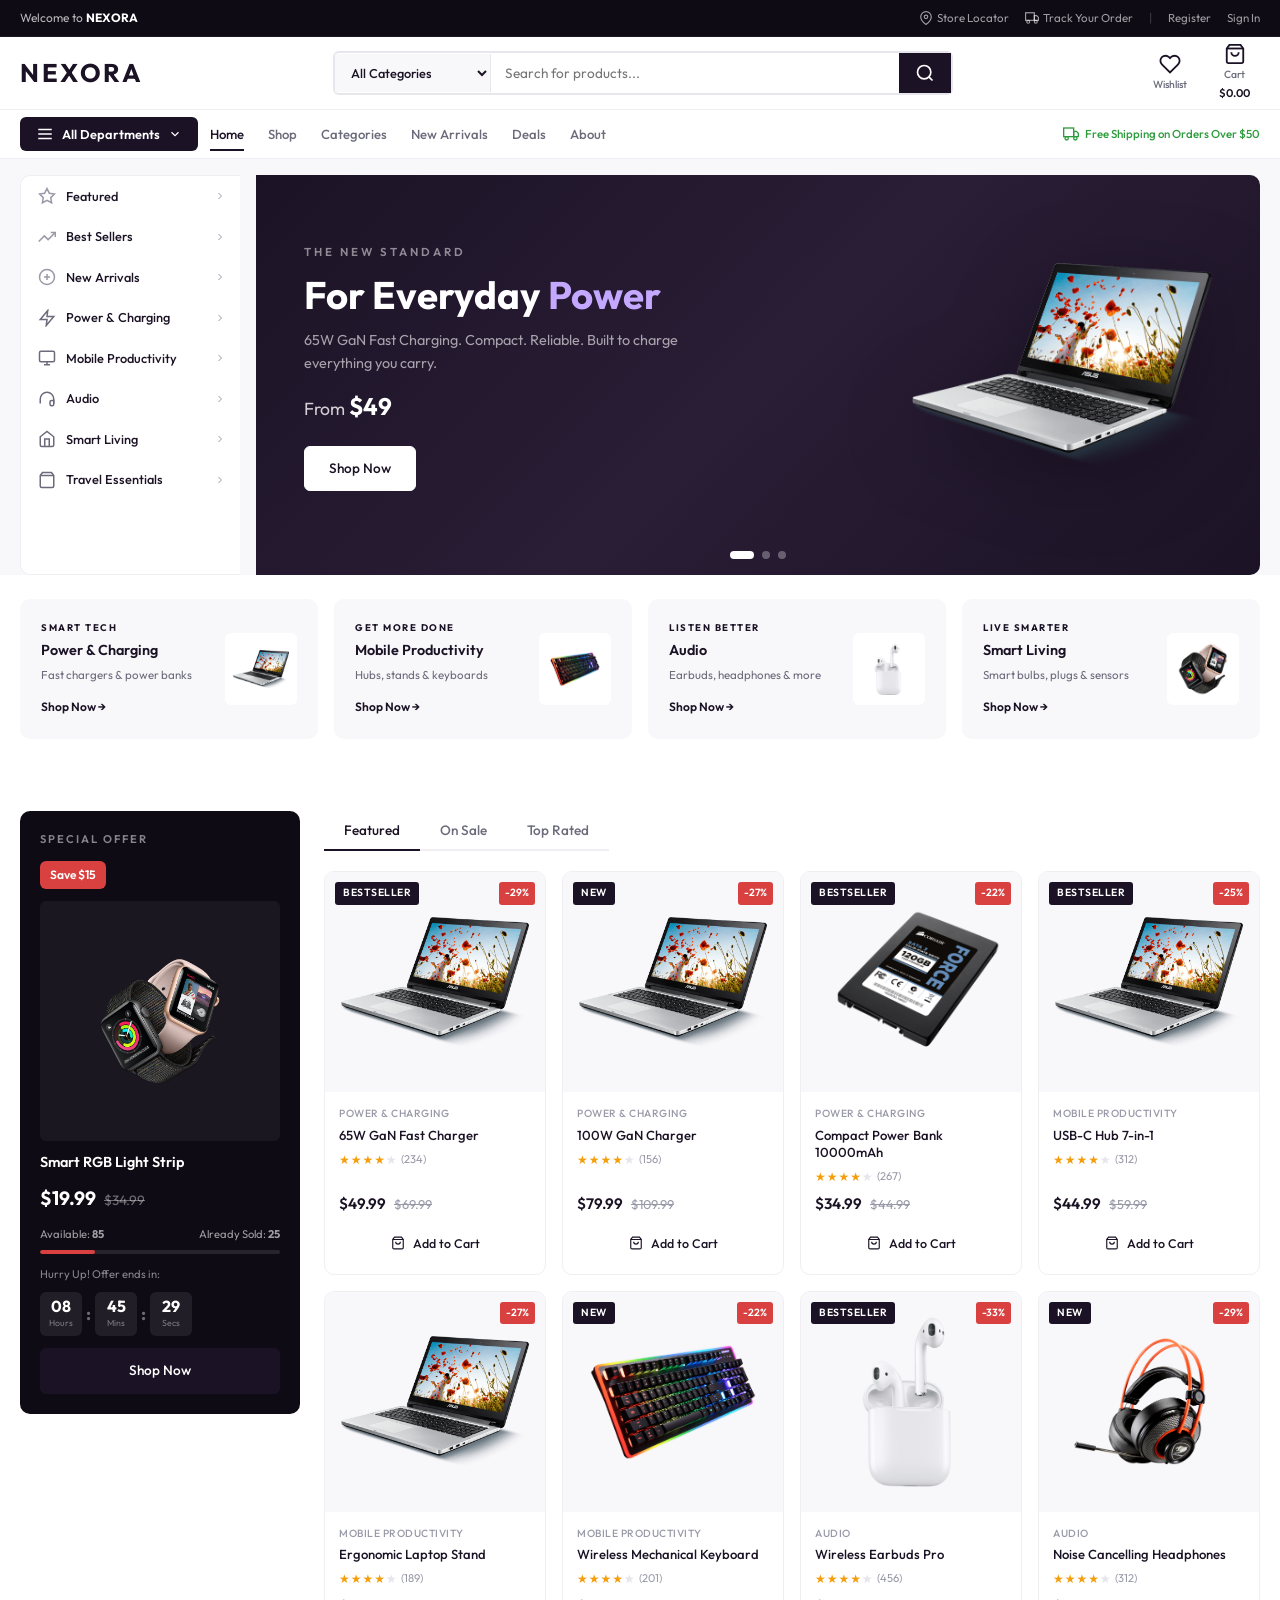
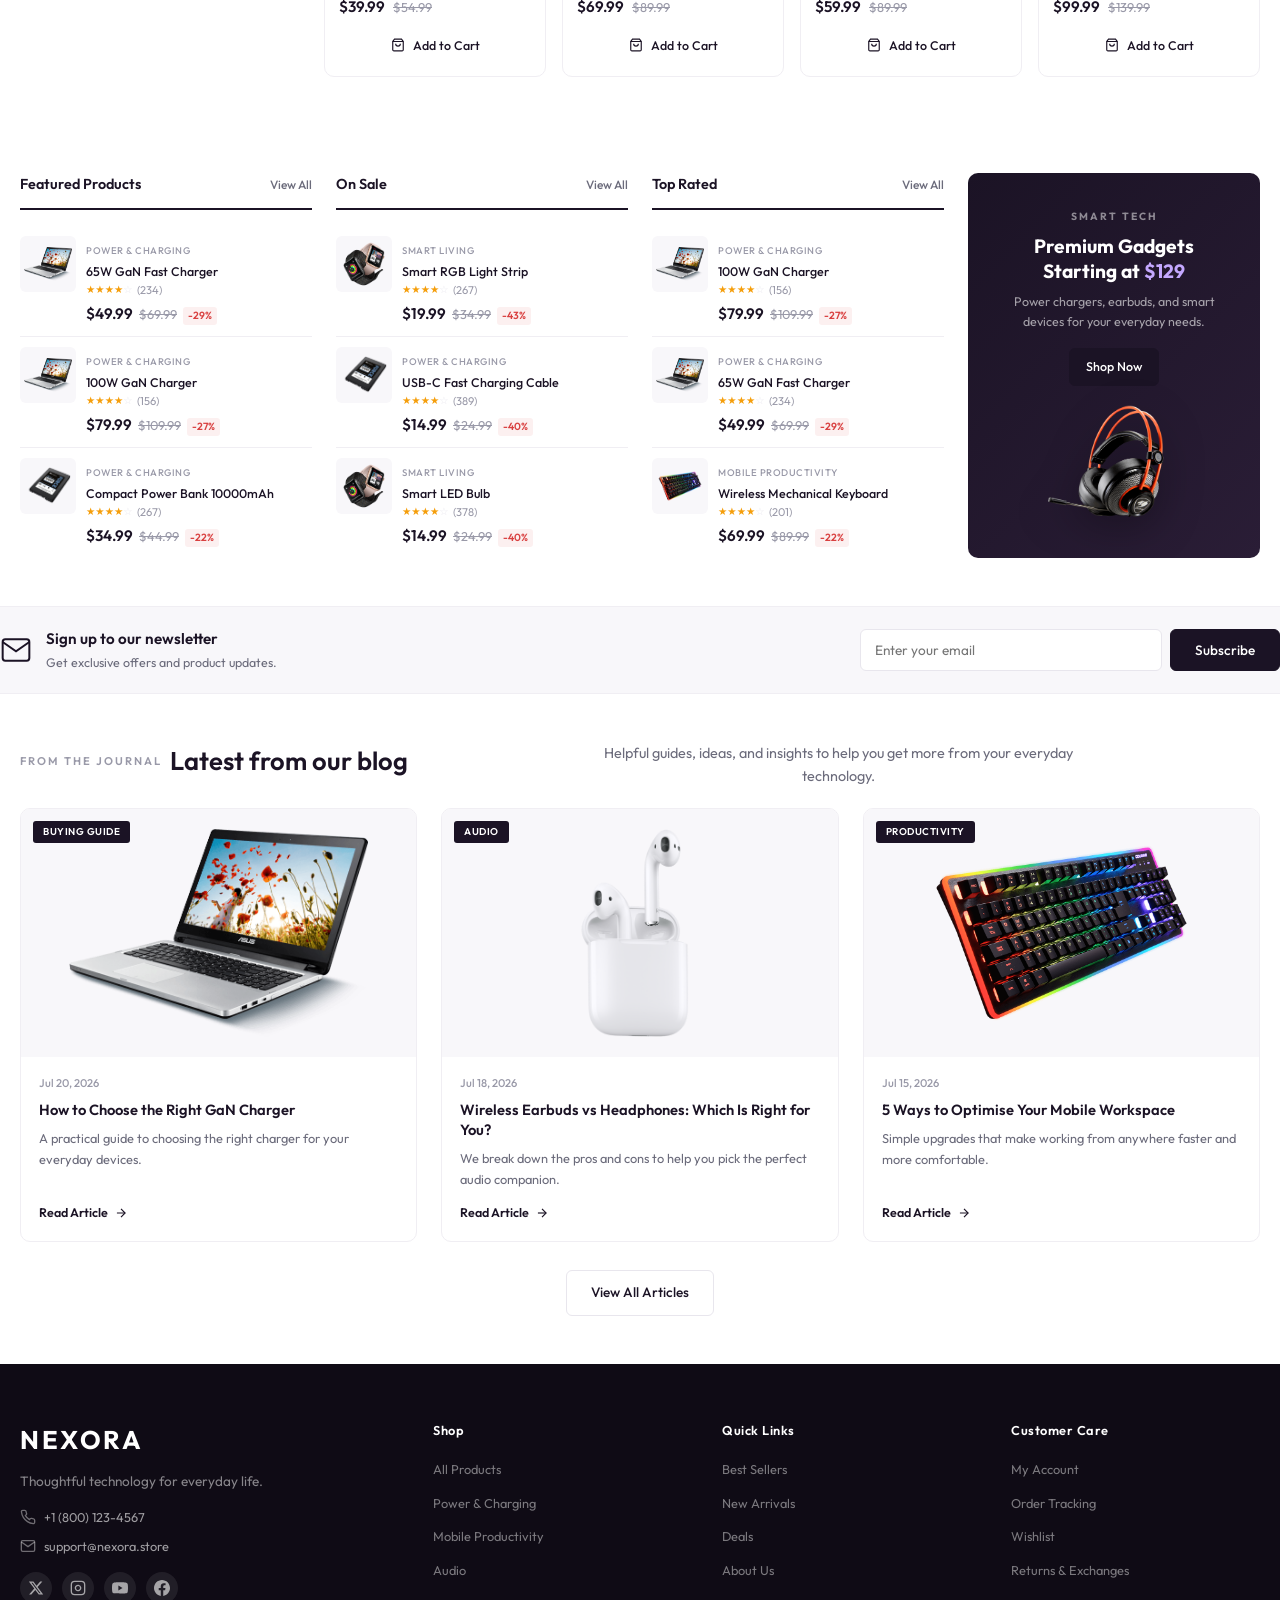
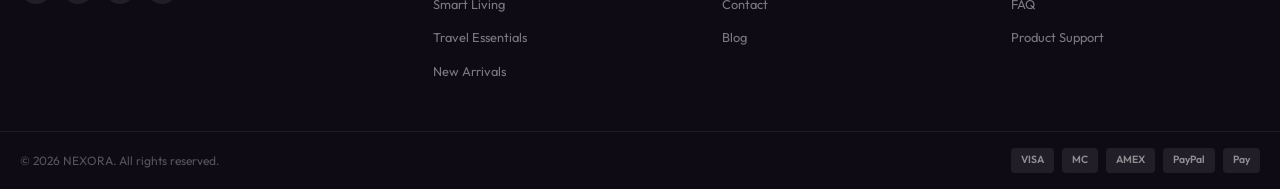
<file: index.html>
<!DOCTYPE html>
<html lang="en">
<head>
  <meta charset="UTF-8">
  <meta name="viewport" content="width=device-width, initial-scale=1.0">
  <meta name="description" content="NEXORA - Thoughtful technology for everyday life. Smart, practical electronics designed to make work, travel, and daily life easier.">
  <title>NEXORA - Premium Electronics Store</title>
  <link rel="stylesheet" href="css/style.css">
  <link rel="stylesheet" href="css/components.css">
  <link rel="stylesheet" href="css/responsive.css">
</head>
<body>
  <div class="header-wrapper"></div>

  <main>
    <section class="hero-section">
      <div class="container hero-layout">
        <aside class="hero-sidebar" id="hero-sidebar" aria-label="Categories"></aside>
        <div class="hero-main">
          <div class="hero-banner" id="hero-banner">
            <div class="hero-slide active" data-slide="0">
              <div class="hero-slide-content">
                <p class="hero-slide-eyebrow">THE NEW STANDARD</p>
                <h1 class="hero-slide-title">For Everyday <span class="hero-accent">Power</span></h1>
                <p class="hero-slide-desc">65W GaN Fast Charging. Compact. Reliable. Built to charge everything you carry.</p>
                <p class="hero-slide-price">From <strong>$49</strong></p>
                <a href="shop.html?category=power-charging" class="btn btn-primary">Shop Now</a>
              </div>
              <div class="hero-slide-visual">
                <img src="assets/laptop.png" alt="65W GaN Fast Charger" loading="eager">
              </div>
            </div>
            <div class="hero-slide" data-slide="1">
              <div class="hero-slide-content">
                <p class="hero-slide-eyebrow">IMMERSIVE AUDIO</p>
                <h1 class="hero-slide-title">Wireless <span class="hero-accent">Earbuds Pro</span></h1>
                <p class="hero-slide-desc">Active Noise Cancellation. 30-Hour Battery. IPX5 Water Resistant.</p>
                <p class="hero-slide-price">From <strong>$59</strong></p>
                <a href="shop.html?category=audio" class="btn btn-primary">Shop Now</a>
              </div>
              <div class="hero-slide-visual">
                <img src="assets/air pods.png" alt="Wireless Earbuds Pro" loading="lazy">
              </div>
            </div>
            <div class="hero-slide" data-slide="2">
              <div class="hero-slide-content">
                <p class="hero-slide-eyebrow">SMART PRODUCTIVITY</p>
                <h1 class="hero-slide-title">Mechanical <span class="hero-accent">Keyboard</span></h1>
                <p class="hero-slide-desc">Hot-Swappable Switches. Tri-Mode Connectivity. RGB Backlight.</p>
                <p class="hero-slide-price">From <strong>$69</strong></p>
                <a href="shop.html?category=mobile-productivity" class="btn btn-primary">Shop Now</a>
              </div>
              <div class="hero-slide-visual">
                <img src="assets/keyboard.png" alt="Mechanical Keyboard" loading="lazy">
              </div>
            </div>
          </div>
          <div class="hero-dots">
            <button class="hero-dot active" data-slide="0" aria-label="Slide 1"></button>
            <button class="hero-dot" data-slide="1" aria-label="Slide 2"></button>
            <button class="hero-dot" data-slide="2" aria-label="Slide 3"></button>
          </div>
        </div>
      </div>
    </section>

    <section class="promo-cards-section">
      <div class="container">
        <div class="promo-cards-grid" id="promo-cards-grid"></div>
      </div>
    </section>

    <section class="section featured-section">
      <div class="container">
        <div class="featured-layout">
          <div class="special-offer-panel" id="special-offer-panel"></div>
          <div class="featured-products-area">
            <div class="featured-tabs-header">
              <div class="featured-tabs">
                <button class="featured-tab active" data-tab="featured">Featured</button>
                <button class="featured-tab" data-tab="onsale">On Sale</button>
                <button class="featured-tab" data-tab="toprated">Top Rated</button>
              </div>
            </div>
            <div class="featured-products-grid" id="featured-products-grid"></div>
          </div>
        </div>
      </div>
    </section>

    <section class="section showcase-section">
      <div class="container">
        <div class="showcase-grid">
          <div class="showcase-col" id="col-featured">
            <div class="showcase-col-header">
              <h3>Featured Products</h3>
              <a href="shop.html?sort=featured" class="showcase-viewall">View All</a>
            </div>
            <div class="showcase-col-items" id="featured-items"></div>
          </div>
          <div class="showcase-col" id="col-onsale">
            <div class="showcase-col-header">
              <h3>On Sale</h3>
              <a href="shop.html?sort=discount" class="showcase-viewall">View All</a>
            </div>
            <div class="showcase-col-items" id="sale-items"></div>
          </div>
          <div class="showcase-col" id="col-toprated">
            <div class="showcase-col-header">
              <h3>Top Rated</h3>
              <a href="shop.html?sort=rating" class="showcase-viewall">View All</a>
            </div>
            <div class="showcase-col-items" id="toprated-items"></div>
          </div>
          <div class="showcase-ad" id="showcase-ad">
            <p class="showcase-ad-eyebrow">SMART TECH</p>
            <h3 class="showcase-ad-title">Premium Gadgets <br>Starting at <strong>$129</strong></h3>
            <p class="showcase-ad-desc">Power chargers, earbuds, and smart devices for your everyday needs.</p>
            <a href="shop.html" class="btn btn-primary btn-sm">Shop Now</a>
            <div class="showcase-ad-visual">
              <img src="assets/headset.png" alt="Premium Headphones" loading="lazy">
            </div>
          </div>
        </div>
      </div>
    </section>

    <section class="newsletter-strip">
      <div class="container newsletter-strip-inner">
        <div class="newsletter-strip-left">
          <svg width="32" height="32" viewBox="0 0 24 24" fill="none" stroke="currentColor" stroke-width="1.5"><path d="M4 4h16c1.1 0 2 .9 2 2v12c0 1.1-.9 2-2 2H4c-1.1 0-2-.9-2-2V6c0-1.1.9-2 2-2z"/><polyline points="22,6 12,13 2,6"/></svg>
          <div>
            <h3>Sign up to our newsletter</h3>
            <p>Get exclusive offers and product updates.</p>
          </div>
        </div>
        <form class="newsletter-strip-form" id="newsletter-form">
          <input type="email" placeholder="Enter your email" required aria-label="Email address">
          <button type="submit" class="btn btn-primary">Subscribe</button>
        </form>
      </div>
      <p class="newsletter-success" id="newsletter-success">Thanks for subscribing! Check your inbox for a welcome message.</p>
    </section>

    <section class="section blog-section" id="recent-blog-section"></section>
  </main>

  <div class="footer-wrapper"></div>

  <script src="js/config.js"></script>
  <script src="js/data/categories.js"></script>
  <script src="js/data/products.js"></script>
  <script src="js/data/blogs.js"></script>
  <script src="js/services/productService.js"></script>
  <script src="js/services/blogService.js"></script>
  <script src="js/services/cartService.js"></script>
  <script src="js/services/wishlistService.js"></script>
  <script src="js/services/authService.js"></script>
  <script src="js/services/orderService.js"></script>
  <script src="js/components/toast.js"></script>
  <script src="js/components/modal.js"></script>
  <script src="js/components/productCard.js"></script>
  <script src="js/components/header.js"></script>
  <script src="js/app.js"></script>
  <script src="js/pages/home.js"></script>
</body>
</html>
</file>
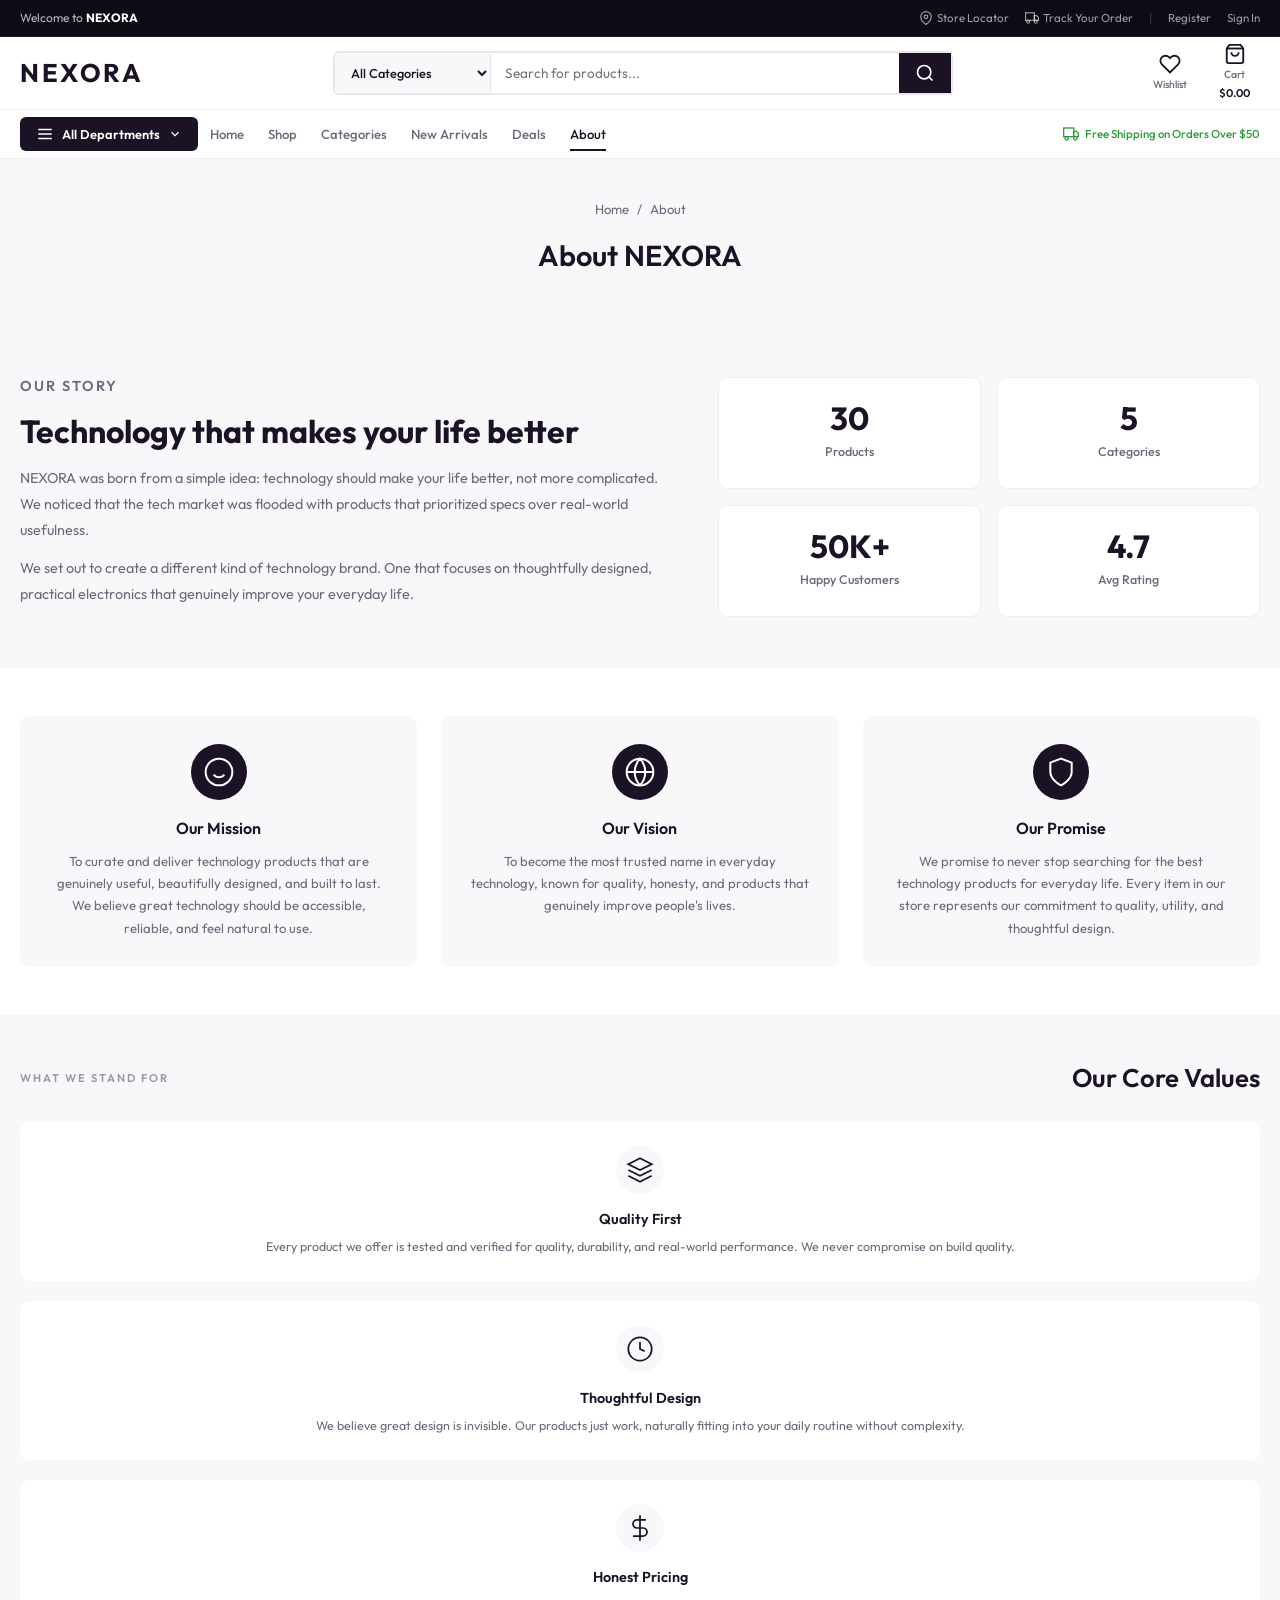
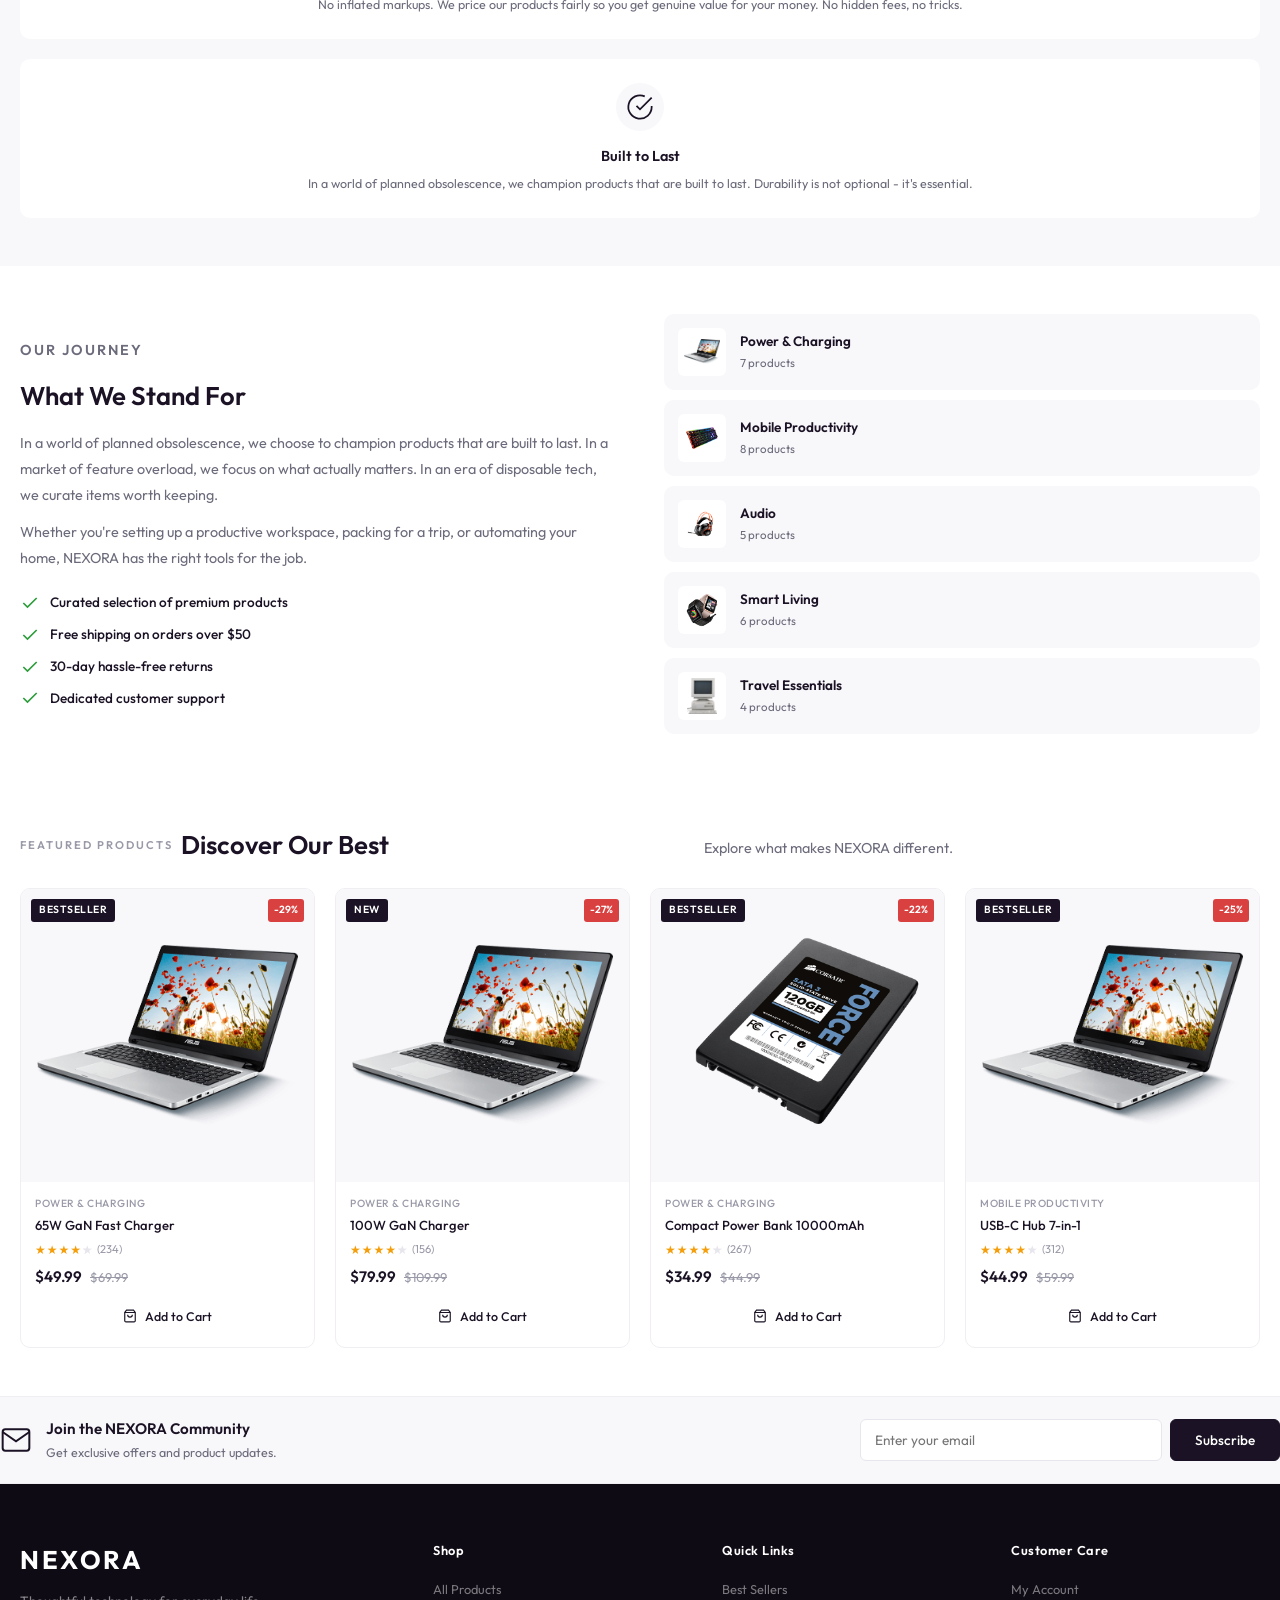
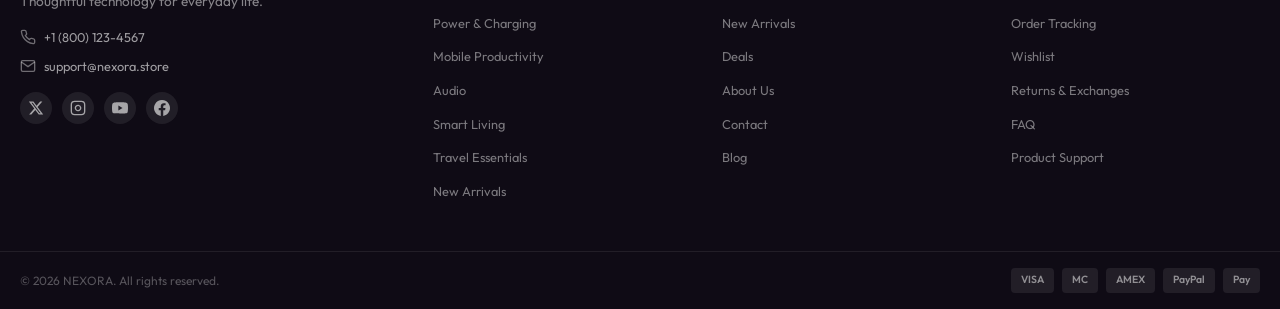
<file: about.html>
<!DOCTYPE html>
<html lang="en">
<head>
  <meta charset="UTF-8">
  <meta name="viewport" content="width=device-width, initial-scale=1.0">
  <meta name="description" content="About NEXORA - Our story, mission, values, and the team behind thoughtful technology.">
  <title>About - NEXORA</title>
  <link rel="stylesheet" href="css/style.css">
  <link rel="stylesheet" href="css/components.css">
  <link rel="stylesheet" href="css/responsive.css">
</head>
<body>
  <div class="header-wrapper"></div>

  <main class="page">
    <div class="page-header">
      <nav class="breadcrumb" aria-label="Breadcrumb">
        <a href="index.html">Home</a>
        <span aria-hidden="true">/</span>
        <span>About</span>
      </nav>
      <h1>About NEXORA</h1>
    </div>

    <section class="about-hero">
      <div class="container">
        <div class="about-hero-grid">
          <div class="about-hero-text">
            <p class="about-hero-eyebrow">OUR STORY</p>
            <h2>Technology that makes your life better</h2>
            <p>NEXORA was born from a simple idea: technology should make your life better, not more complicated. We noticed that the tech market was flooded with products that prioritized specs over real-world usefulness.</p>
            <p>We set out to create a different kind of technology brand. One that focuses on thoughtfully designed, practical electronics that genuinely improve your everyday life.</p>
          </div>
          <div class="about-hero-stats">
            <div class="about-stat">
              <span class="about-stat-number" data-count="">0</span>
              <span class="about-stat-label">Products</span>
            </div>
            <div class="about-stat">
              <span class="about-stat-number" data-count="">0</span>
              <span class="about-stat-label">Categories</span>
            </div>
            <div class="about-stat">
              <span class="about-stat-number">50K+</span>
              <span class="about-stat-label">Happy Customers</span>
            </div>
            <div class="about-stat">
              <span class="about-stat-number">4.7</span>
              <span class="about-stat-label">Avg Rating</span>
            </div>
          </div>
        </div>
      </div>
    </section>

    <section class="about-mission">
      <div class="container">
        <div class="about-mission-grid">
          <div class="about-mission-card">
            <div class="about-mission-icon">
              <svg width="32" height="32" viewBox="0 0 24 24" fill="none" stroke="currentColor" stroke-width="1.5"><circle cx="12" cy="12" r="10"/><path d="M8 14s1.5 2 4 2 4-2 4-2"/><line x1="9" y1="9" x2="9.01" y2="9"/><line x1="15" y1="9" x2="15.01" y2="9"/></svg>
            </div>
            <h3>Our Mission</h3>
            <p>To curate and deliver technology products that are genuinely useful, beautifully designed, and built to last. We believe great technology should be accessible, reliable, and feel natural to use.</p>
          </div>
          <div class="about-mission-card">
            <div class="about-mission-icon">
              <svg width="32" height="32" viewBox="0 0 24 24" fill="none" stroke="currentColor" stroke-width="1.5"><circle cx="12" cy="12" r="10"/><path d="M2 12h20"/><path d="M12 2a15.3 15.3 0 0 1 4 10 15.3 15.3 0 0 1-4 10 15.3 15.3 0 0 1-4-10 15.3 15.3 0 0 1 4-10z"/></svg>
            </div>
            <h3>Our Vision</h3>
            <p>To become the most trusted name in everyday technology, known for quality, honesty, and products that genuinely improve people's lives.</p>
          </div>
          <div class="about-mission-card">
            <div class="about-mission-icon">
              <svg width="32" height="32" viewBox="0 0 24 24" fill="none" stroke="currentColor" stroke-width="1.5"><path d="M12 22s8-4 8-10V5l-8-3-8 3v7c0 6 8 10 8 10z"/></svg>
            </div>
            <h3>Our Promise</h3>
            <p>We promise to never stop searching for the best technology products for everyday life. Every item in our store represents our commitment to quality, utility, and thoughtful design.</p>
          </div>
        </div>
      </div>
    </section>

    <section class="about-values">
      <div class="container">
        <div class="section-header">
          <p class="section-label">WHAT WE STAND FOR</p>
          <h2 class="section-title">Our Core Values</h2>
        </div>
        <div class="about-values-grid">
          <div class="about-value-card">
            <div class="about-value-icon">
              <svg width="28" height="28" viewBox="0 0 24 24" fill="none" stroke="currentColor" stroke-width="1.5"><path d="M12 2L2 7l10 5 10-5-10-5z"/><path d="M2 17l10 5 10-5"/><path d="M2 12l10 5 10-5"/></svg>
            </div>
            <h3>Quality First</h3>
            <p>Every product we offer is tested and verified for quality, durability, and real-world performance. We never compromise on build quality.</p>
          </div>
          <div class="about-value-card">
            <div class="about-value-icon">
              <svg width="28" height="28" viewBox="0 0 24 24" fill="none" stroke="currentColor" stroke-width="1.5"><path d="M12 22c5.523 0 10-4.477 10-10S17.523 2 12 2 2 6.477 2 12s4.477 10 10 10z"/><path d="M12 6v6l4 2"/></svg>
            </div>
            <h3>Thoughtful Design</h3>
            <p>We believe great design is invisible. Our products just work, naturally fitting into your daily routine without complexity.</p>
          </div>
          <div class="about-value-card">
            <div class="about-value-icon">
              <svg width="28" height="28" viewBox="0 0 24 24" fill="none" stroke="currentColor" stroke-width="1.5"><line x1="12" y1="1" x2="12" y2="23"/><path d="M17 5H9.5a3.5 3.5 0 0 0 0 7h5a3.5 3.5 0 0 1 0 7H6"/></svg>
            </div>
            <h3>Honest Pricing</h3>
            <p>No inflated markups. We price our products fairly so you get genuine value for your money. No hidden fees, no tricks.</p>
          </div>
          <div class="about-value-card">
            <div class="about-value-icon">
              <svg width="28" height="28" viewBox="0 0 24 24" fill="none" stroke="currentColor" stroke-width="1.5"><path d="M22 11.08V12a10 10 0 1 1-5.93-9.14"/><polyline points="22 4 12 14.01 9 11.01"/></svg>
            </div>
            <h3>Built to Last</h3>
            <p>In a world of planned obsolescence, we champion products that are built to last. Durability is not optional - it's essential.</p>
          </div>
        </div>
      </div>
    </section>

    <section class="about-story">
      <div class="container">
        <div class="about-story-grid">
          <div class="about-story-content">
            <p class="section-label">OUR JOURNEY</p>
            <h2>What We Stand For</h2>
            <p>In a world of planned obsolescence, we choose to champion products that are built to last. In a market of feature overload, we focus on what actually matters. In an era of disposable tech, we curate items worth keeping.</p>
            <p>Whether you're setting up a productive workspace, packing for a trip, or automating your home, NEXORA has the right tools for the job.</p>
            <div class="about-story-highlights">
              <div class="about-highlight">
                <svg width="20" height="20" viewBox="0 0 24 24" fill="none" stroke="currentColor" stroke-width="2"><polyline points="20 6 9 17 4 12"/></svg>
                <span>Curated selection of premium products</span>
              </div>
              <div class="about-highlight">
                <svg width="20" height="20" viewBox="0 0 24 24" fill="none" stroke="currentColor" stroke-width="2"><polyline points="20 6 9 17 4 12"/></svg>
                <span>Free shipping on orders over $50</span>
              </div>
              <div class="about-highlight">
                <svg width="20" height="20" viewBox="0 0 24 24" fill="none" stroke="currentColor" stroke-width="2"><polyline points="20 6 9 17 4 12"/></svg>
                <span>30-day hassle-free returns</span>
              </div>
              <div class="about-highlight">
                <svg width="20" height="20" viewBox="0 0 24 24" fill="none" stroke="currentColor" stroke-width="2"><polyline points="20 6 9 17 4 12"/></svg>
                <span>Dedicated customer support</span>
              </div>
            </div>
          </div>
          <div class="about-story-visual">
            <div class="about-category-showcase" id="about-category-showcase"></div>
          </div>
        </div>
      </div>
    </section>

    <section class="section">
      <div class="container">
        <div class="section-header">
          <p class="section-label">FEATURED PRODUCTS</p>
          <h2 class="section-title">Discover Our Best</h2>
          <p class="section-desc">Explore what makes NEXORA different.</p>
        </div>
        <div class="products-grid" id="about-featured-products"></div>
      </div>
    </section>

    <section class="newsletter-strip">
      <div class="container newsletter-strip-inner">
        <div class="newsletter-strip-left">
          <svg width="32" height="32" viewBox="0 0 24 24" fill="none" stroke="currentColor" stroke-width="1.5"><path d="M4 4h16c1.1 0 2 .9 2 2v12c0 1.1-.9 2-2 2H4c-1.1 0-2-.9-2-2V6c0-1.1.9-2 2-2z"/><polyline points="22,6 12,13 2,6"/></svg>
          <div>
            <h3>Join the NEXORA Community</h3>
            <p>Get exclusive offers and product updates.</p>
          </div>
        </div>
        <form class="newsletter-strip-form" id="about-newsletter-form">
          <input type="email" placeholder="Enter your email" required aria-label="Email address">
          <button type="submit" class="btn btn-primary">Subscribe</button>
        </form>
      </div>
      <p class="newsletter-success" id="about-newsletter-success">Thanks for subscribing! Check your inbox for a welcome message.</p>
    </section>
  </main>

  <div class="footer-wrapper"></div>

  <script src="js/config.js"></script>
  <script src="js/data/categories.js"></script>
  <script src="js/data/products.js"></script>
  <script src="js/services/productService.js"></script>
  <script src="js/services/cartService.js"></script>
  <script src="js/services/wishlistService.js"></script>
  <script src="js/services/authService.js"></script>
  <script src="js/services/orderService.js"></script>
  <script src="js/components/toast.js"></script>
  <script src="js/components/modal.js"></script>
  <script src="js/components/productCard.js"></script>
  <script src="js/components/header.js"></script>
  <script src="js/app.js"></script>
  <script>
    document.addEventListener("DOMContentLoaded", async () => {
      initHeader();
      APP.init();

      const statNumbers = document.querySelectorAll(".about-stat-number[data-count]");
      statNumbers[0].dataset.count = PRODUCTS.length;
      statNumbers[0].textContent = PRODUCTS.length;
      statNumbers[1].dataset.count = CATEGORIES.length;
      statNumbers[1].textContent = CATEGORIES.length;

      const showcase = document.getElementById("about-category-showcase");
      if (showcase) {
        showcase.innerHTML = CATEGORIES.map(cat => {
          const count = PRODUCTS.filter(p => p.categoryId === cat.id).length;
          return `
            <a href="shop.html?category=${cat.id}" class="about-showcase-item">
              <img src="${cat.image}" alt="${cat.name}" loading="lazy">
              <div>
                <span class="about-showcase-name">${cat.name}</span>
                <span class="about-showcase-count">${count} products</span>
              </div>
            </a>
          `;
        }).join("");
      }

      const featured = await ProductService.getFeaturedProducts(4);
      const grid = document.getElementById("about-featured-products");
      if (grid && featured.length) {
        grid.innerHTML = featured.map(renderProductCard).join("");
        initWishlistBadges();
      }

      document.getElementById("about-newsletter-form")?.addEventListener("submit", (e) => {
        e.preventDefault();
        const input = e.target.querySelector("input");
        const email = input?.value.trim();
        if (!email || !/^[^\s@]+@[^\s@]+\.[^\s@]+$/.test(email)) {
          showToast("Please enter a valid email.", "error");
          return;
        }
        e.target.style.display = "none";
        document.getElementById("about-newsletter-success").style.display = "block";
        showToast("Subscribed successfully!");
      });

      const stats = document.querySelectorAll(".about-stat-number[data-count]");
      const observer = new IntersectionObserver((entries) => {
        entries.forEach(entry => {
          if (entry.isIntersecting) {
            const el = entry.target;
            const target = parseInt(el.dataset.count);
            if (isNaN(target)) return;
            let current = 0;
            const step = Math.max(1, Math.floor(target / 30));
            const timer = setInterval(() => {
              current += step;
              if (current >= target) {
                current = target;
                clearInterval(timer);
              }
              el.textContent = current;
            }, 30);
            observer.unobserve(el);
          }
        });
      }, { threshold: 0.5 });

      stats.forEach(stat => observer.observe(stat));
    });
  </script>
</body>
</html>
</file>
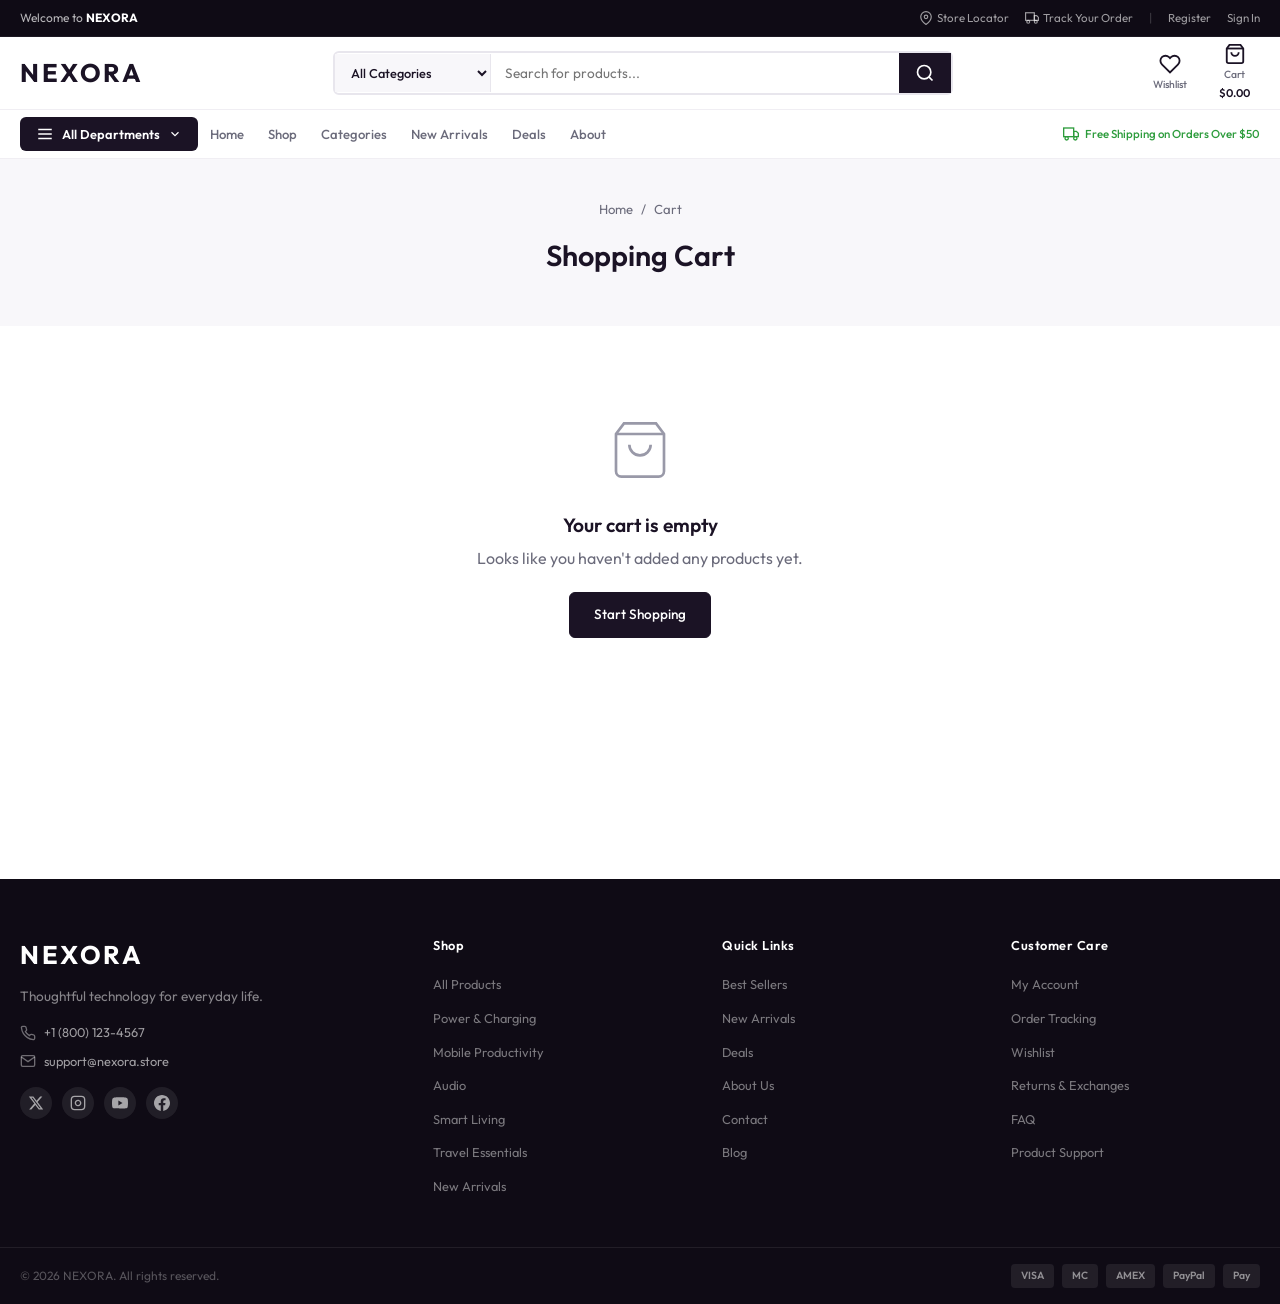
<file: cart.html>
<!DOCTYPE html>
<html lang="en">
<head>
  <meta charset="UTF-8">
  <meta name="viewport" content="width=device-width, initial-scale=1.0">
  <meta name="description" content="Review your shopping cart at NEXORA. Proceed to checkout when ready.">
  <title>Cart - NEXORA</title>
  <link rel="stylesheet" href="css/style.css">
  <link rel="stylesheet" href="css/components.css">
  <link rel="stylesheet" href="css/responsive.css">
</head>
<body>
  <div class="header-wrapper"></div>

  <main class="page">
    <div class="page-header">
      <nav class="breadcrumb" aria-label="Breadcrumb">
        <a href="index.html">Home</a>
        <span aria-hidden="true">/</span>
        <span>Cart</span>
      </nav>
      <h1>Shopping Cart</h1>
    </div>
    <div class="container cart-layout" id="cart-container"></div>
  </main>

  <div class="footer-wrapper"></div>

  <script src="js/config.js"></script>
  <script src="js/data/categories.js"></script>
  <script src="js/data/products.js"></script>
  <script src="js/services/productService.js"></script>
  <script src="js/services/cartService.js"></script>
  <script src="js/services/wishlistService.js"></script>
  <script src="js/services/authService.js"></script>
  <script src="js/services/orderService.js"></script>
  <script src="js/components/toast.js"></script>
  <script src="js/components/modal.js"></script>
  <script src="js/components/productCard.js"></script>
  <script src="js/components/header.js"></script>
  <script src="js/app.js"></script>
  <script src="js/pages/cart.js"></script>
</body>
</html>
</file>
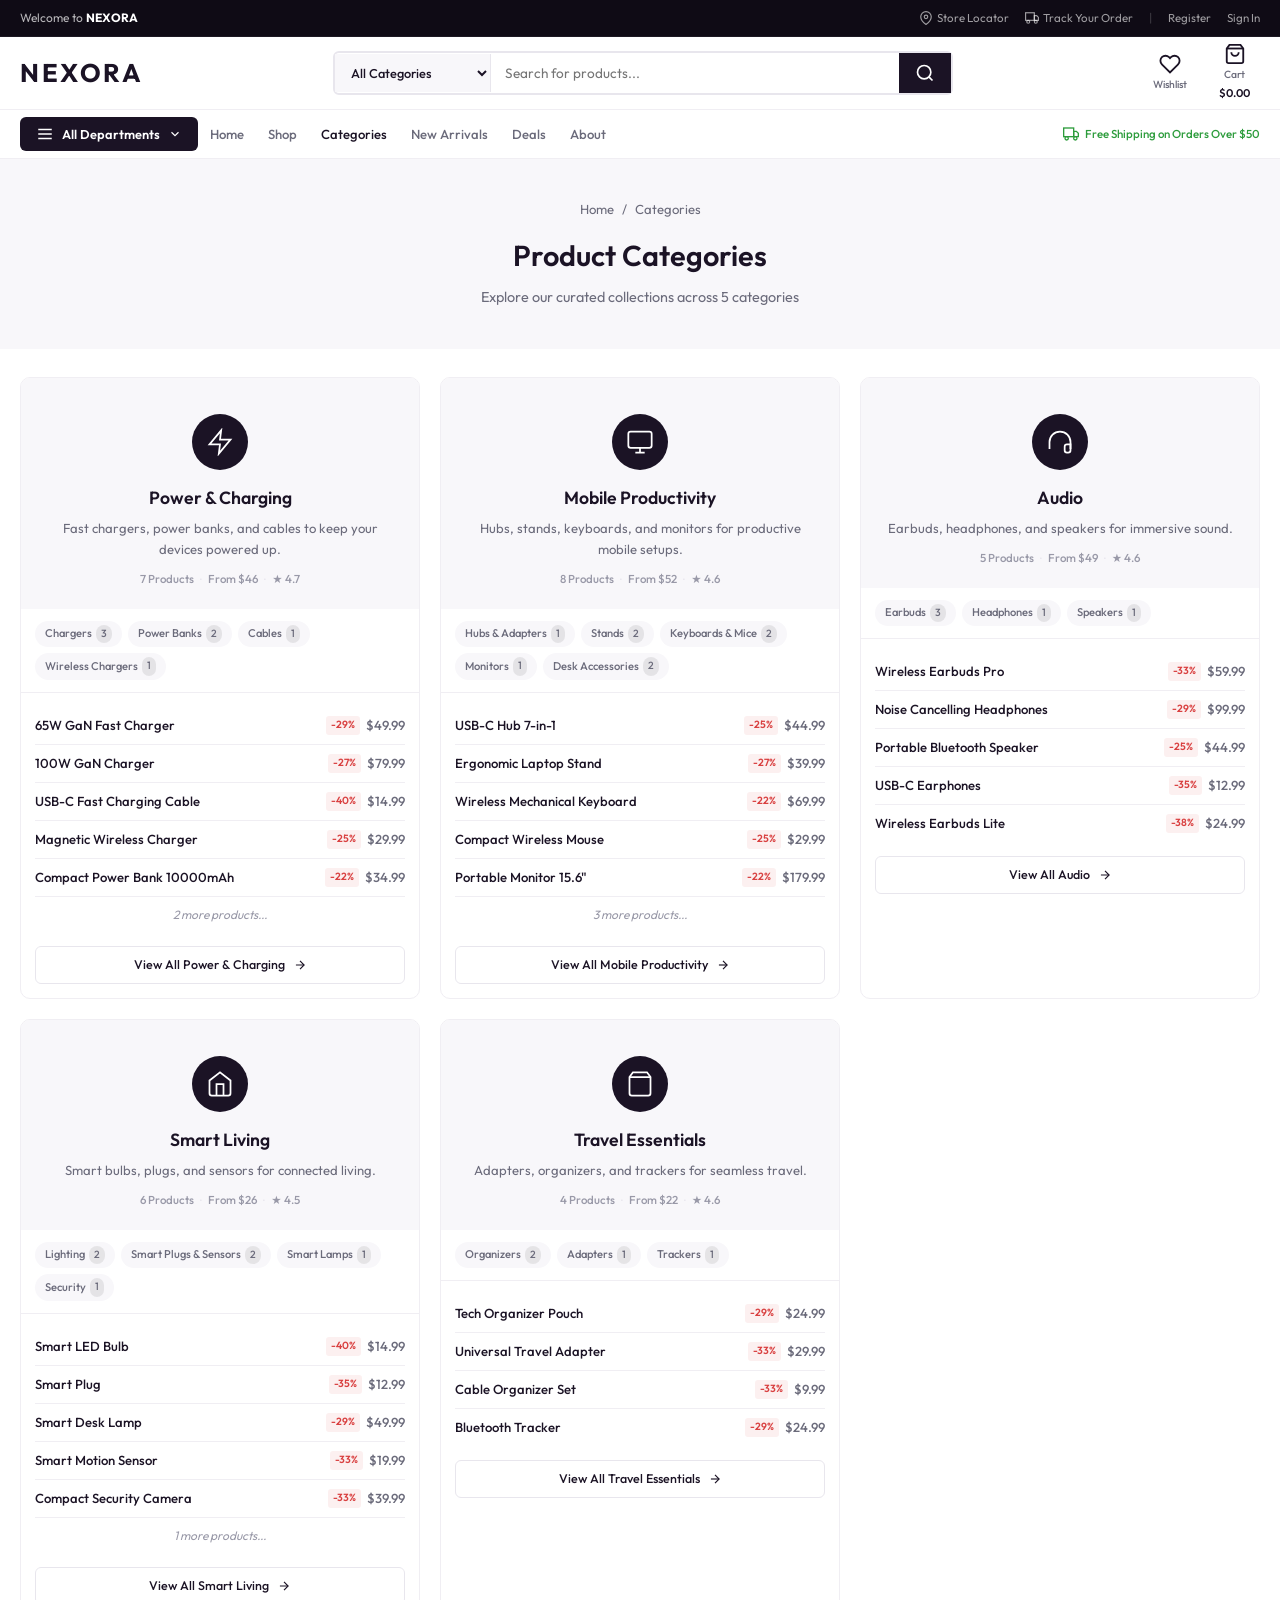
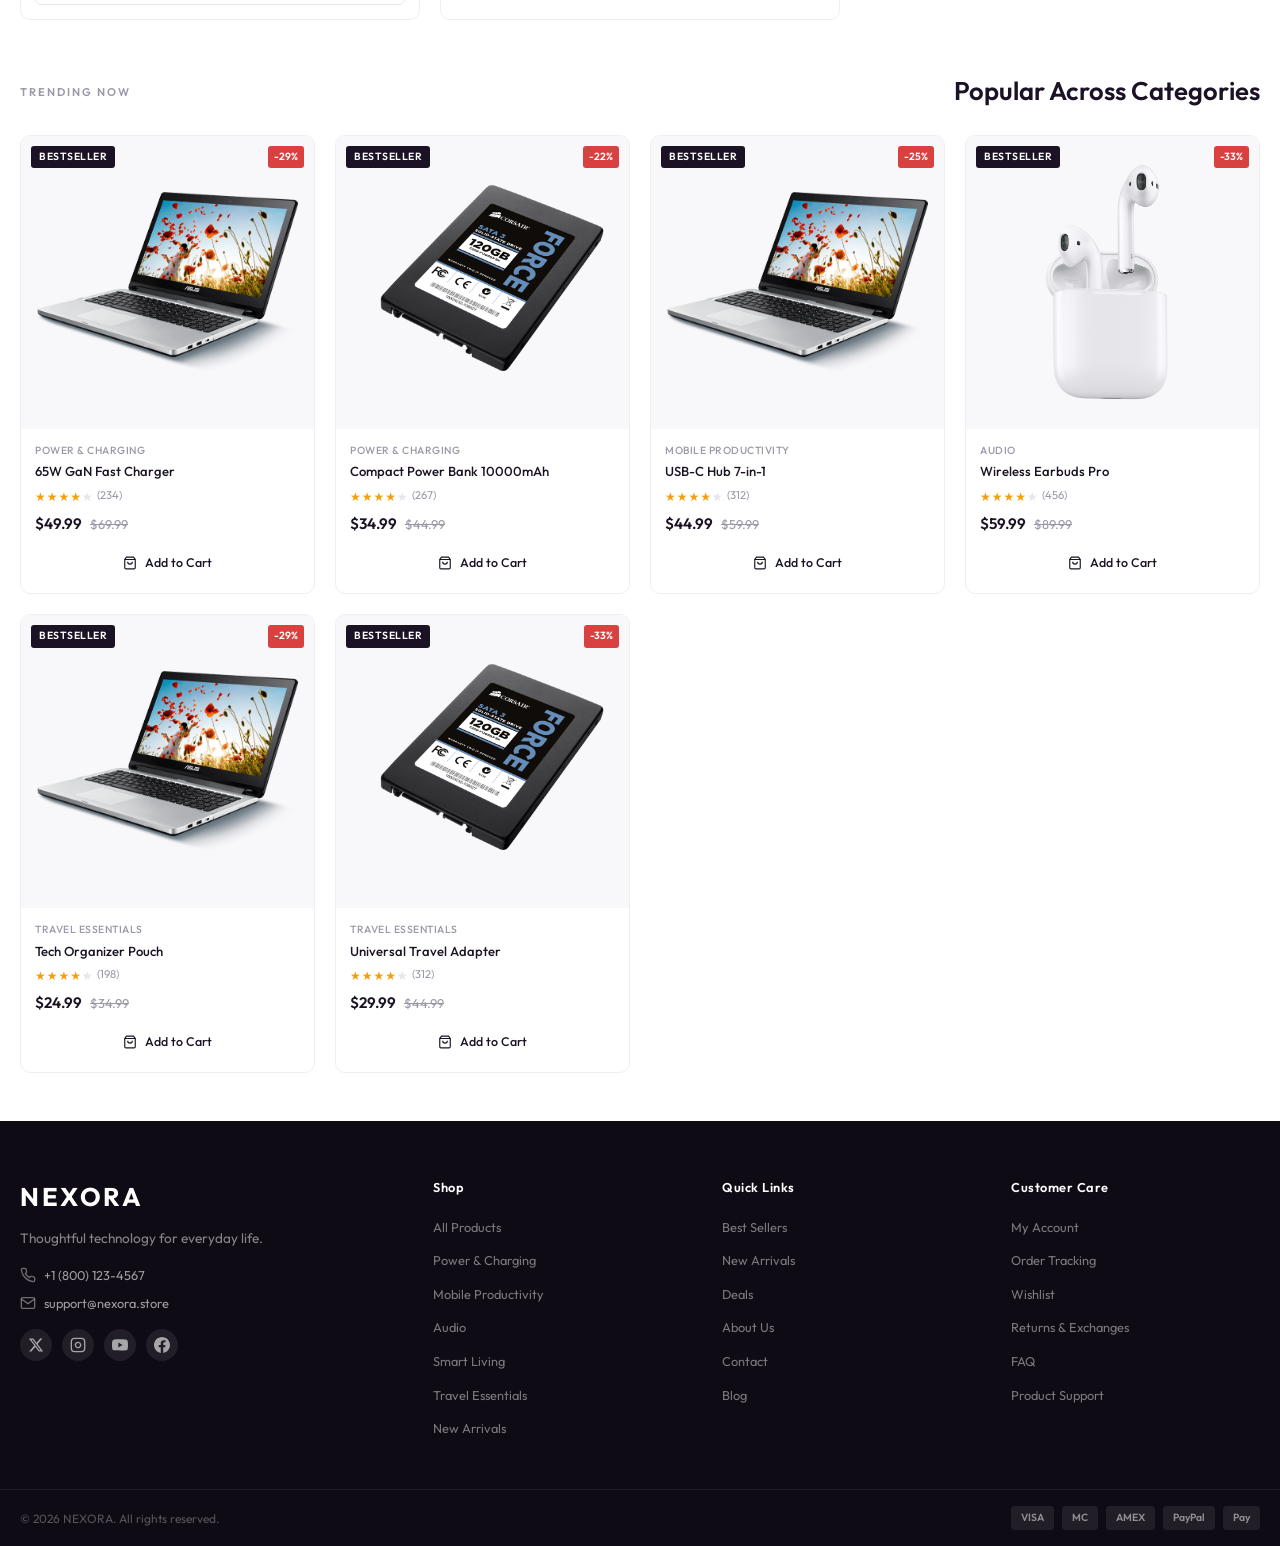
<file: categories.html>
<!DOCTYPE html>
<html lang="en">
<head>
  <meta charset="UTF-8">
  <meta name="viewport" content="width=device-width, initial-scale=1.0">
  <meta name="description" content="Browse NEXORA product categories - Power, Productivity, Audio, Smart Living, and Travel.">
  <title>Categories - NEXORA</title>
  <link rel="stylesheet" href="css/style.css">
  <link rel="stylesheet" href="css/components.css">
  <link rel="stylesheet" href="css/responsive.css">
</head>
<body>
  <div class="header-wrapper"></div>

  <main class="page">
    <div class="page-header">
      <nav class="breadcrumb" aria-label="Breadcrumb">
        <a href="index.html">Home</a>
        <span aria-hidden="true">/</span>
        <span>Categories</span>
      </nav>
      <h1>Product Categories</h1>
      <p class="page-subtitle">Explore our curated collections across 5 categories</p>
    </div>
    <div class="container">
      <div class="categories-page-grid" id="categories-grid"></div>

      <section class="section" style="padding-top: 0;">
        <div class="section-header">
          <p class="section-label">TRENDING NOW</p>
          <h2 class="section-title">Popular Across Categories</h2>
        </div>
        <div class="products-grid" id="popular-products"></div>
      </section>
    </div>
  </main>

  <div class="footer-wrapper"></div>

  <script src="js/config.js"></script>
  <script src="js/data/categories.js"></script>
  <script src="js/data/products.js"></script>
  <script src="js/services/productService.js"></script>
  <script src="js/services/cartService.js"></script>
  <script src="js/services/wishlistService.js"></script>
  <script src="js/services/authService.js"></script>
  <script src="js/services/orderService.js"></script>
  <script src="js/components/toast.js"></script>
  <script src="js/components/modal.js"></script>
  <script src="js/components/productCard.js"></script>
  <script src="js/components/header.js"></script>
  <script src="js/app.js"></script>
  <script>
    document.addEventListener("DOMContentLoaded", async () => {
      initHeader();
      APP.init();

      const grid = document.getElementById("categories-grid");
      const iconMap = {
        "power-charging": '<svg width="28" height="28" viewBox="0 0 24 24" fill="none" stroke="currentColor" stroke-width="1.5"><polygon points="13 2 3 14 12 14 11 22 21 10 12 10 13 2"/></svg>',
        "mobile-productivity": '<svg width="28" height="28" viewBox="0 0 24 24" fill="none" stroke="currentColor" stroke-width="1.5"><rect x="2" y="3" width="20" height="14" rx="2" ry="2"/><line x1="8" y1="21" x2="16" y2="21"/><line x1="12" y1="17" x2="12" y2="21"/></svg>',
        "audio": '<svg width="28" height="28" viewBox="0 0 24 24" fill="none" stroke="currentColor" stroke-width="1.5"><path d="M3 18v-6a9 9 0 0 1 18 0v6"/><path d="M21 19a2 2 0 0 1-2 2h-1a2 2 0 0 1-2-2v-3a2 2 0 0 1 2-2h3z"/></svg>',
        "smart-living": '<svg width="28" height="28" viewBox="0 0 24 24" fill="none" stroke="currentColor" stroke-width="1.5"><path d="M3 9l9-7 9 7v11a2 2 0 0 1-2 2H5a2 2 0 0 1-2-2z"/><polyline points="9 22 9 12 15 12 15 22"/></svg>',
        "travel-essentials": '<svg width="28" height="28" viewBox="0 0 24 24" fill="none" stroke="currentColor" stroke-width="1.5"><path d="M6 2L3 6v14a2 2 0 0 0 2 2h14a2 2 0 0 0 2-2V6l-3-4z"/><line x1="3" y1="6" x2="21" y2="6"/></svg>'
      };

      grid.innerHTML = CATEGORIES.map(cat => {
        const products = PRODUCTS.filter(p => p.categoryId === cat.id);
        const displayProducts = products.slice(0, 5);
        const icon = iconMap[cat.id] || iconMap["power-charging"];
        const avgPrice = (products.reduce((sum, p) => sum + p.price, 0) / products.length).toFixed(0);
        const avgRating = (products.reduce((sum, p) => sum + p.rating, 0) / products.length).toFixed(1);

        return `
          <div class="category-page-card">
            <div class="category-page-header" style="position:relative; overflow:hidden;">
              <div class="category-page-icon">${icon}</div>
              <h2>${cat.name}</h2>
              <p>${cat.description}</p>
              <div class="category-page-stats">
                <span>${products.length} Products</span>
                <span class="category-page-dot">·</span>
                <span>From $${avgPrice}</span>
                <span class="category-page-dot">·</span>
                <span>★ ${avgRating}</span>
              </div>
            </div>
            <div class="category-page-subcategories">
              ${cat.subcategories ? cat.subcategories.map(sub => {
                const subCount = products.filter(p => p.subcategoryId === sub.id).length;
                return `<a href="shop.html?category=${cat.id}&subcategory=${sub.id}" class="category-page-sub-link">${sub.name} <span class="category-page-sub-count">${subCount}</span></a>`;
              }).join("") : ""}
            </div>
            <div class="category-page-products">
              ${displayProducts.map(p => {
                const discount = p.compareAtPrice ? Math.round(((p.compareAtPrice - p.price) / p.compareAtPrice) * 100) : 0;
                return `
                  <div class="category-page-product">
                    <a href="product.html?id=${p.id}">
                      <span class="category-page-product-name">${p.name}</span>
                    </a>
                    <div class="category-page-product-right">
                      ${discount > 0 ? `<span class="category-page-product-discount">-${discount}%</span>` : ""}
                      <span class="category-page-product-price">${CONFIG.CURRENCY_SYMBOL}${p.price.toFixed(2)}</span>
                    </div>
                  </div>
                `;
              }).join("")}
              ${products.length > 5 ? `<div class="category-page-more">${products.length - 5} more products...</div>` : ""}
            </div>
            <div class="category-page-footer">
              <a href="shop.html?category=${cat.id}" class="btn btn-outline btn-sm btn-full">
                View All ${cat.name}
                <svg width="14" height="14" viewBox="0 0 24 24" fill="none" stroke="currentColor" stroke-width="2"><line x1="5" y1="12" x2="19" y2="12"/><polyline points="12 5 19 12 12 19"/></svg>
              </a>
            </div>
          </div>
        `;
      }).join("");

      const popularProducts = await ProductService.getBestsellerProducts(8);
      const popularGrid = document.getElementById("popular-products");
      if (popularGrid && popularProducts.length) {
        popularGrid.innerHTML = popularProducts.map(renderProductCard).join("");
        initWishlistBadges();
      }
    });
  </script>
</body>
</html>
</file>
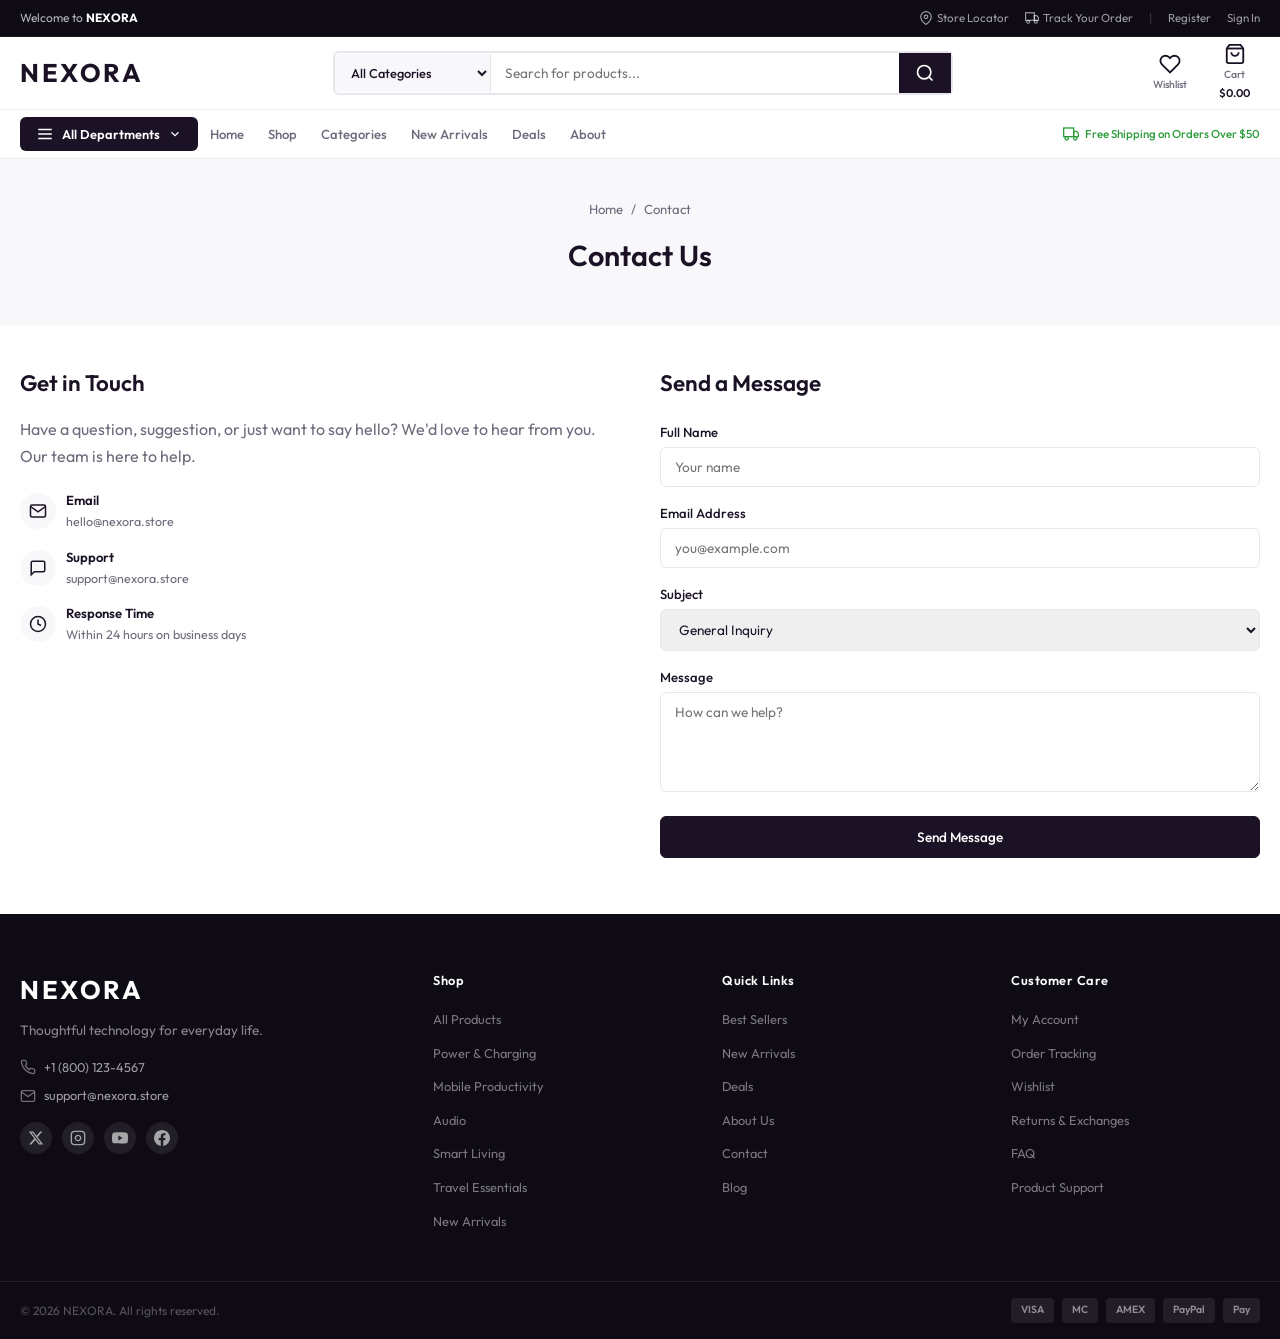
<file: contact.html>
<!DOCTYPE html>
<html lang="en">
<head>
  <meta charset="UTF-8">
  <meta name="viewport" content="width=device-width, initial-scale=1.0">
  <meta name="description" content="Contact NEXORA - Get in touch with our team.">
  <title>Contact - NEXORA</title>
  <link rel="stylesheet" href="css/style.css">
  <link rel="stylesheet" href="css/components.css">
  <link rel="stylesheet" href="css/responsive.css">
</head>
<body>
  <div class="header-wrapper"></div>

  <main class="page">
    <div class="page-header">
      <nav class="breadcrumb" aria-label="Breadcrumb">
        <a href="index.html">Home</a>
        <span aria-hidden="true">/</span>
        <span>Contact</span>
      </nav>
      <h1>Contact Us</h1>
    </div>
    <div class="container">
      <div class="contact-layout">
        <div class="contact-info">
          <h2>Get in Touch</h2>
          <p>Have a question, suggestion, or just want to say hello? We'd love to hear from you. Our team is here to help.</p>

          <div class="contact-method">
            <div class="contact-method-icon">
              <svg width="18" height="18" viewBox="0 0 24 24" fill="none" stroke="currentColor" stroke-width="2"><path d="M4 4h16c1.1 0 2 .9 2 2v12c0 1.1-.9 2-2 2H4c-1.1 0-2-.9-2-2V6c0-1.1.9-2 2-2z"/><polyline points="22,6 12,13 2,6"/></svg>
            </div>
            <div class="contact-method-text">
              <h4>Email</h4>
              <p>hello@nexora.store</p>
            </div>
          </div>

          <div class="contact-method">
            <div class="contact-method-icon">
              <svg width="18" height="18" viewBox="0 0 24 24" fill="none" stroke="currentColor" stroke-width="2"><path d="M21 15a2 2 0 0 1-2 2H7l-4 4V5a2 2 0 0 1 2-2h14a2 2 0 0 1 2 2z"/></svg>
            </div>
            <div class="contact-method-text">
              <h4>Support</h4>
              <p>support@nexora.store</p>
            </div>
          </div>

          <div class="contact-method">
            <div class="contact-method-icon">
              <svg width="18" height="18" viewBox="0 0 24 24" fill="none" stroke="currentColor" stroke-width="2"><circle cx="12" cy="12" r="10"/><polyline points="12 6 12 12 16 14"/></svg>
            </div>
            <div class="contact-method-text">
              <h4>Response Time</h4>
              <p>Within 24 hours on business days</p>
            </div>
          </div>
        </div>

        <div class="contact-form">
          <h2>Send a Message</h2>
          <form id="contact-form">
            <div class="form-group">
              <label for="contact-name">Full Name</label>
              <input type="text" id="contact-name" class="form-control" placeholder="Your name" required>
            </div>
            <div class="form-group">
              <label for="contact-email">Email Address</label>
              <input type="email" id="contact-email" class="form-control" placeholder="you@example.com" required>
            </div>
            <div class="form-group">
              <label for="contact-subject">Subject</label>
              <select id="contact-subject" class="form-control">
                <option>General Inquiry</option>
                <option>Order Support</option>
                <option>Returns & Refunds</option>
                <option>Product Question</option>
                <option>Other</option>
              </select>
            </div>
            <div class="form-group">
              <label for="contact-message">Message</label>
              <textarea id="contact-message" class="form-control" placeholder="How can we help?" required></textarea>
            </div>
            <button type="submit" class="btn btn-primary btn-full">Send Message</button>
          </form>
          <div id="contact-success" style="display:none;">
            <div class="empty-state" style="padding:40px 0;">
              <div class="empty-state-icon">
                <svg width="48" height="48" viewBox="0 0 24 24" fill="none" stroke="currentColor" stroke-width="1.5"><path d="M22 11.08V12a10 10 0 1 1-5.93-9.14"/><polyline points="22 4 12 14.01 9 11.01"/></svg>
              </div>
              <h2>Message Sent!</h2>
              <p>Thanks for reaching out. We'll get back to you within 24 hours.</p>
            </div>
          </div>
        </div>
      </div>
    </div>
  </main>

  <div class="footer-wrapper"></div>

  <script src="js/config.js"></script>
  <script src="js/data/categories.js"></script>
  <script src="js/data/products.js"></script>
  <script src="js/services/productService.js"></script>
  <script src="js/services/cartService.js"></script>
  <script src="js/services/wishlistService.js"></script>
  <script src="js/services/authService.js"></script>
  <script src="js/services/orderService.js"></script>
  <script src="js/components/toast.js"></script>
  <script src="js/components/modal.js"></script>
  <script src="js/components/productCard.js"></script>
  <script src="js/components/header.js"></script>
  <script src="js/app.js"></script>
  <script>
    document.addEventListener("DOMContentLoaded", () => {
      initHeader();
      APP.init();

      document.getElementById("contact-form")?.addEventListener("submit", (e) => {
        e.preventDefault();
        const form = e.target;
        const name = form.querySelector("#contact-name")?.value.trim();
        const email = form.querySelector("#contact-email")?.value.trim();
        const message = form.querySelector("#contact-message")?.value.trim();

        if (!name || !email || !message) {
          showToast("Please fill in all required fields.", "error");
          return;
        }

        if (!/^[^\s@]+@[^\s@]+\.[^\s@]+$/.test(email)) {
          showToast("Please enter a valid email address.", "error");
          return;
        }

        form.reset();
        form.style.display = "none";
        document.getElementById("contact-success").style.display = "block";
        showToast("Message sent successfully!");
      });
    });
  </script>
</body>
</html>
</file>
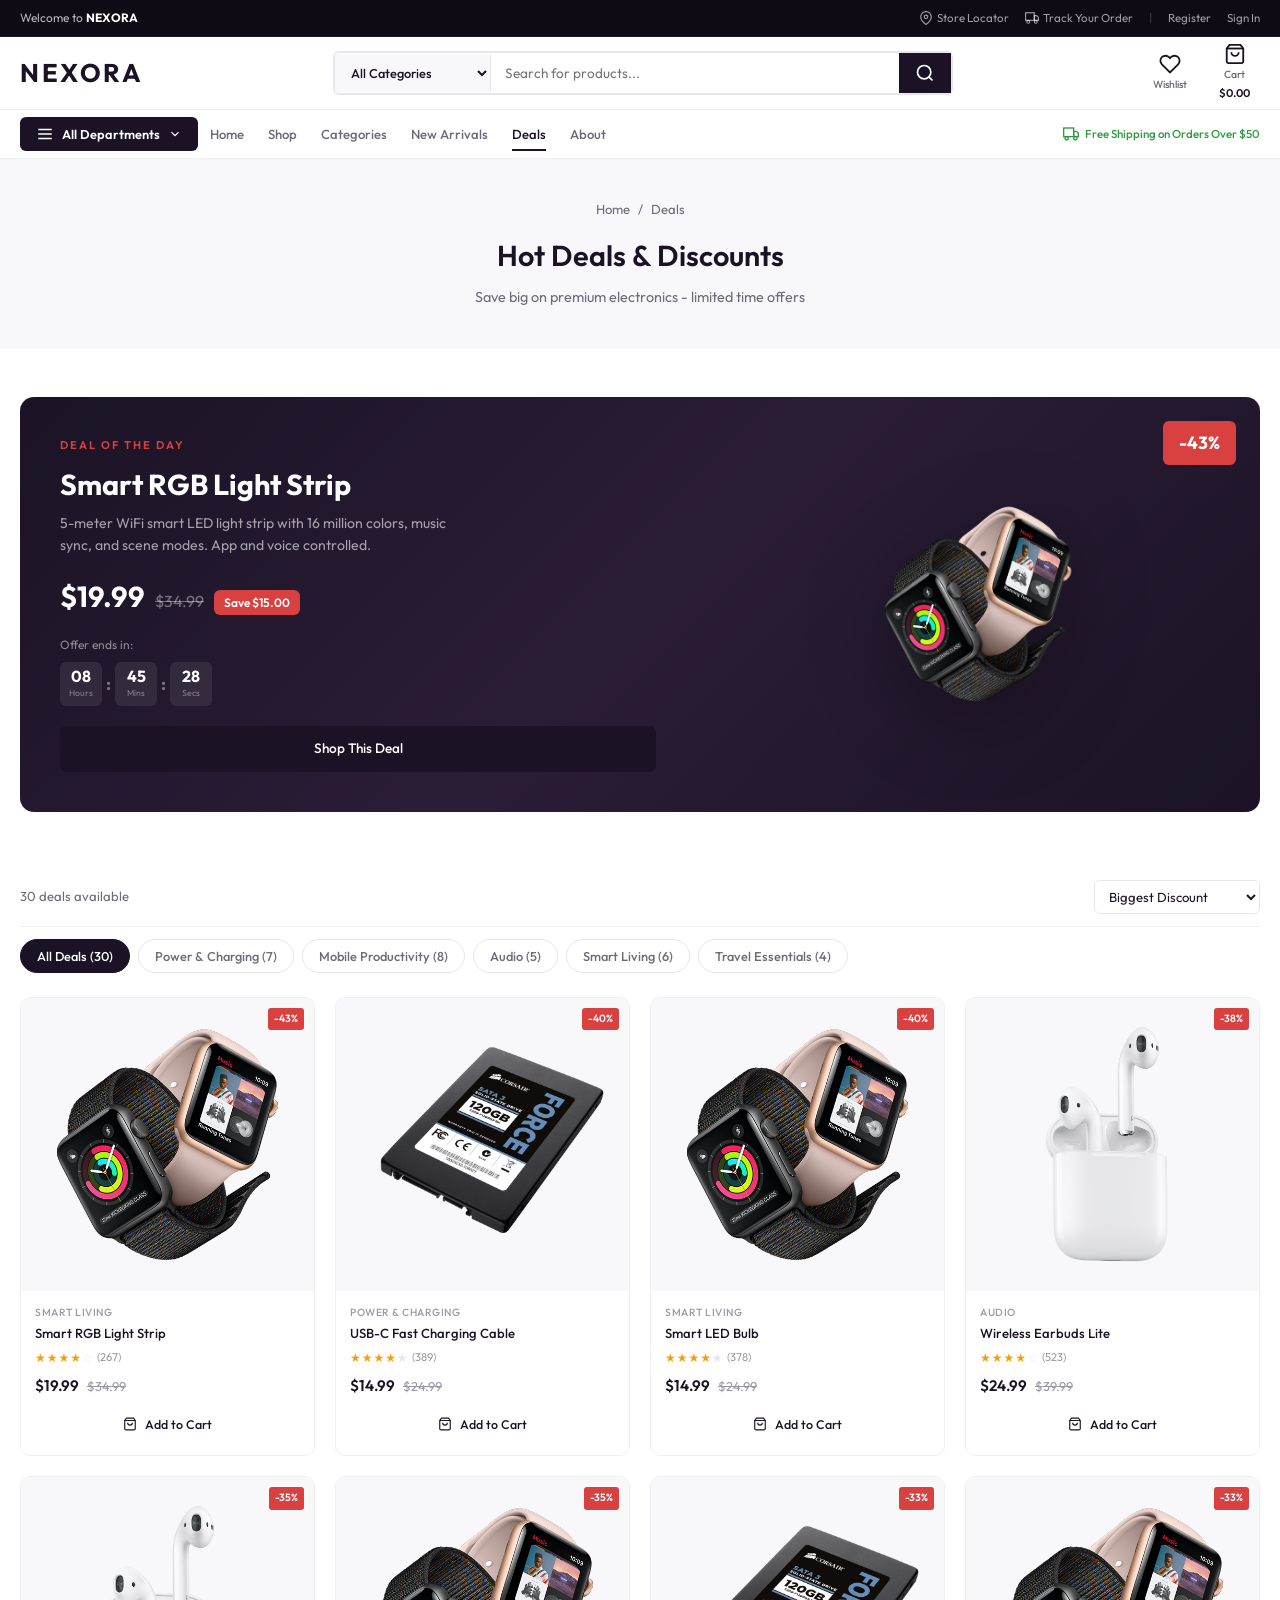
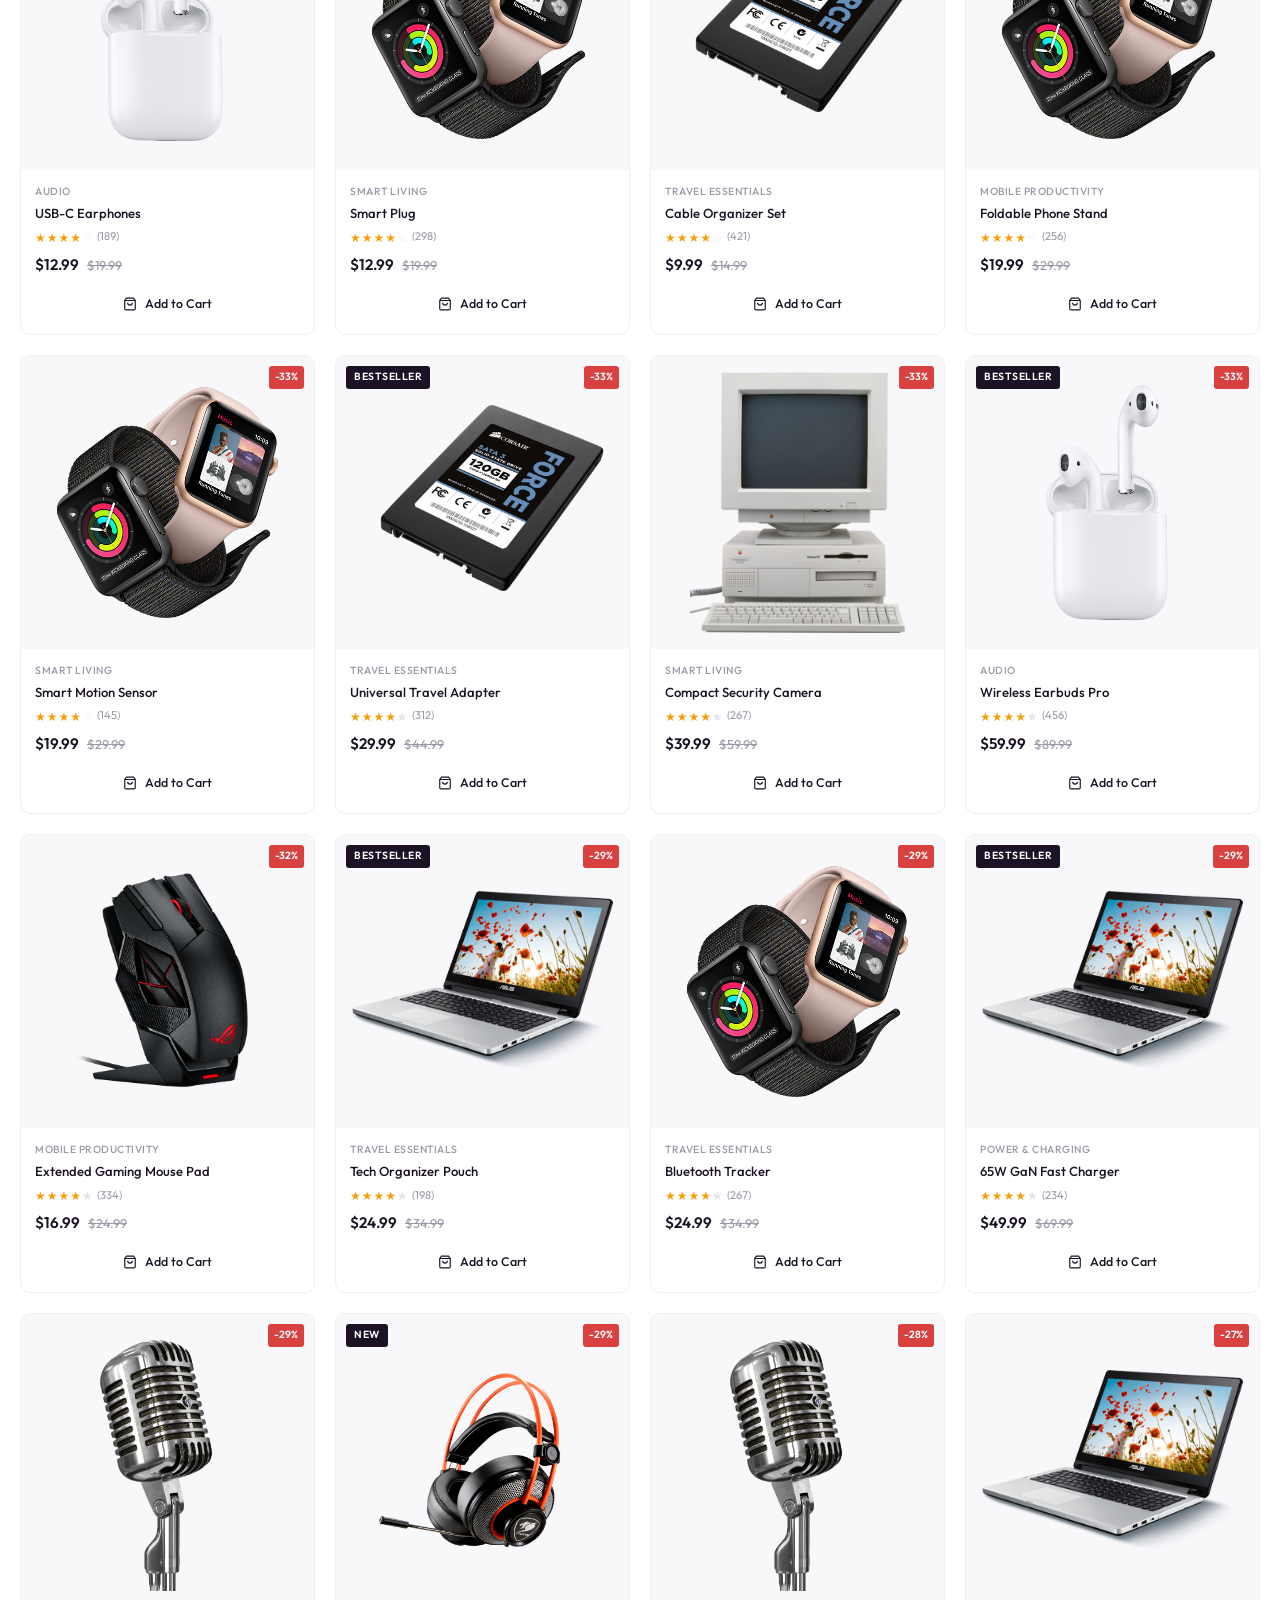
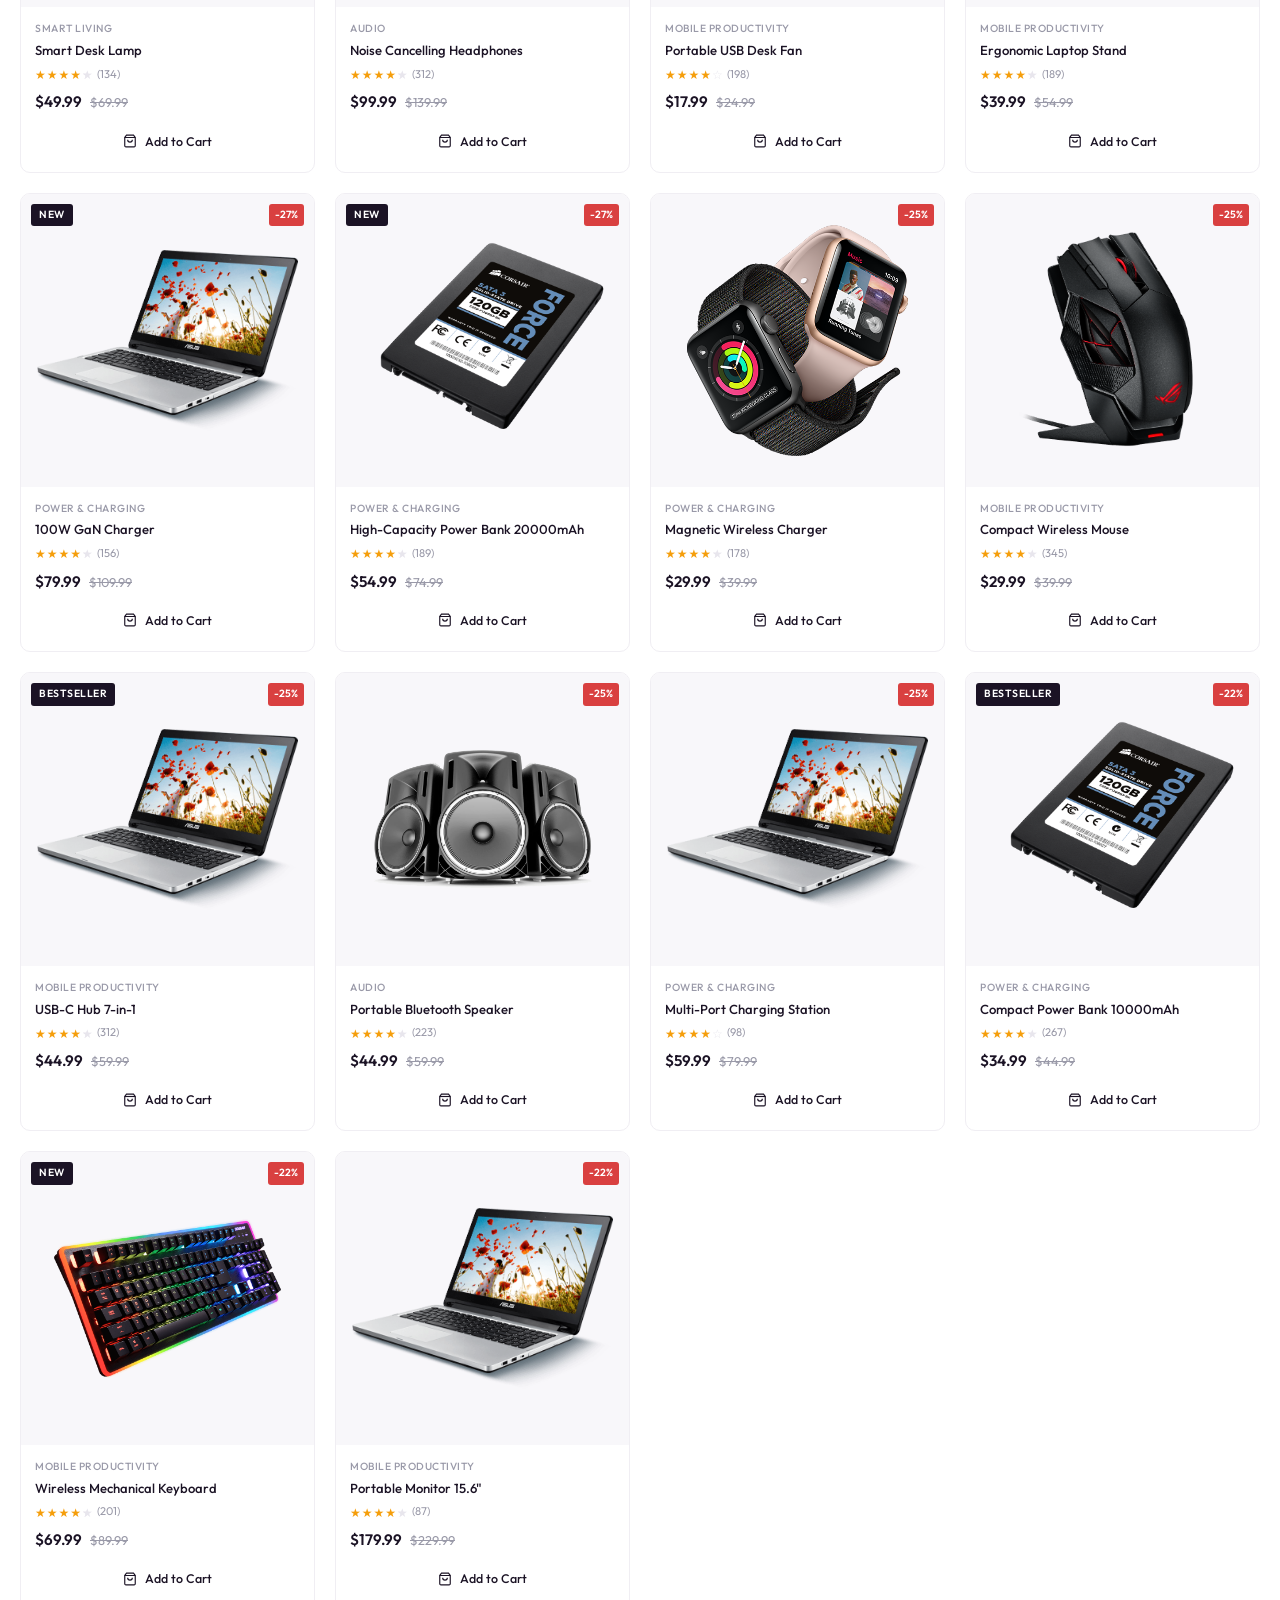
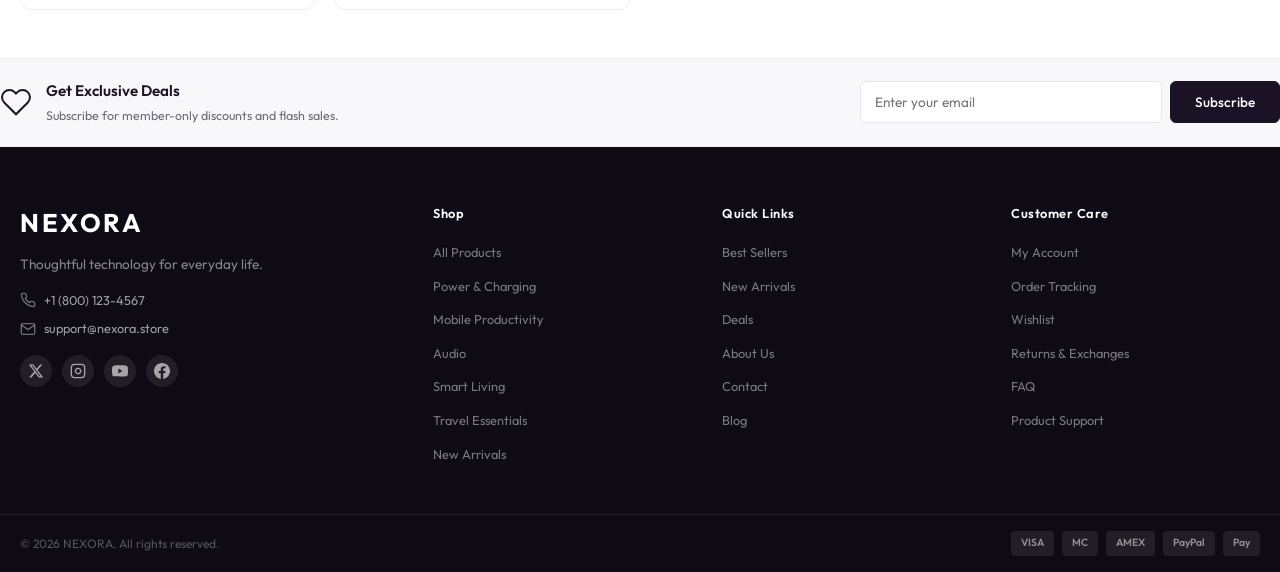
<file: deals.html>
<!DOCTYPE html>
<html lang="en">
<head>
  <meta charset="UTF-8">
  <meta name="viewport" content="width=device-width, initial-scale=1.0">
  <meta name="description" content="Shop the best deals and discounts at NEXORA. Save big on premium electronics.">
  <title>Deals - NEXORA</title>
  <link rel="stylesheet" href="css/style.css">
  <link rel="stylesheet" href="css/components.css">
  <link rel="stylesheet" href="css/responsive.css">
</head>
<body>
  <div class="header-wrapper"></div>

  <main class="page">
    <div class="page-header">
      <nav class="breadcrumb" aria-label="Breadcrumb">
        <a href="index.html">Home</a>
        <span aria-hidden="true">/</span>
        <span>Deals</span>
      </nav>
      <h1>Hot Deals & Discounts</h1>
      <p class="page-subtitle">Save big on premium electronics - limited time offers</p>
    </div>

    <section class="section">
      <div class="container">
        <div class="deals-banner" id="deals-banner"></div>
      </div>
    </section>

    <section class="section" style="padding-top: 0;">
      <div class="container">
        <div class="shop-toolbar">
          <span class="shop-result-count" id="result-count"></span>
          <div class="shop-sort">
            <select id="sort-select" aria-label="Sort products">
              <option value="discount">Biggest Discount</option>
              <option value="price-asc">Price: Low to High</option>
              <option value="price-desc">Price: High to Low</option>
              <option value="rating">Highest Rated</option>
              <option value="newest">Newest</option>
            </select>
          </div>
        </div>
        <div class="deals-categories" id="deals-categories"></div>
        <div class="products-grid" id="deals-grid"></div>
        <div class="empty-state" id="no-results" style="display:none;">
          <div class="empty-state-icon">
            <svg width="48" height="48" viewBox="0 0 24 24" fill="none" stroke="currentColor" stroke-width="1.5"><circle cx="11" cy="11" r="8"/><line x1="21" y1="21" x2="16.65" y2="16.65"/></svg>
          </div>
          <h2>No deals found</h2>
          <p>Check back soon for new offers!</p>
        </div>
      </div>
    </section>

    <section class="newsletter-strip">
      <div class="container newsletter-strip-inner">
        <div class="newsletter-strip-left">
          <svg width="32" height="32" viewBox="0 0 24 24" fill="none" stroke="currentColor" stroke-width="1.5"><path d="M20.84 4.61a5.5 5.5 0 0 0-7.78 0L12 5.67l-1.06-1.06a5.5 5.5 0 0 0-7.78 7.78l1.06 1.06L12 21.23l7.78-7.78 1.06-1.06a5.5 5.5 0 0 0 0-7.78z"/></svg>
          <div>
            <h3>Get Exclusive Deals</h3>
            <p>Subscribe for member-only discounts and flash sales.</p>
          </div>
        </div>
        <form class="newsletter-strip-form" id="deals-newsletter-form">
          <input type="email" placeholder="Enter your email" required aria-label="Email address">
          <button type="submit" class="btn btn-primary">Subscribe</button>
        </form>
      </div>
      <p class="newsletter-success" id="deals-newsletter-success">Welcome! Check your inbox for a welcome discount.</p>
    </section>
  </main>

  <div class="footer-wrapper"></div>

  <script src="js/config.js"></script>
  <script src="js/data/categories.js"></script>
  <script src="js/data/products.js"></script>
  <script src="js/services/productService.js"></script>
  <script src="js/services/cartService.js"></script>
  <script src="js/services/wishlistService.js"></script>
  <script src="js/services/authService.js"></script>
  <script src="js/services/orderService.js"></script>
  <script src="js/components/toast.js"></script>
  <script src="js/components/modal.js"></script>
  <script src="js/components/productCard.js"></script>
  <script src="js/components/header.js"></script>
  <script src="js/app.js"></script>
  <script>
    let currentSort = "discount";
    let currentCategory = "";

    async function initDealsPage() {
      initHeader();
      APP.init();

      await renderDealsBanner();
      renderCategoryFilters();
      await loadProducts();

      document.getElementById("sort-select")?.addEventListener("change", async (e) => {
        currentSort = e.target.value;
        await loadProducts();
      });

      document.getElementById("deals-newsletter-form")?.addEventListener("submit", (e) => {
        e.preventDefault();
        const input = e.target.querySelector("input");
        const email = input?.value.trim();
        if (!email || !/^[^\s@]+@[^\s@]+\.[^\s@]+$/.test(email)) {
          showToast("Please enter a valid email.", "error");
          return;
        }
        e.target.style.display = "none";
        document.getElementById("deals-newsletter-success").style.display = "block";
        showToast("Welcome! Check your inbox for a welcome discount.");
      });
    }

    async function renderDealsBanner() {
      const banner = document.getElementById("deals-banner");
      if (!banner) return;

      const discounted = await ProductService.getDiscountedProducts(1);
      const deal = discounted[0];
      if (!deal) return;

      const discount = Math.round(((deal.compareAtPrice - deal.price) / deal.compareAtPrice) * 100);
      const savings = (deal.compareAtPrice - deal.price).toFixed(2);

      banner.innerHTML = `
        <div class="deals-banner-card">
          <div class="deals-banner-content">
            <span class="deals-banner-eyebrow">DEAL OF THE DAY</span>
            <h2>${deal.name}</h2>
            <p class="deals-banner-desc">${deal.description}</p>
            <div class="deals-banner-prices">
              <span class="deals-banner-price">${CONFIG.CURRENCY_SYMBOL}${deal.price.toFixed(2)}</span>
              <span class="deals-banner-old-price">${CONFIG.CURRENCY_SYMBOL}${deal.compareAtPrice.toFixed(2)}</span>
              <span class="deals-banner-savings">Save $${savings}</span>
            </div>
            <div class="deals-banner-countdown" id="deals-countdown">
              <p>Offer ends in:</p>
              <div class="countdown-timer">
                <div class="cd-block"><span class="cd-num" id="cd-hours">08</span><span class="cd-label">Hours</span></div>
                <div class="cd-sep">:</div>
                <div class="cd-block"><span class="cd-num" id="cd-mins">45</span><span class="cd-label">Mins</span></div>
                <div class="cd-sep">:</div>
                <div class="cd-block"><span class="cd-num" id="cd-secs">30</span><span class="cd-label">Secs</span></div>
              </div>
            </div>
            <a href="product.html?id=${deal.id}" class="btn btn-primary">Shop This Deal</a>
          </div>
          <div class="deals-banner-image">
            <span class="deals-banner-discount">-${discount}%</span>
            <img src="${deal.thumbnail}" alt="${deal.name}" loading="eager">
          </div>
        </div>
      `;

      startCountdown();
    }

    function startCountdown() {
      let totalSeconds = 8 * 3600 + 45 * 60 + 30;
      function update() {
        const h = Math.floor(totalSeconds / 3600);
        const m = Math.floor((totalSeconds % 3600) / 60);
        const s = totalSeconds % 60;
        const hoursEl = document.getElementById("cd-hours");
        const minsEl = document.getElementById("cd-mins");
        const secsEl = document.getElementById("cd-secs");
        if (hoursEl) hoursEl.textContent = String(h).padStart(2, "0");
        if (minsEl) minsEl.textContent = String(m).padStart(2, "0");
        if (secsEl) secsEl.textContent = String(s).padStart(2, "0");
        if (totalSeconds > 0) {
          totalSeconds--;
          setTimeout(update, 1000);
        }
      }
      update();
    }

    function renderCategoryFilters() {
      const container = document.getElementById("deals-categories");
      if (!container) return;
      const discountedCounts = {};
      CATEGORIES.forEach(cat => {
        discountedCounts[cat.id] = PRODUCTS.filter(p => p.categoryId === cat.id && p.compareAtPrice && p.compareAtPrice > p.price).length;
      });
      const totalDiscounted = PRODUCTS.filter(p => p.compareAtPrice && p.compareAtPrice > p.price).length;

      container.innerHTML = `
        <button class="na-cat-btn active" data-category="">All Deals (${totalDiscounted})</button>
        ${CATEGORIES.filter(cat => discountedCounts[cat.id] > 0).map(cat => `
          <button class="na-cat-btn" data-category="${cat.id}">${cat.name} (${discountedCounts[cat.id]})</button>
        `).join("")}
      `;

      container.querySelectorAll(".na-cat-btn").forEach(btn => {
        btn.addEventListener("click", async () => {
          container.querySelectorAll(".na-cat-btn").forEach(b => b.classList.remove("active"));
          btn.classList.add("active");
          currentCategory = btn.dataset.category;
          await loadProducts();
        });
      });
    }

    async function loadProducts() {
      const filters = { sort: currentSort };
      if (currentCategory) filters.category = currentCategory;

      let products = await ProductService.getProducts(filters);
      products = products.filter(p => p.compareAtPrice && p.compareAtPrice > p.price);

      if (currentSort === "discount") {
        products.sort((a, b) => {
          const dA = ((a.compareAtPrice - a.price) / a.compareAtPrice);
          const dB = ((b.compareAtPrice - b.price) / b.compareAtPrice);
          return dB - dA;
        });
      }

      const grid = document.getElementById("deals-grid");
      const noResults = document.getElementById("no-results");
      const count = document.getElementById("result-count");

      if (count) count.textContent = `${products.length} deal${products.length !== 1 ? 's' : ''} available`;

      if (products.length === 0) {
        grid.innerHTML = "";
        noResults.style.display = "block";
      } else {
        noResults.style.display = "none";
        grid.innerHTML = products.map(renderProductCard).join("");
        initWishlistBadges();
      }
    }

    document.addEventListener("DOMContentLoaded", initDealsPage);
  </script>
</body>
</html>
</file>
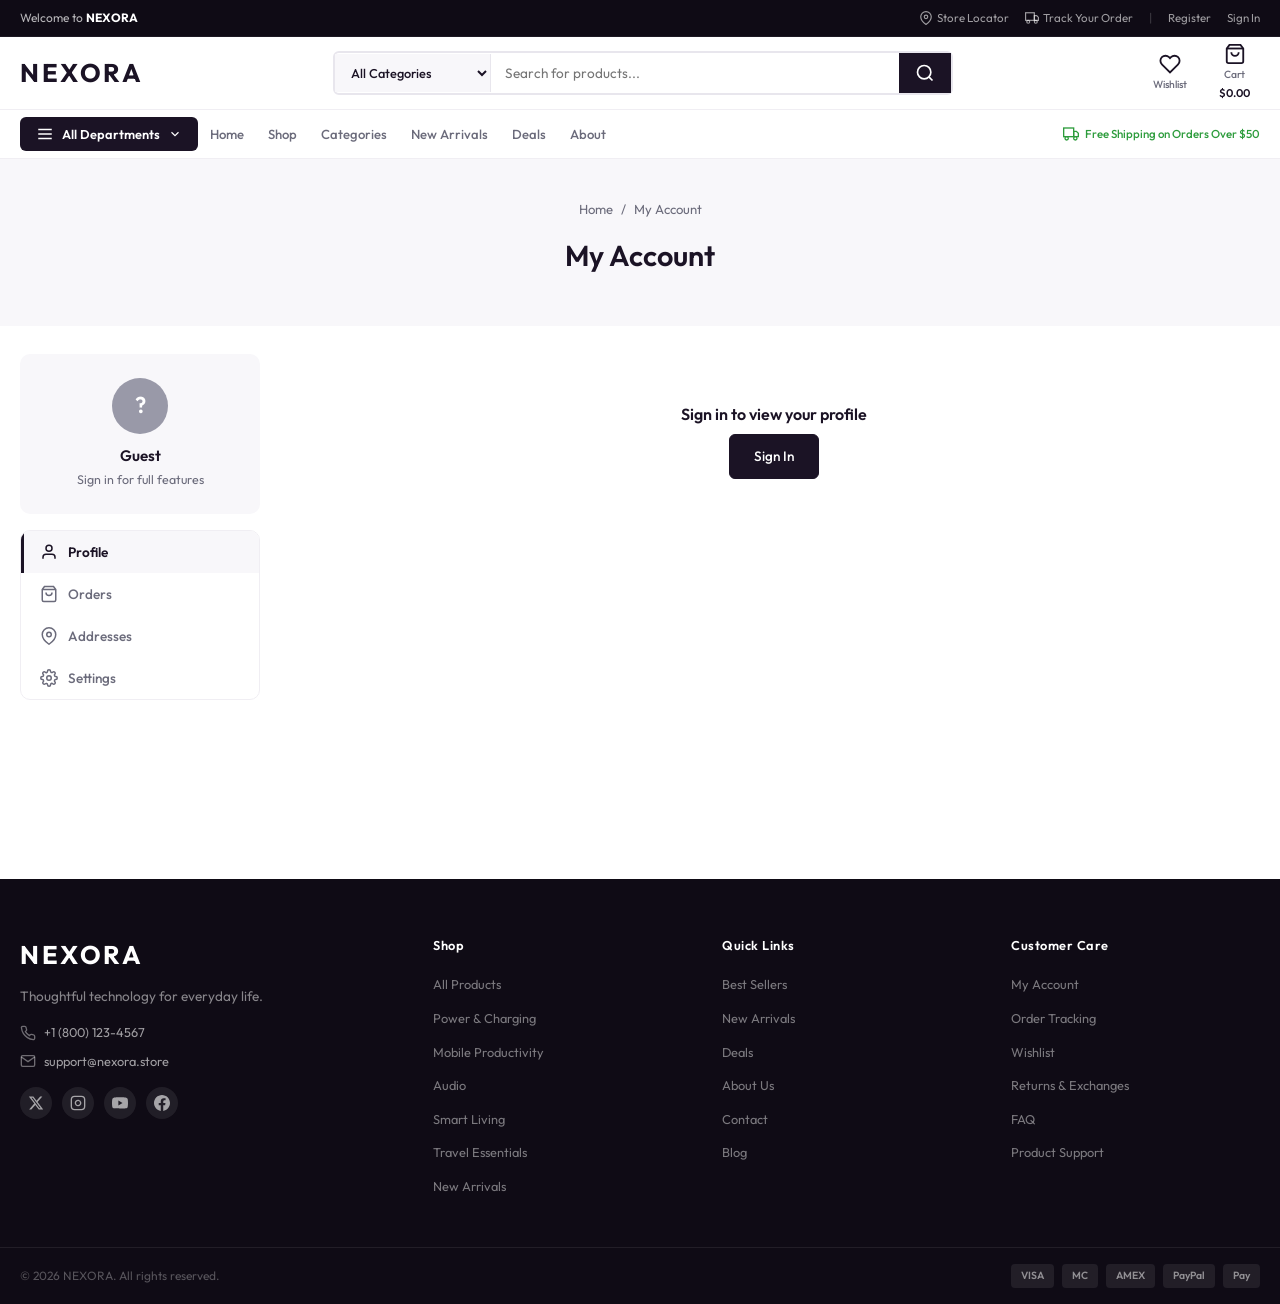
<file: my-account.html>
<!DOCTYPE html>
<html lang="en">
<head>
  <meta charset="UTF-8">
  <meta name="viewport" content="width=device-width, initial-scale=1.0">
  <meta name="description" content="Manage your NEXORA account - profile, orders, and preferences.">
  <title>My Account - NEXORA</title>
  <link rel="stylesheet" href="css/style.css">
  <link rel="stylesheet" href="css/components.css">
  <link rel="stylesheet" href="css/responsive.css">
</head>
<body>
  <div class="header-wrapper"></div>

  <main class="page">
    <div class="page-header">
      <nav class="breadcrumb" aria-label="Breadcrumb">
        <a href="index.html">Home</a>
        <span aria-hidden="true">/</span>
        <span>My Account</span>
      </nav>
      <h1>My Account</h1>
    </div>

    <div class="container">
      <div class="account-layout" id="account-layout">
        <div class="account-sidebar" id="account-sidebar">
          <div class="account-user-card" id="account-user-card"></div>
          <nav class="account-nav">
            <button class="account-nav-btn active" data-tab="profile">
              <svg width="18" height="18" viewBox="0 0 24 24" fill="none" stroke="currentColor" stroke-width="2"><path d="M20 21v-2a4 4 0 0 0-4-4H8a4 4 0 0 0-4 4v2"/><circle cx="12" cy="7" r="4"/></svg>
              Profile
            </button>
            <button class="account-nav-btn" data-tab="orders">
              <svg width="18" height="18" viewBox="0 0 24 24" fill="none" stroke="currentColor" stroke-width="2"><path d="M6 2L3 6v14a2 2 0 0 0 2 2h14a2 2 0 0 0 2-2V6l-3-4z"/><line x1="3" y1="6" x2="21" y2="6"/><path d="M16 10a4 4 0 0 1-8 0"/></svg>
              Orders
            </button>
            <button class="account-nav-btn" data-tab="addresses">
              <svg width="18" height="18" viewBox="0 0 24 24" fill="none" stroke="currentColor" stroke-width="2"><path d="M21 10c0 7-9 13-9 13s-9-6-9-13a9 9 0 0 1 18 0z"/><circle cx="12" cy="10" r="3"/></svg>
              Addresses
            </button>
            <button class="account-nav-btn" data-tab="settings">
              <svg width="18" height="18" viewBox="0 0 24 24" fill="none" stroke="currentColor" stroke-width="2"><circle cx="12" cy="12" r="3"/><path d="M19.4 15a1.65 1.65 0 0 0 .33 1.82l.06.06a2 2 0 0 1 0 2.83 2 2 0 0 1-2.83 0l-.06-.06a1.65 1.65 0 0 0-1.82-.33 1.65 1.65 0 0 0-1 1.51V21a2 2 0 0 1-2 2 2 2 0 0 1-2-2v-.09A1.65 1.65 0 0 0 9 19.4a1.65 1.65 0 0 0-1.82.33l-.06.06a2 2 0 0 1-2.83 0 2 2 0 0 1 0-2.83l.06-.06A1.65 1.65 0 0 0 4.68 15a1.65 1.65 0 0 0-1.51-1H3a2 2 0 0 1-2-2 2 2 0 0 1 2-2h.09A1.65 1.65 0 0 0 4.6 9a1.65 1.65 0 0 0-.33-1.82l-.06-.06a2 2 0 0 1 0-2.83 2 2 0 0 1 2.83 0l.06.06A1.65 1.65 0 0 0 9 4.68a1.65 1.65 0 0 0 1-1.51V3a2 2 0 0 1 2-2 2 2 0 0 1 2 2v.09a1.65 1.65 0 0 0 1 1.51 1.65 1.65 0 0 0 1.82-.33l.06-.06a2 2 0 0 1 2.83 0 2 2 0 0 1 0 2.83l-.06.06A1.65 1.65 0 0 0 19.4 9a1.65 1.65 0 0 0 1.51 1H21a2 2 0 0 1 2 2 2 2 0 0 1-2 2h-.09a1.65 1.65 0 0 0-1.51 1z"/></svg>
              Settings
            </button>
          </nav>
        </div>
        <div class="account-main" id="account-main"></div>
      </div>
    </div>
  </main>

  <div class="footer-wrapper"></div>

  <script src="js/config.js"></script>
  <script src="js/data/categories.js"></script>
  <script src="js/data/products.js"></script>
  <script src="js/services/productService.js"></script>
  <script src="js/services/cartService.js"></script>
  <script src="js/services/wishlistService.js"></script>
  <script src="js/services/authService.js"></script>
  <script src="js/services/orderService.js"></script>
  <script src="js/components/toast.js"></script>
  <script src="js/components/modal.js"></script>
  <script src="js/components/productCard.js"></script>
  <script src="js/components/header.js"></script>
  <script src="js/app.js"></script>
  <script>
    document.addEventListener("DOMContentLoaded", async () => {
      initHeader();
      APP.init();

      const user = await AuthService.getCurrentUser();
      renderUserCard(user);
      renderProfile(user);

      document.querySelectorAll(".account-nav-btn").forEach(btn => {
        btn.addEventListener("click", () => {
          document.querySelectorAll(".account-nav-btn").forEach(b => b.classList.remove("active"));
          btn.classList.add("active");
          switchTab(btn.dataset.tab, user);
        });
      });

      document.getElementById("logout-btn")?.addEventListener("click", async () => {
        await AuthService.logout();
        showToast("Logged out successfully");
        setTimeout(() => window.location.href = "index.html", 500);
      });
    });

    function renderUserCard(user) {
      const card = document.getElementById("account-user-card");
      if (!user) {
        card.innerHTML = '<div class="account-user-avatar guest">?</div><div class="account-user-info"><h3>Guest</h3><p>Sign in for full features</p></div>';
        return;
      }
      const initials = user.name.split(" ").map(w => w[0]).join("").toUpperCase().slice(0, 2);
      card.innerHTML = `<div class="account-user-avatar">${initials}</div><div class="account-user-info"><h3>${escapeHtml(user.name)}</h3><p>${escapeHtml(user.email)}</p></div>`;
    }

    async function switchTab(tab, user) {
      switch (tab) {
        case "profile": renderProfile(user); break;
        case "orders": await renderOrders(); break;
        case "addresses": renderAddresses(user); break;
        case "settings": renderSettings(user); break;
      }
    }

    function renderProfile(user) {
      const main = document.getElementById("account-main");
      if (!user) {
        main.innerHTML = `<div class="account-empty"><h3>Sign in to view your profile</h3><a href="#" class="btn btn-primary" onclick="document.querySelector('[data-tab=profile]').click();return false;">Sign In</a></div>`;
        return;
      }
      main.innerHTML = `
        <div class="account-section">
          <h2>Profile Information</h2>
          <form class="account-form" id="profile-form">
            <div class="form-row"><div class="form-group"><label>Name</label><input type="text" id="profile-name" value="${escapeHtml(user.name)}" required></div><div class="form-group"><label>Email</label><input type="email" id="profile-email" value="${escapeHtml(user.email)}" required></div></div>
            <button type="submit" class="btn btn-primary">Save Changes</button>
          </form>
        </div>`;
      document.getElementById("profile-form").addEventListener("submit", async (e) => {
        e.preventDefault();
        const name = document.getElementById("profile-name").value.trim();
        const email = document.getElementById("profile-email").value.trim();
        if (!name || !email) return;
        const result = await AuthService.updateProfile({ name, email });
        if (result.success) {
          showToast("Profile updated");
          renderUserCard(result.user);
        }
      });
    }

    async function renderOrders() {
      const main = document.getElementById("account-main");
      const orders = await OrderService.getOrders();
      if (orders.length === 0) {
        main.innerHTML = `<div class="account-empty"><svg width="48" height="48" viewBox="0 0 24 24" fill="none" stroke="currentColor" stroke-width="1.5"><path d="M6 2L3 6v14a2 2 0 0 0 2 2h14a2 2 0 0 0 2-2V6l-3-4z"/><line x1="3" y1="6" x2="21" y2="6"/></svg><h3>No orders yet</h3><p>Your order history will appear here.</p><a href="shop.html" class="btn btn-primary">Start Shopping</a></div>`;
        return;
      }
      main.innerHTML = `<div class="account-section"><h2>Order History (${orders.length})</h2><div class="orders-list">${orders.reverse().map(o => `
        <div class="order-card">
          <div class="order-header"><span class="order-id">${o.id}</span><span class="order-status order-status--${o.status}">${o.status}</span></div>
          <div class="order-items">${o.items.map(i => `<div class="order-item"><span>${escapeHtml(i.name)}</span><span>Qty: ${i.quantity}</span><span>${CONFIG.CURRENCY_SYMBOL}${(i.price * i.quantity).toFixed(2)}</span></div>`).join("")}</div>
          <div class="order-footer"><span class="order-date">${new Date(o.createdAt).toLocaleDateString()}</span><span class="order-total">Total: ${CONFIG.CURRENCY_SYMBOL}${o.total.toFixed(2)}</span></div>
        </div>`).join("")}</div></div>`;
    }

    function renderAddresses(user) {
      const main = document.getElementById("account-main");
      main.innerHTML = `<div class="account-section"><h2>Saved Addresses</h2><div class="account-empty"><svg width="48" height="48" viewBox="0 0 24 24" fill="none" stroke="currentColor" stroke-width="1.5"><path d="M21 10c0 7-9 13-9 13s-9-6-9-13a9 9 0 0 1 18 0z"/><circle cx="12" cy="10" r="3"/></svg><h3>No saved addresses</h3><p>Add an address during checkout to save it here.</p></div></div>`;
    }

    function renderSettings(user) {
      const main = document.getElementById("account-main");
      main.innerHTML = `<div class="account-section"><h2>Account Settings</h2><div class="account-danger-zone"><h3>Danger Zone</h3><p>Permanently delete your account and all associated data.</p><button class="btn btn-danger" id="logout-btn">Sign Out</button></div></div>`;
      document.getElementById("logout-btn").addEventListener("click", async () => {
        await AuthService.logout();
        showToast("Signed out");
        setTimeout(() => window.location.href = "index.html", 500);
      });
    }
  </script>
</body>
</html>
</file>
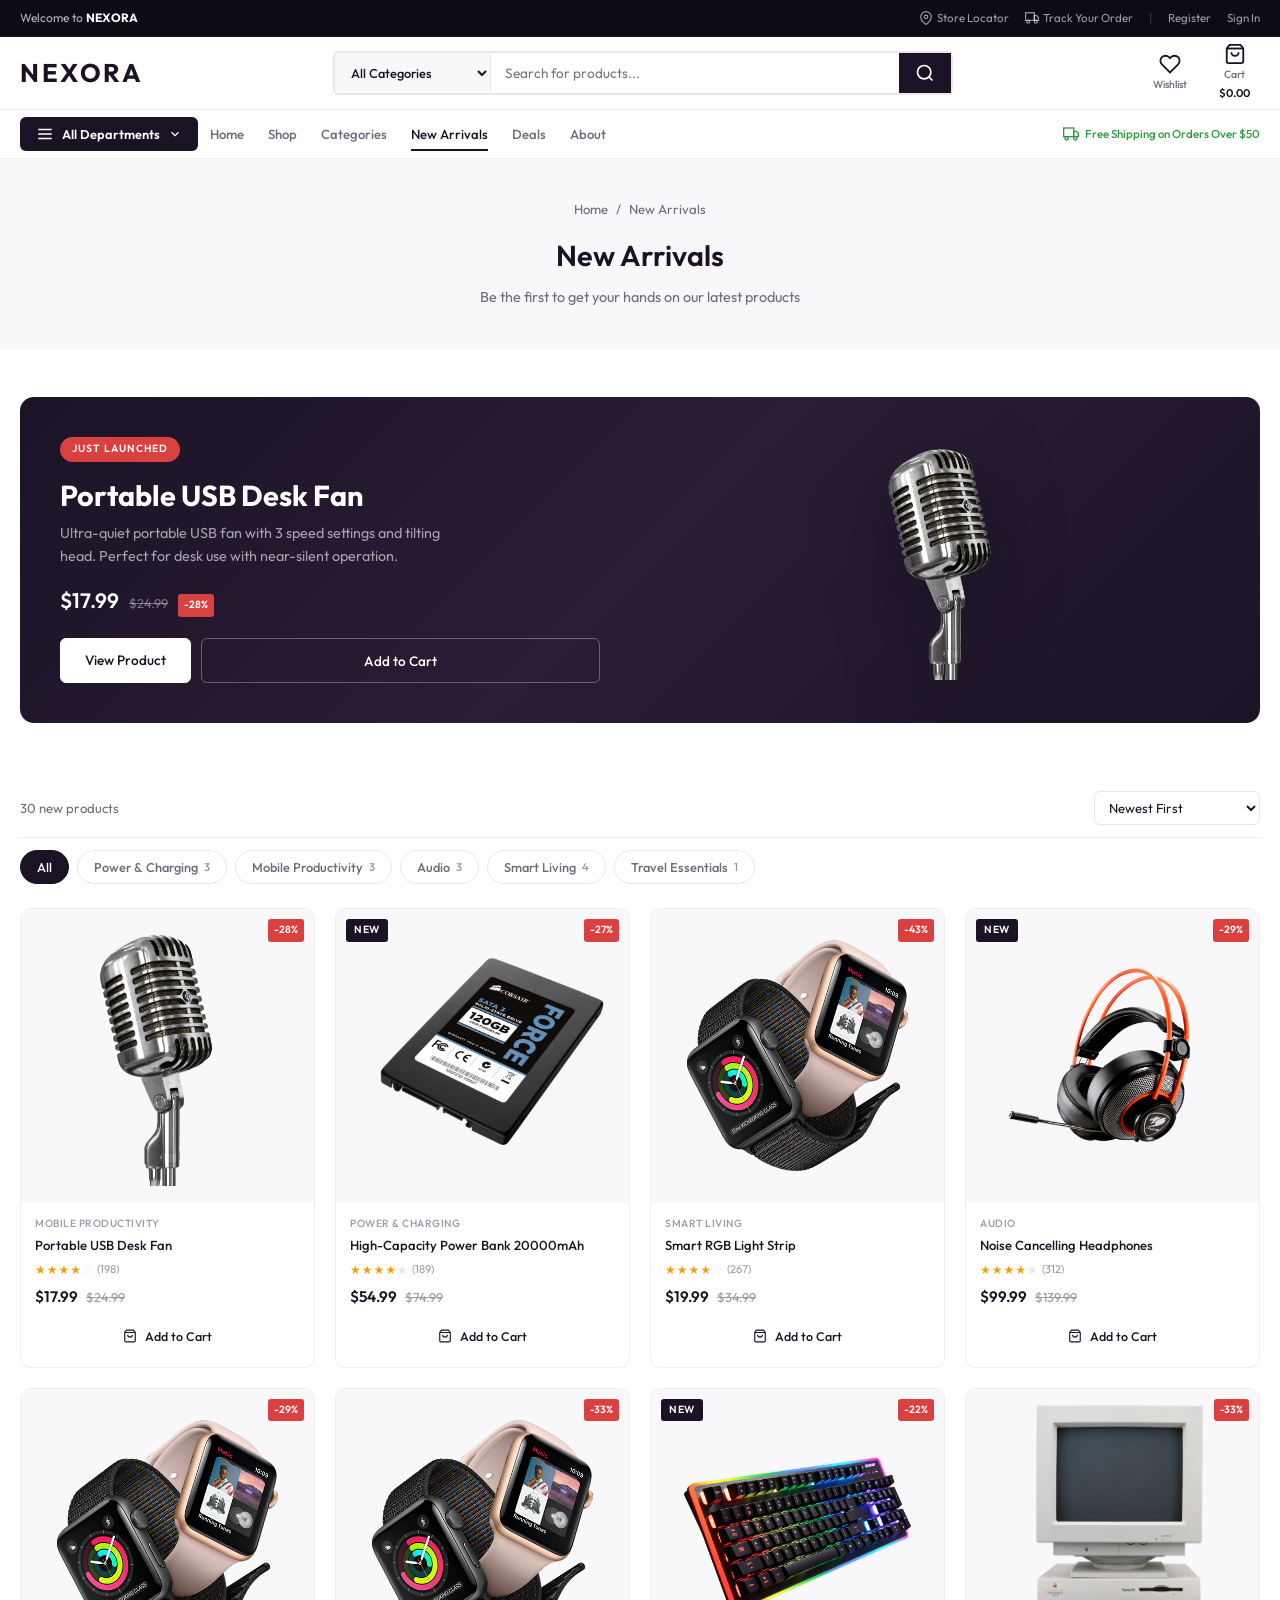
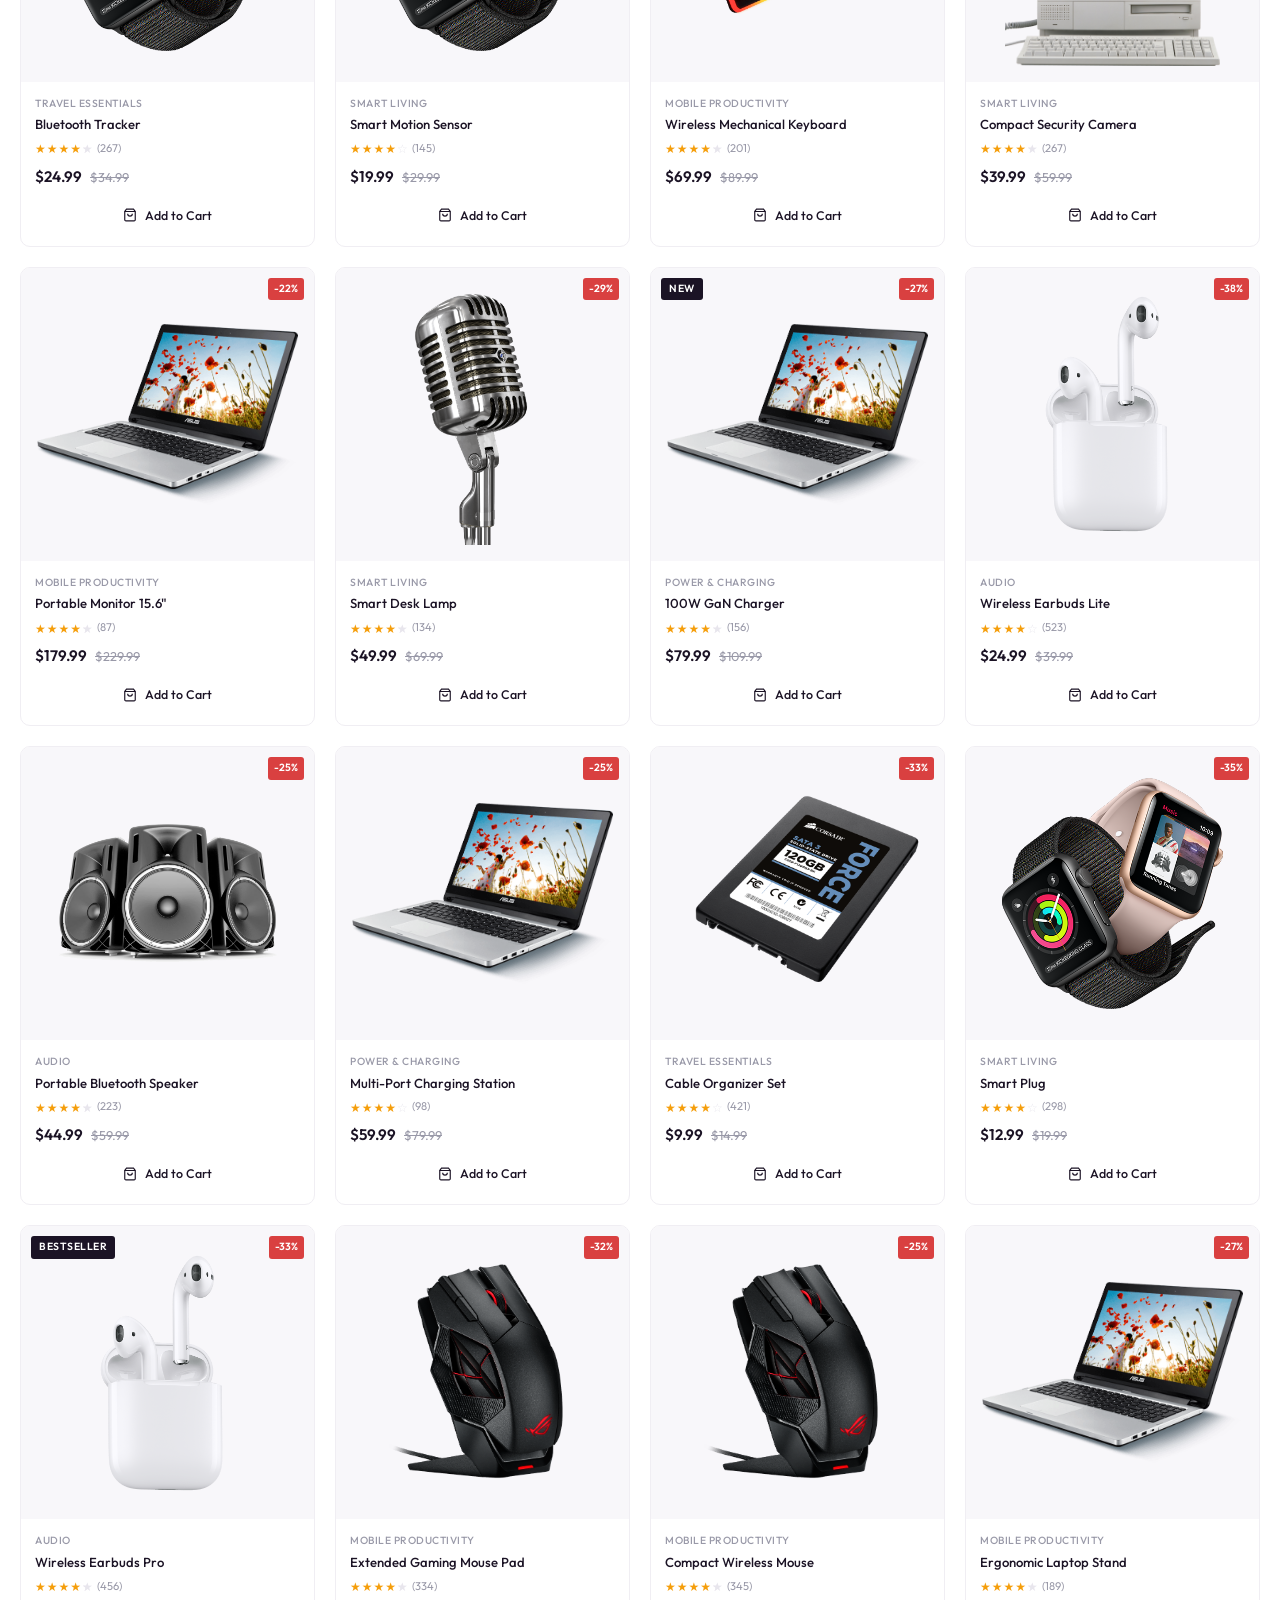
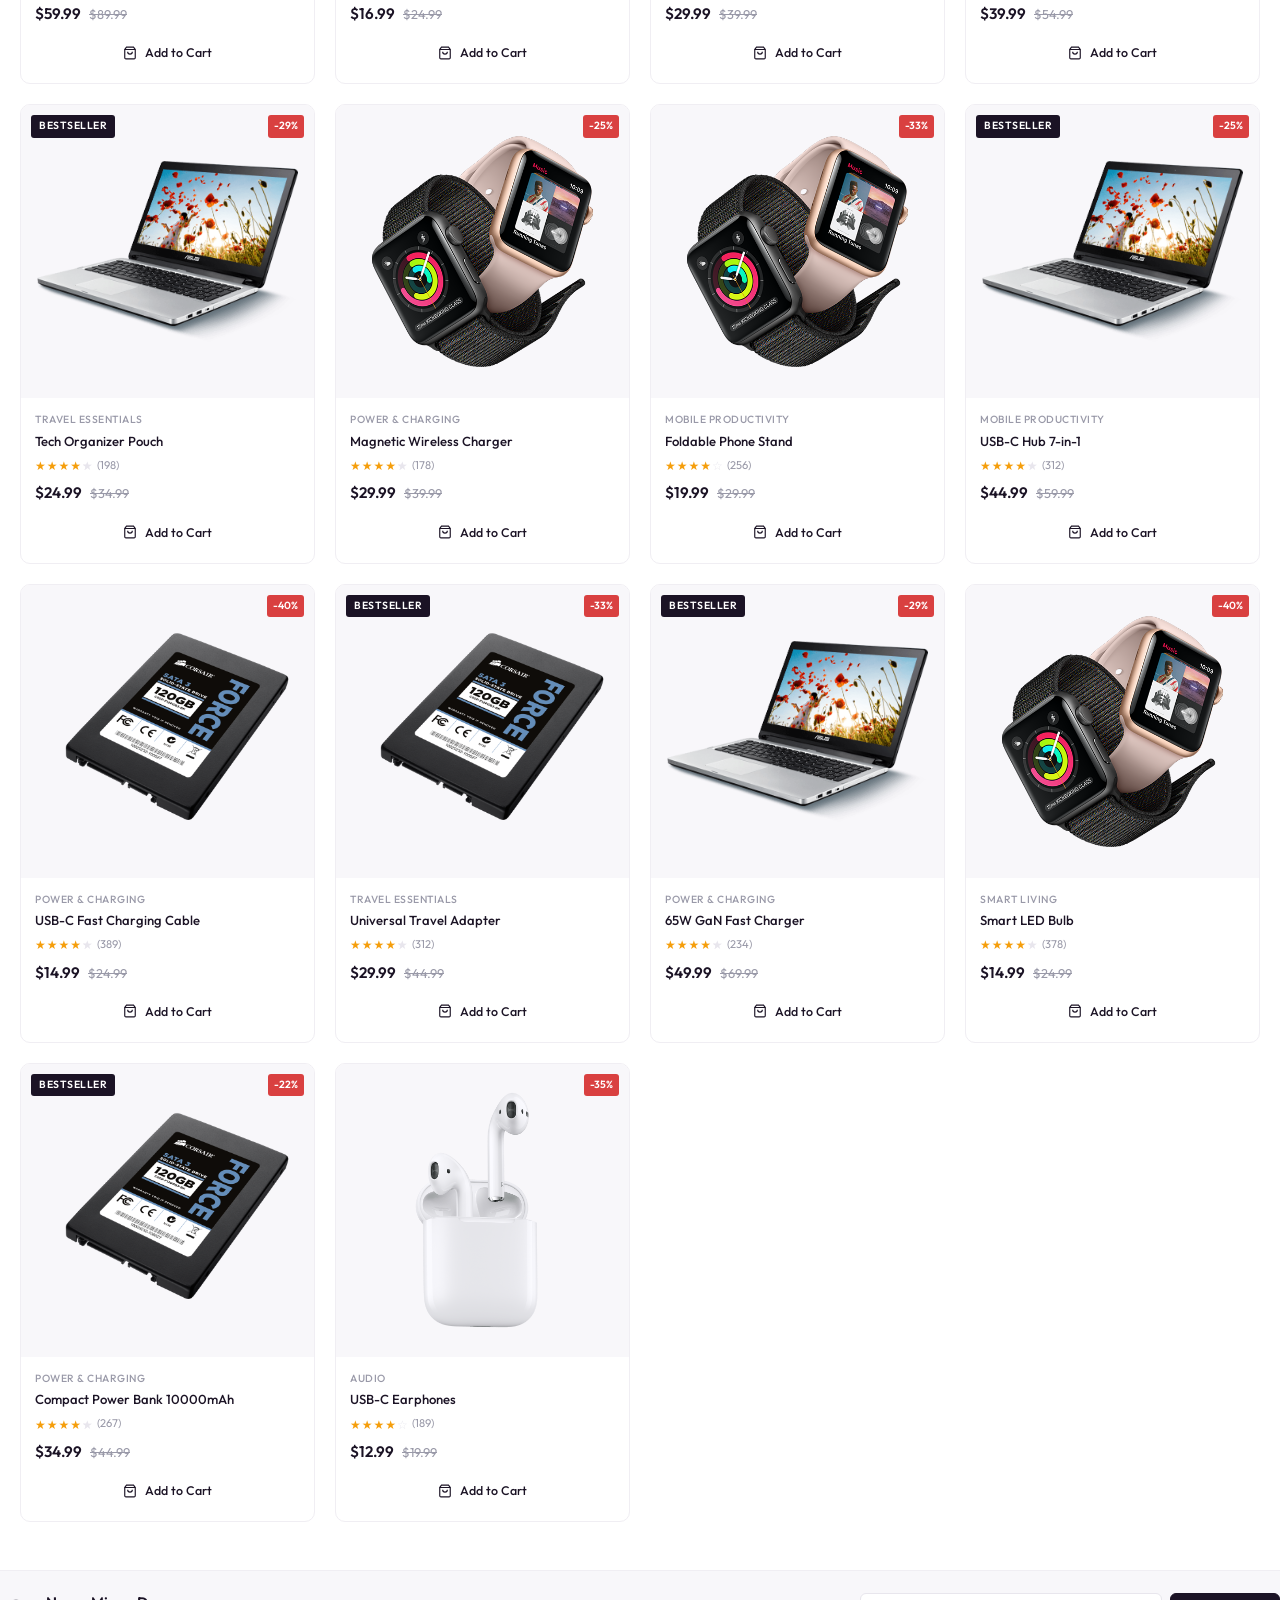
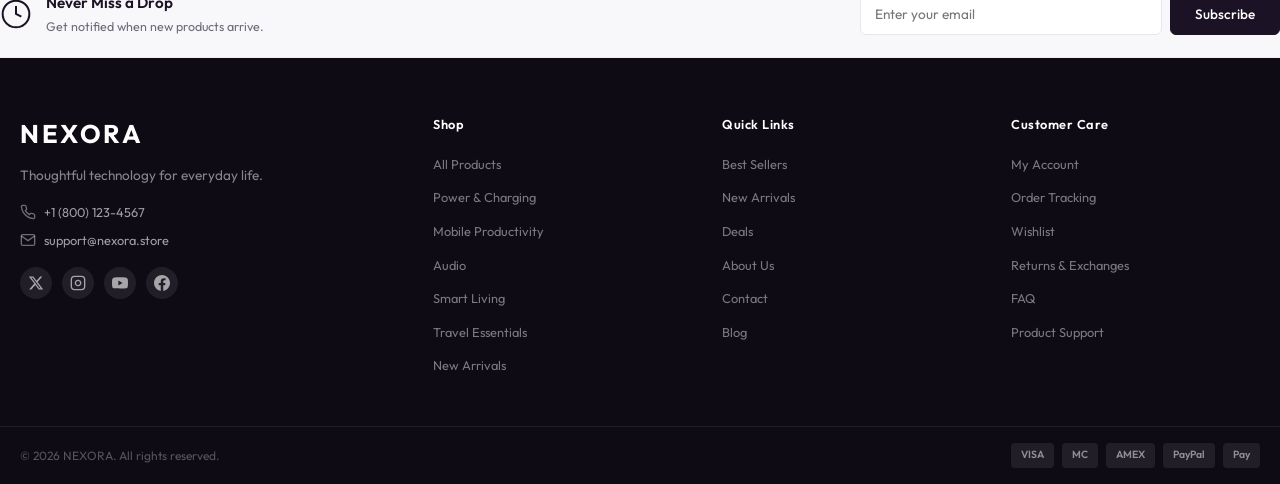
<file: new-arrivals.html>
<!DOCTYPE html>
<html lang="en">
<head>
  <meta charset="UTF-8">
  <meta name="viewport" content="width=device-width, initial-scale=1.0">
  <meta name="description" content="Discover the latest products at NEXORA. New arrivals across Power, Audio, Productivity, Smart Living, and Travel.">
  <title>New Arrivals - NEXORA</title>
  <link rel="stylesheet" href="css/style.css">
  <link rel="stylesheet" href="css/components.css">
  <link rel="stylesheet" href="css/responsive.css">
</head>
<body>
  <div class="header-wrapper"></div>

  <main class="page">
    <div class="page-header">
      <nav class="breadcrumb" aria-label="Breadcrumb">
        <a href="index.html">Home</a>
        <span aria-hidden="true">/</span>
        <span>New Arrivals</span>
      </nav>
      <h1>New Arrivals</h1>
      <p class="page-subtitle">Be the first to get your hands on our latest products</p>
    </div>

    <section class="section">
      <div class="container">
        <div class="new-arrivals-hero" id="new-arrivals-hero"></div>
      </div>
    </section>

    <section class="section" style="padding-top: 0;">
      <div class="container">
        <div class="shop-toolbar">
          <span class="shop-result-count" id="result-count"></span>
          <div class="shop-sort">
            <select id="sort-select" aria-label="Sort products">
              <option value="newest">Newest First</option>
              <option value="featured">Featured</option>
              <option value="price-asc">Price: Low to High</option>
              <option value="price-desc">Price: High to Low</option>
              <option value="rating">Highest Rated</option>
            </select>
          </div>
        </div>
        <div class="new-arrivals-categories" id="na-categories"></div>
        <div class="products-grid" id="new-arrivals-grid"></div>
      </div>
    </section>

    <section class="newsletter-strip">
      <div class="container newsletter-strip-inner">
        <div class="newsletter-strip-left">
          <svg width="32" height="32" viewBox="0 0 24 24" fill="none" stroke="currentColor" stroke-width="1.5"><circle cx="12" cy="12" r="10"/><polyline points="12 6 12 12 16 14"/></svg>
          <div>
            <h3>Never Miss a Drop</h3>
            <p>Get notified when new products arrive.</p>
          </div>
        </div>
        <form class="newsletter-strip-form" id="na-newsletter-form">
          <input type="email" placeholder="Enter your email" required aria-label="Email address">
          <button type="submit" class="btn btn-primary">Subscribe</button>
        </form>
      </div>
      <p class="newsletter-success" id="na-newsletter-success">Thanks for subscribing! You'll be the first to know.</p>
    </section>
  </main>

  <div class="footer-wrapper"></div>

  <script src="js/config.js"></script>
  <script src="js/data/categories.js"></script>
  <script src="js/data/products.js"></script>
  <script src="js/services/productService.js"></script>
  <script src="js/services/cartService.js"></script>
  <script src="js/services/wishlistService.js"></script>
  <script src="js/services/authService.js"></script>
  <script src="js/services/orderService.js"></script>
  <script src="js/components/toast.js"></script>
  <script src="js/components/modal.js"></script>
  <script src="js/components/productCard.js"></script>
  <script src="js/components/header.js"></script>
  <script src="js/app.js"></script>
  <script>
    let currentSort = "newest";
    let currentCategory = "";

    async function initNewArrivals() {
      initHeader();
      APP.init();

      const heroProducts = await ProductService.getNewArrivals(3);
      renderNewArrivalsHero(heroProducts);
      renderCategoryFilters();
      await loadProducts();

      document.getElementById("sort-select")?.addEventListener("change", async (e) => {
        currentSort = e.target.value;
        await loadProducts();
      });

      document.getElementById("na-newsletter-form")?.addEventListener("submit", (e) => {
        e.preventDefault();
        const input = e.target.querySelector("input");
        const email = input?.value.trim();
        if (!email || !/^[^\s@]+@[^\s@]+\.[^\s@]+$/.test(email)) {
          showToast("Please enter a valid email.", "error");
          return;
        }
        e.target.style.display = "none";
        document.getElementById("na-newsletter-success").style.display = "block";
        showToast("Subscribed! Check your inbox.");
      });
    }

    function renderNewArrivalsHero(products) {
      const hero = document.getElementById("new-arrivals-hero");
      if (!hero || !products.length) return;

      const newest = products[0];
      const discount = newest.compareAtPrice ? Math.round(((newest.compareAtPrice - newest.price) / newest.compareAtPrice) * 100) : 0;

      hero.innerHTML = `
        <div class="na-hero-card">
          <div class="na-hero-content">
            <span class="na-hero-badge">Just Launched</span>
            <h2>${newest.name}</h2>
            <p>${newest.description}</p>
            <div class="na-hero-price">
              <span class="price-current large">${CONFIG.CURRENCY_SYMBOL}${newest.price.toFixed(2)}</span>
              ${newest.compareAtPrice ? `<span class="price-compare">${CONFIG.CURRENCY_SYMBOL}${newest.compareAtPrice.toFixed(2)}</span>` : ""}
              ${discount > 0 ? `<span class="product-discount-badge" style="position:static;">-${discount}%</span>` : ""}
            </div>
            <div class="na-hero-actions">
              <a href="product.html?id=${newest.id}" class="btn btn-primary">View Product</a>
              <button class="btn btn-outline btn-add-to-cart" data-product-id="${newest.id}">Add to Cart</button>
            </div>
          </div>
          <div class="na-hero-image">
            <img src="${newest.thumbnail}" alt="${newest.name}" loading="eager">
          </div>
        </div>
      `;
    }

    function renderCategoryFilters() {
      const container = document.getElementById("na-categories");
      if (!container) return;
      container.innerHTML = `
        <button class="na-cat-btn active" data-category="">All</button>
        ${CATEGORIES.map(cat => {
          const count = PRODUCTS.filter(p => p.categoryId === cat.id && p.createdAt >= "2025-03-01").length;
          return `<button class="na-cat-btn" data-category="${cat.id}">${cat.name} <span>${count}</span></button>`;
        }).join("")}
      `;

      container.querySelectorAll(".na-cat-btn").forEach(btn => {
        btn.addEventListener("click", async () => {
          container.querySelectorAll(".na-cat-btn").forEach(b => b.classList.remove("active"));
          btn.classList.add("active");
          currentCategory = btn.dataset.category;
          await loadProducts();
        });
      });
    }

    async function loadProducts() {
      const filters = { sort: currentSort };
      if (currentCategory) filters.category = currentCategory;

      const allProducts = await ProductService.getProducts(filters);
      const newArrivals = allProducts.sort((a, b) => new Date(b.createdAt) - new Date(a.createdAt));

      const grid = document.getElementById("new-arrivals-grid");
      const count = document.getElementById("result-count");

      if (count) count.textContent = `${newArrivals.length} new product${newArrivals.length !== 1 ? 's' : ''}`;

      if (newArrivals.length === 0) {
        grid.innerHTML = `<div class="empty-state"><h2>No new arrivals in this category</h2><p>Check back soon for updates.</p></div>`;
      } else {
        grid.innerHTML = newArrivals.map(renderProductCard).join("");
        initWishlistBadges();
      }
    }

    document.addEventListener("DOMContentLoaded", initNewArrivals);
  </script>
</body>
</html>
</file>
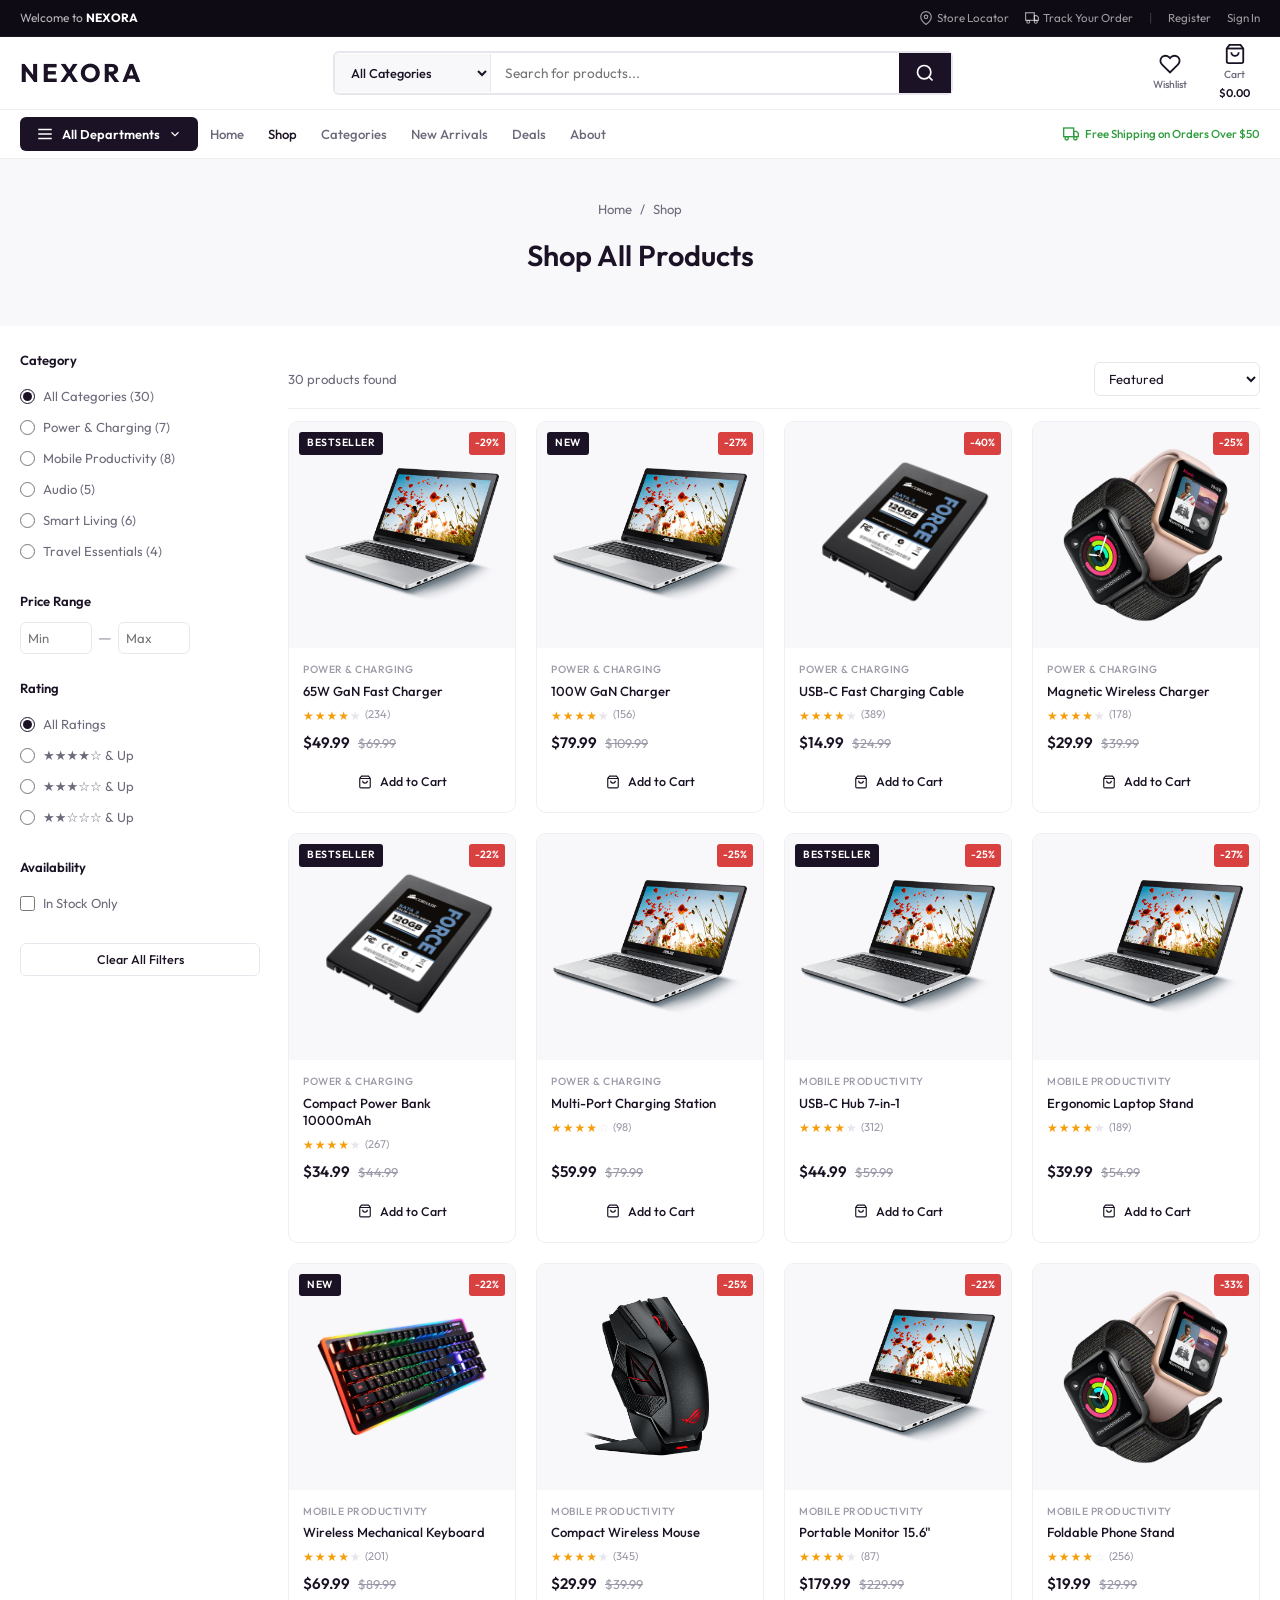
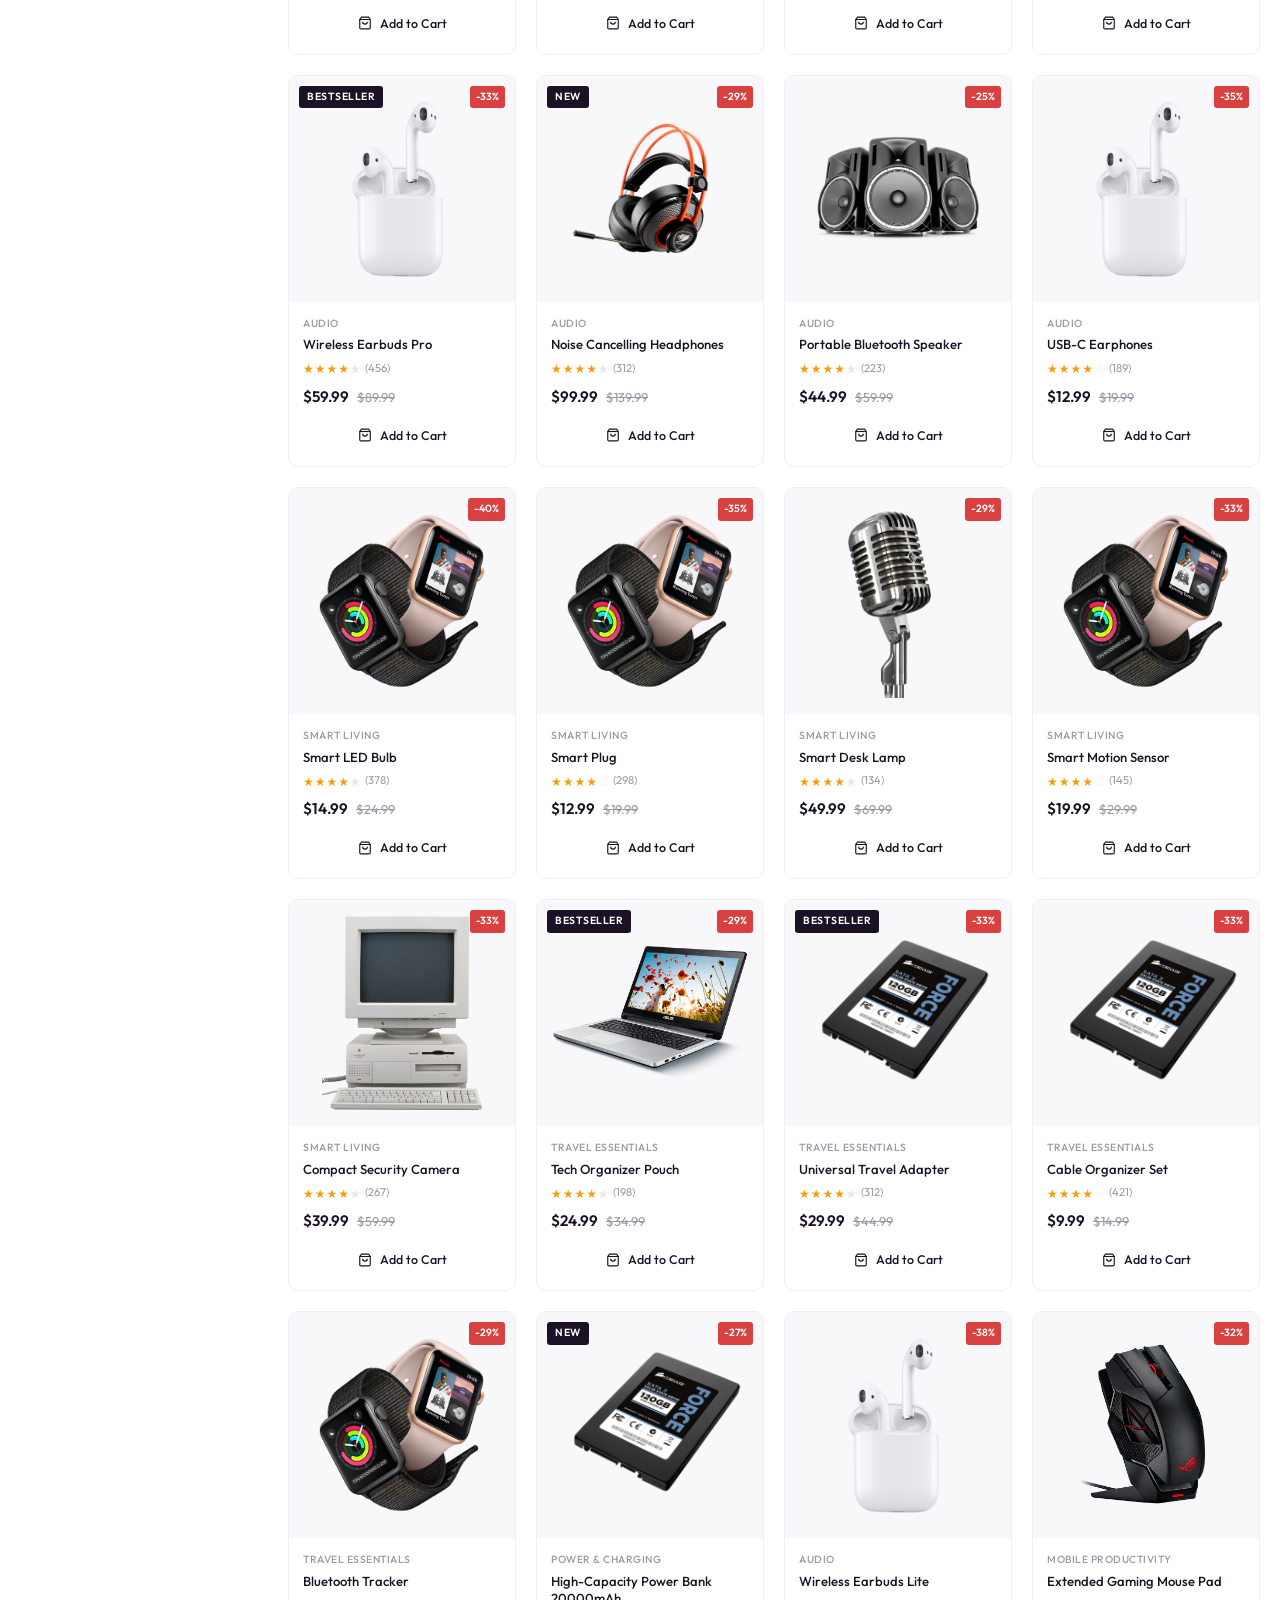
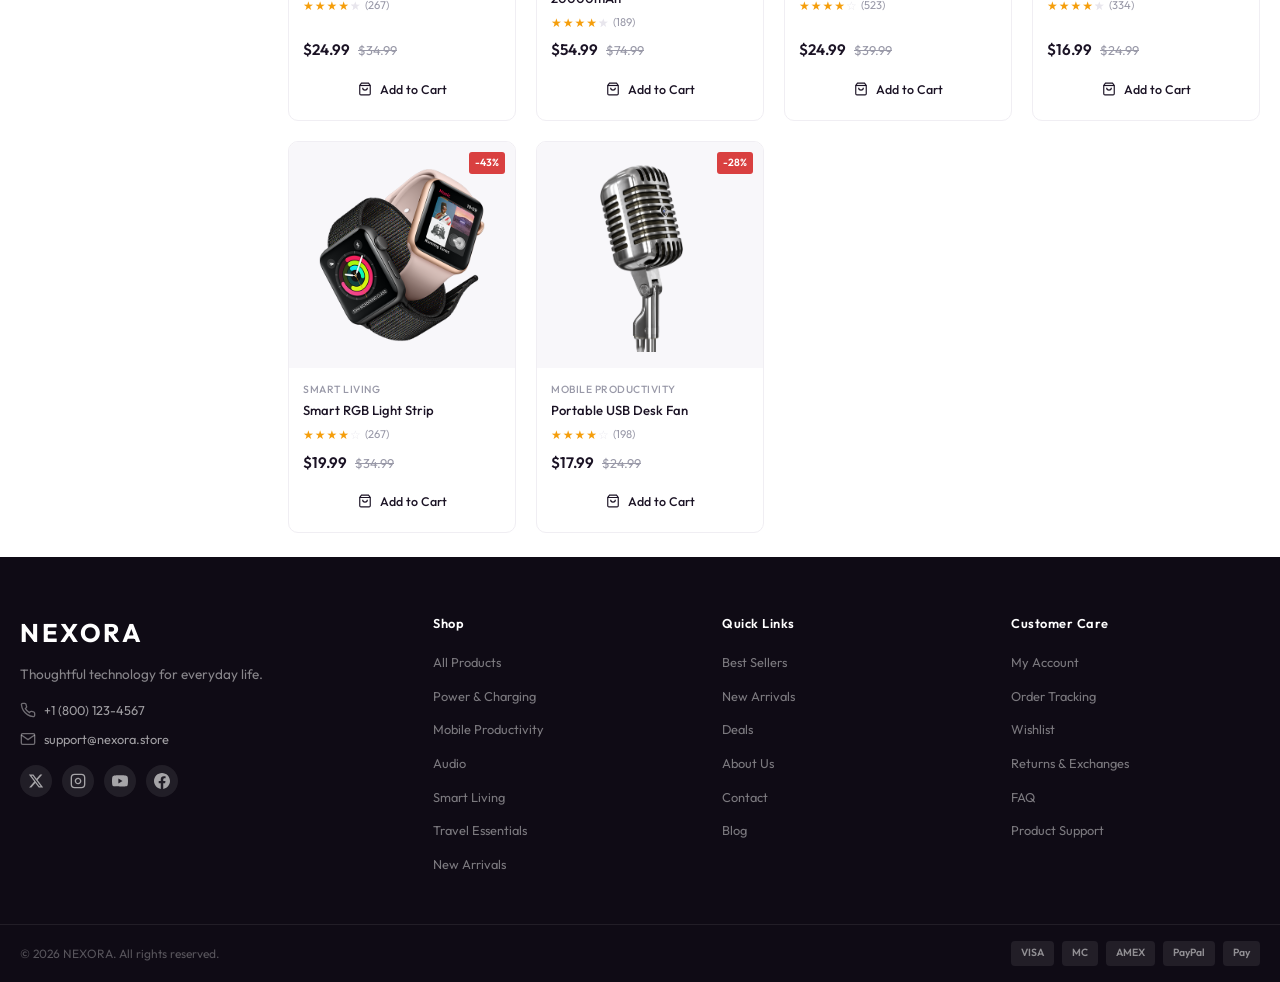
<file: product.html>
<!DOCTYPE html>
<html lang="en">
<head>
  <meta charset="UTF-8">
  <meta name="viewport" content="width=device-width, initial-scale=1.0">
  <meta name="description" content="Product details - NEXORA">
  <title>Product - NEXORA</title>
  <link rel="stylesheet" href="css/style.css">
  <link rel="stylesheet" href="css/components.css">
  <link rel="stylesheet" href="css/responsive.css">
</head>
<body>
  <div class="header-wrapper"></div>

  <main class="page">
    <div class="container">
      <div class="product-detail" id="product-detail"></div>
    </div>
  </main>

  <div class="footer-wrapper"></div>

  <script src="js/config.js"></script>
  <script src="js/data/categories.js"></script>
  <script src="js/data/products.js"></script>
  <script src="js/services/productService.js"></script>
  <script src="js/services/cartService.js"></script>
  <script src="js/services/wishlistService.js"></script>
  <script src="js/services/authService.js"></script>
  <script src="js/services/orderService.js"></script>
  <script src="js/components/toast.js"></script>
  <script src="js/components/modal.js"></script>
  <script src="js/components/productCard.js"></script>
  <script src="js/components/header.js"></script>
  <script src="js/app.js"></script>
  <script src="js/pages/product.js"></script>
</body>
</html>
</file>
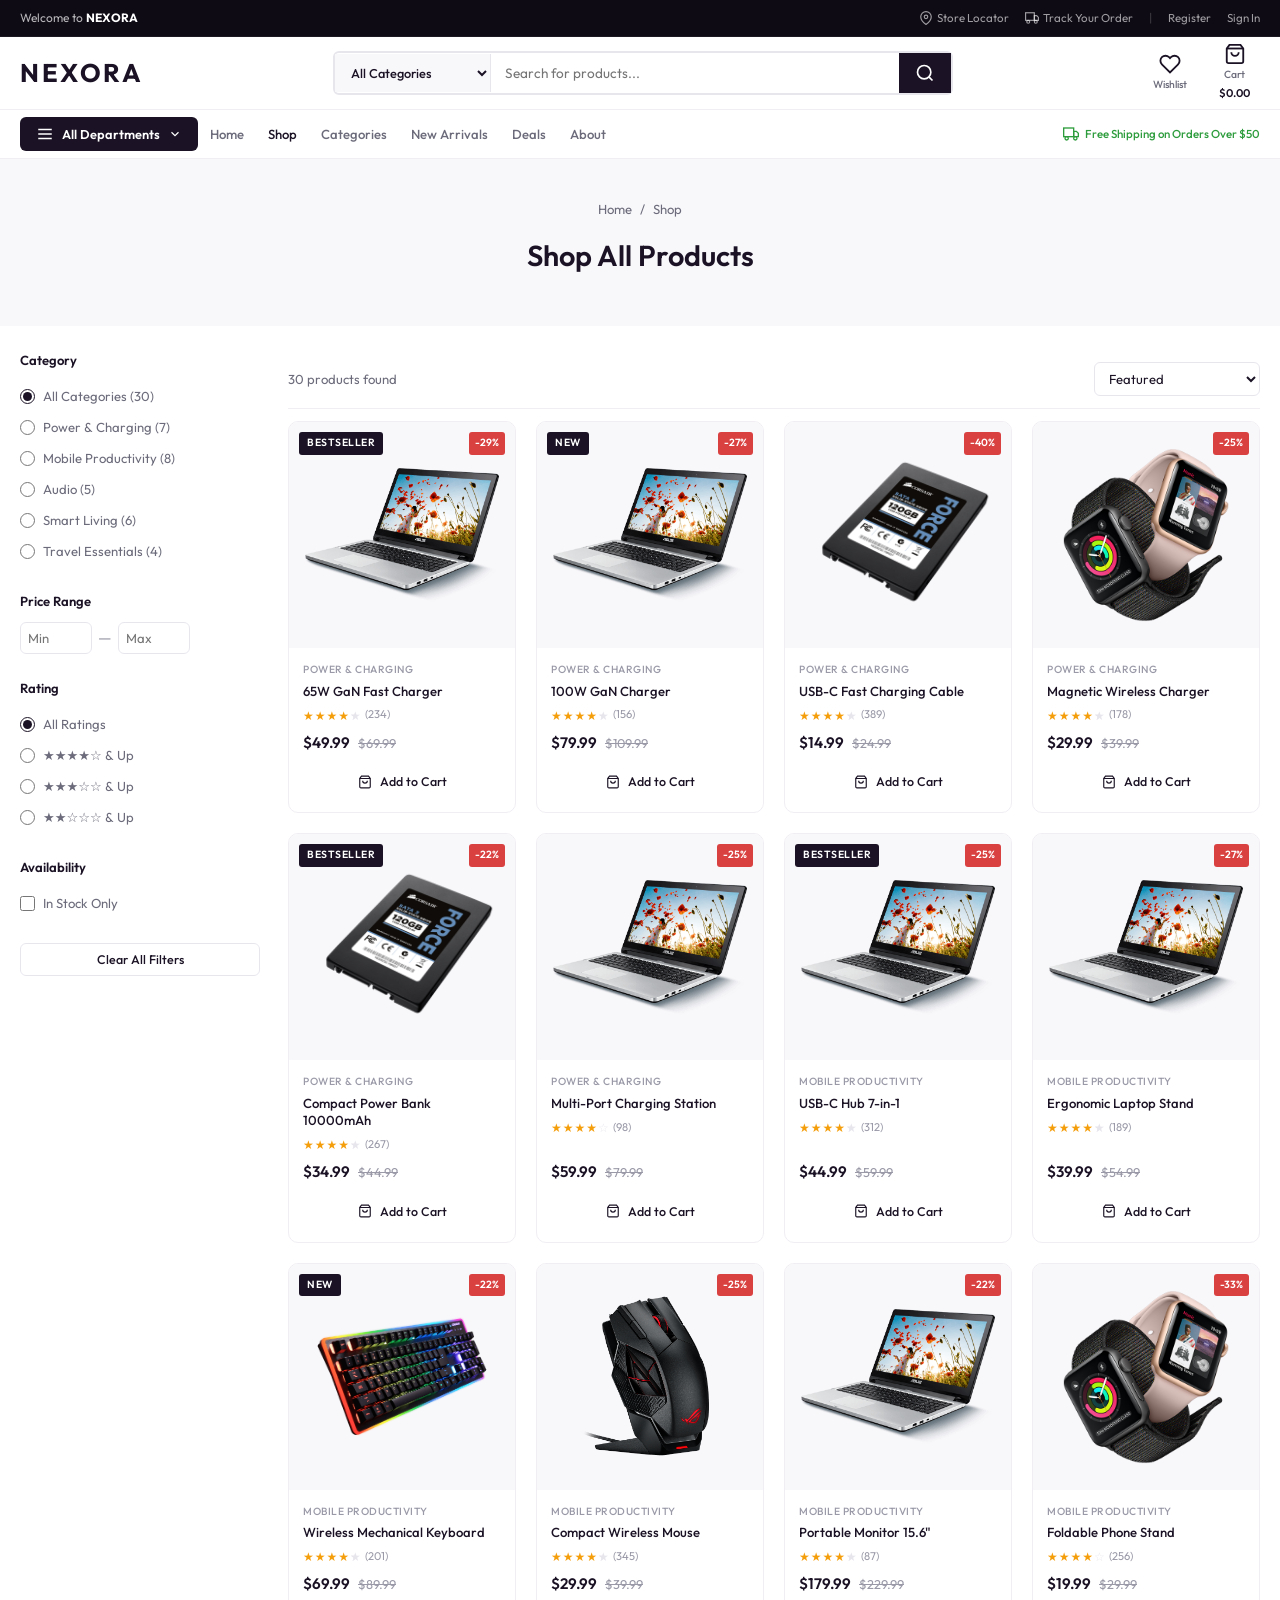
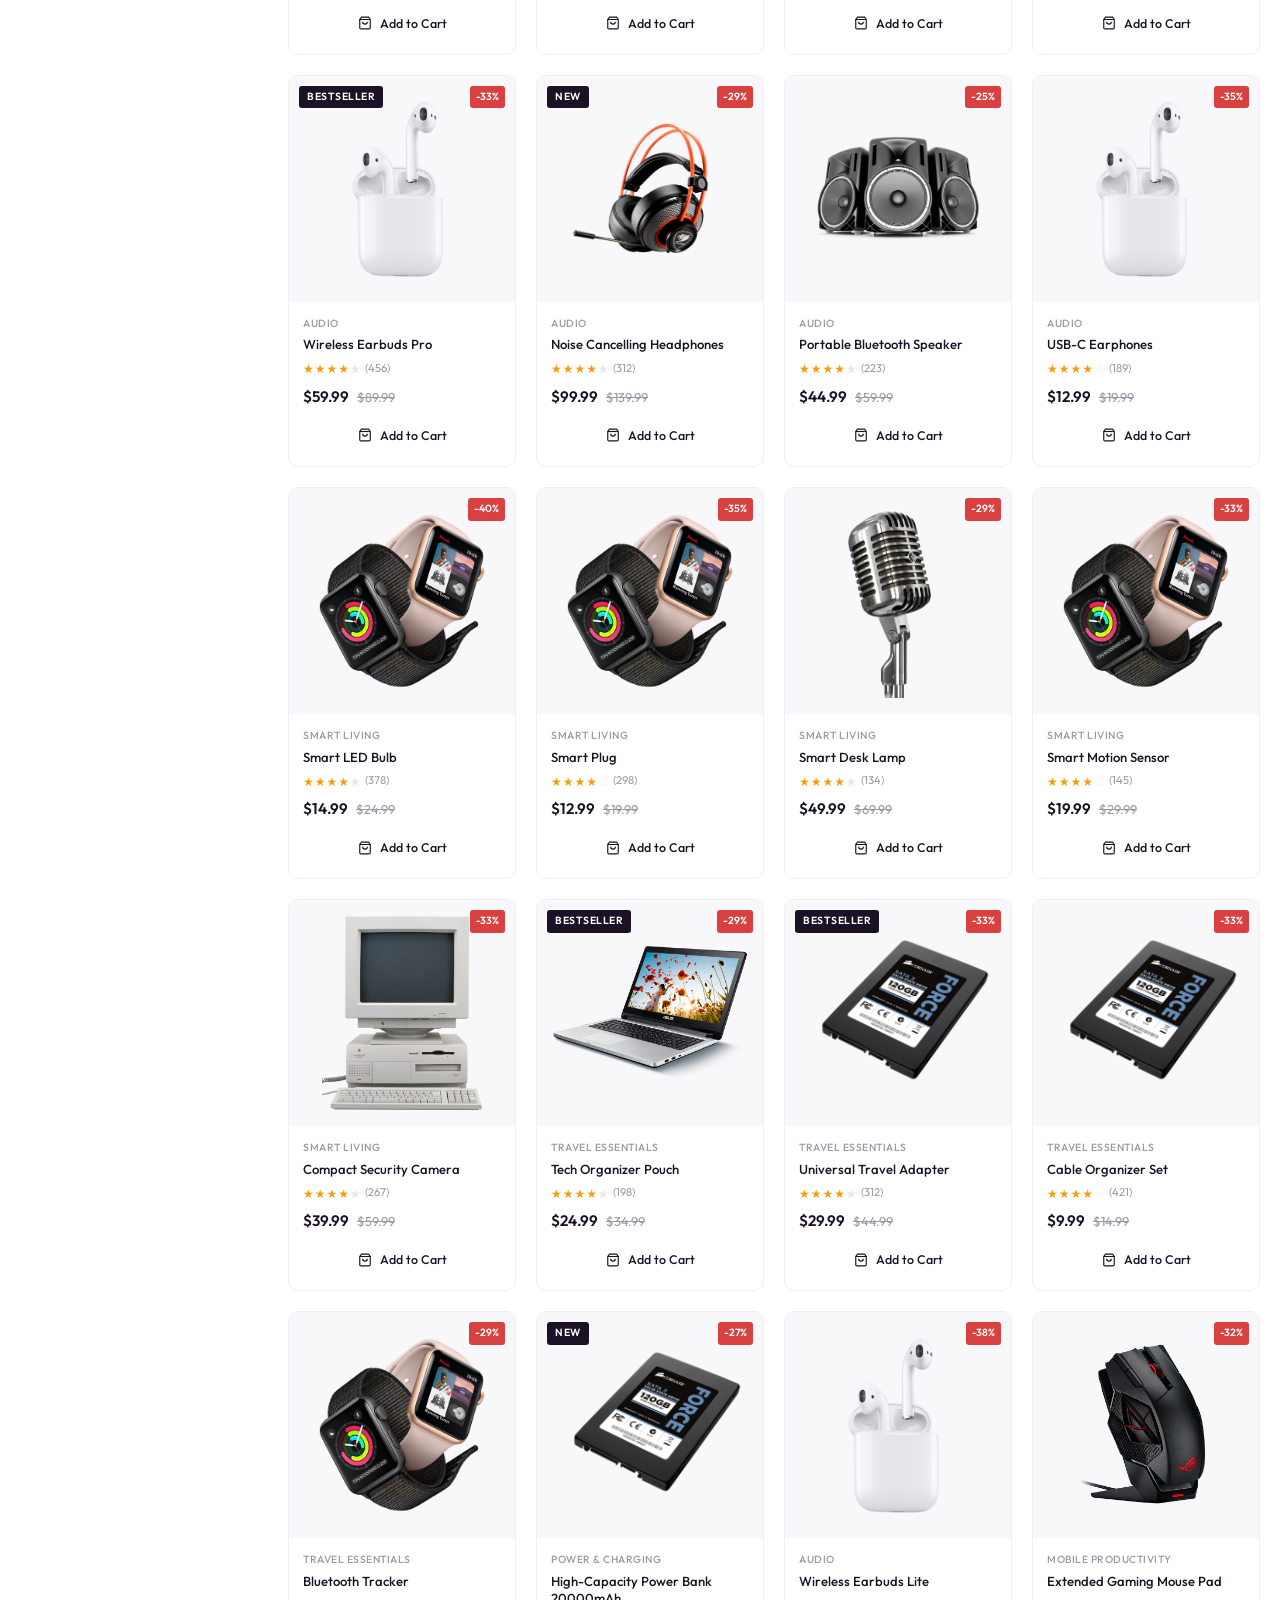
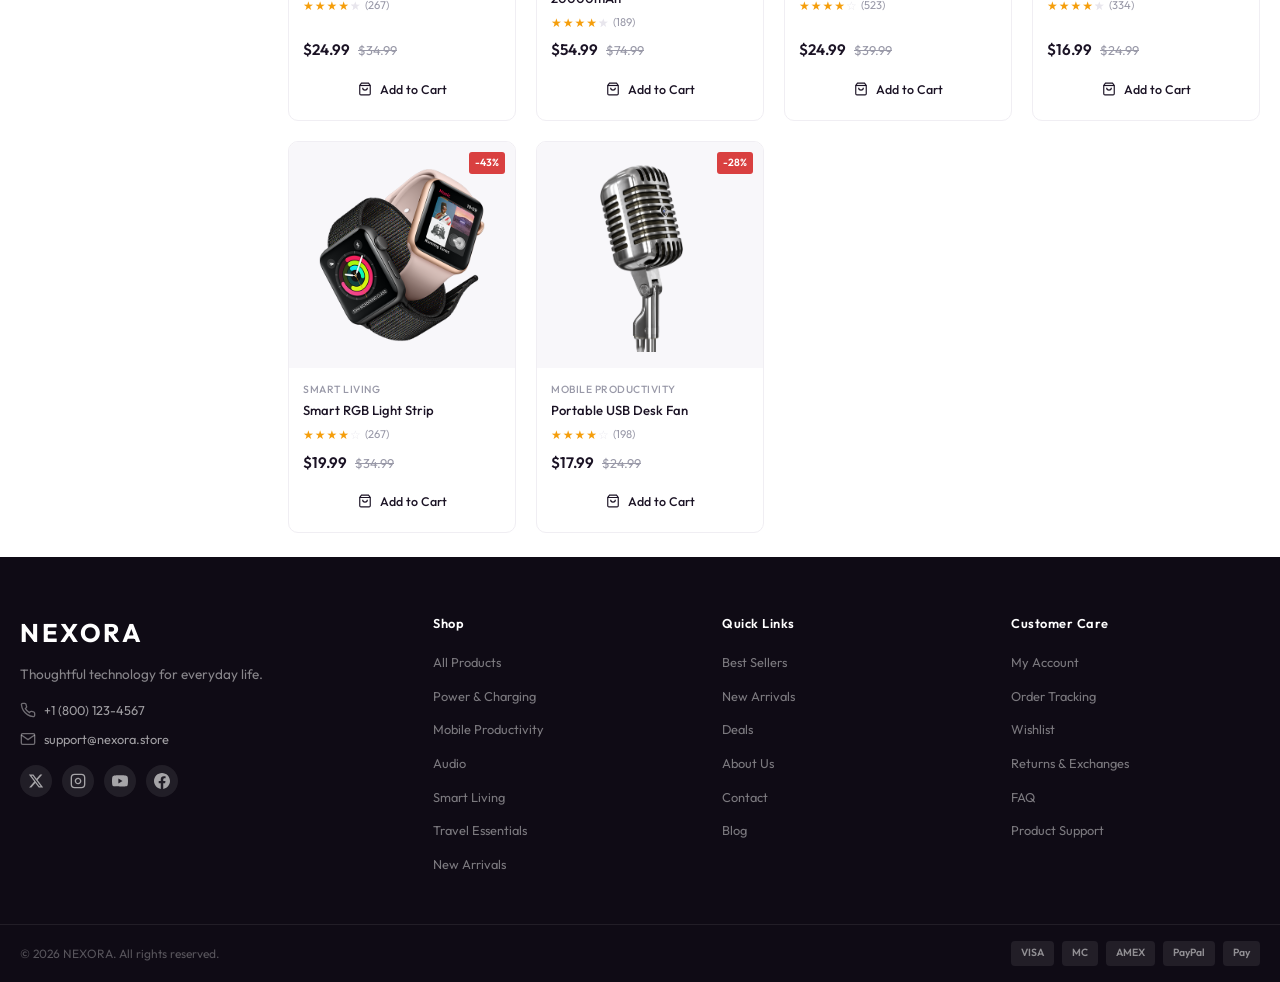
<file: shop.html>
<!DOCTYPE html>
<html lang="en">
<head>
  <meta charset="UTF-8">
  <meta name="viewport" content="width=device-width, initial-scale=1.0">
  <meta name="description" content="Browse all NEXORA products. Shop power chargers, productivity tools, audio, smart home, and travel essentials.">
  <title>Shop - NEXORA</title>
  <link rel="stylesheet" href="css/style.css">
  <link rel="stylesheet" href="css/components.css">
  <link rel="stylesheet" href="css/responsive.css">
</head>
<body>
  <div class="header-wrapper"></div>

  <main class="page">
    <div class="page-header">
      <nav class="breadcrumb" aria-label="Breadcrumb">
        <a href="index.html">Home</a>
        <span aria-hidden="true">/</span>
        <span>Shop</span>
      </nav>
      <h1>Shop All Products</h1>
    </div>
    <div class="container">
      <button class="mobile-filter-toggle btn btn-outline btn-sm" id="mobile-filter-toggle">
        <svg width="16" height="16" viewBox="0 0 24 24" fill="none" stroke="currentColor" stroke-width="2"><line x1="4" y1="6" x2="20" y2="6"/><line x1="4" y1="12" x2="14" y2="12"/><line x1="4" y1="18" x2="10" y2="18"/></svg>
        Filters
      </button>
      <div class="active-filters" id="active-filters" style="display:none;"></div>
      <div class="shop-layout">
        <aside class="shop-sidebar" id="shop-sidebar" aria-label="Filters">
          <div class="shop-sidebar-header">
            <h3>Filters</h3>
            <button class="shop-sidebar-close" id="shop-sidebar-close" aria-label="Close filters">
              <svg width="20" height="20" viewBox="0 0 24 24" fill="none" stroke="currentColor" stroke-width="2"><line x1="18" y1="6" x2="6" y2="18"/><line x1="6" y1="6" x2="18" y2="18"/></svg>
            </button>
          </div>
          <div class="filter-group">
            <h3>Category</h3>
            <div id="filter-categories"></div>
          </div>
          <div class="filter-group">
            <h3>Price Range</h3>
            <div class="price-range-inputs">
              <input type="number" id="price-min" placeholder="Min" min="0" aria-label="Minimum price">
              <span>—</span>
              <input type="number" id="price-max" placeholder="Max" min="0" aria-label="Maximum price">
            </div>
          </div>
          <div class="filter-group">
            <h3>Rating</h3>
            <div id="filter-rating"></div>
          </div>
          <div class="filter-group">
            <h3>Availability</h3>
            <label class="filter-option">
              <input type="checkbox" id="filter-stock"> In Stock Only
            </label>
          </div>
          <button class="btn btn-outline btn-full btn-sm" id="clear-filters">Clear All Filters</button>
        </aside>
        <div class="shop-main">
          <div class="shop-toolbar">
            <span class="shop-result-count" id="result-count"></span>
            <div class="shop-sort">
              <select id="sort-select" aria-label="Sort products">
                <option value="featured">Featured</option>
                <option value="price-asc">Price: Low to High</option>
                <option value="price-desc">Price: High to Low</option>
                <option value="rating">Highest Rated</option>
                <option value="discount">Biggest Discount</option>
                <option value="newest">Newest</option>
              </select>
            </div>
          </div>
          <div class="products-grid" id="shop-products"></div>
          <div class="empty-state" id="no-results" style="display:none;">
            <div class="empty-state-icon">
              <svg width="48" height="48" viewBox="0 0 24 24" fill="none" stroke="currentColor" stroke-width="1.5"><circle cx="11" cy="11" r="8"/><line x1="21" y1="21" x2="16.65" y2="16.65"/></svg>
            </div>
            <h2>No products found</h2>
            <p>Try adjusting your filters or search terms.</p>
          </div>
        </div>
      </div>
    </div>
  </main>

  <div class="footer-wrapper"></div>

  <script src="js/config.js"></script>
  <script src="js/data/categories.js"></script>
  <script src="js/data/products.js"></script>
  <script src="js/services/productService.js"></script>
  <script src="js/services/cartService.js"></script>
  <script src="js/services/wishlistService.js"></script>
  <script src="js/services/authService.js"></script>
  <script src="js/services/orderService.js"></script>
  <script src="js/components/toast.js"></script>
  <script src="js/components/modal.js"></script>
  <script src="js/components/productCard.js"></script>
  <script src="js/components/header.js"></script>
  <script src="js/app.js"></script>
  <script src="js/pages/shop.js"></script>
</body>
</html>
</file>
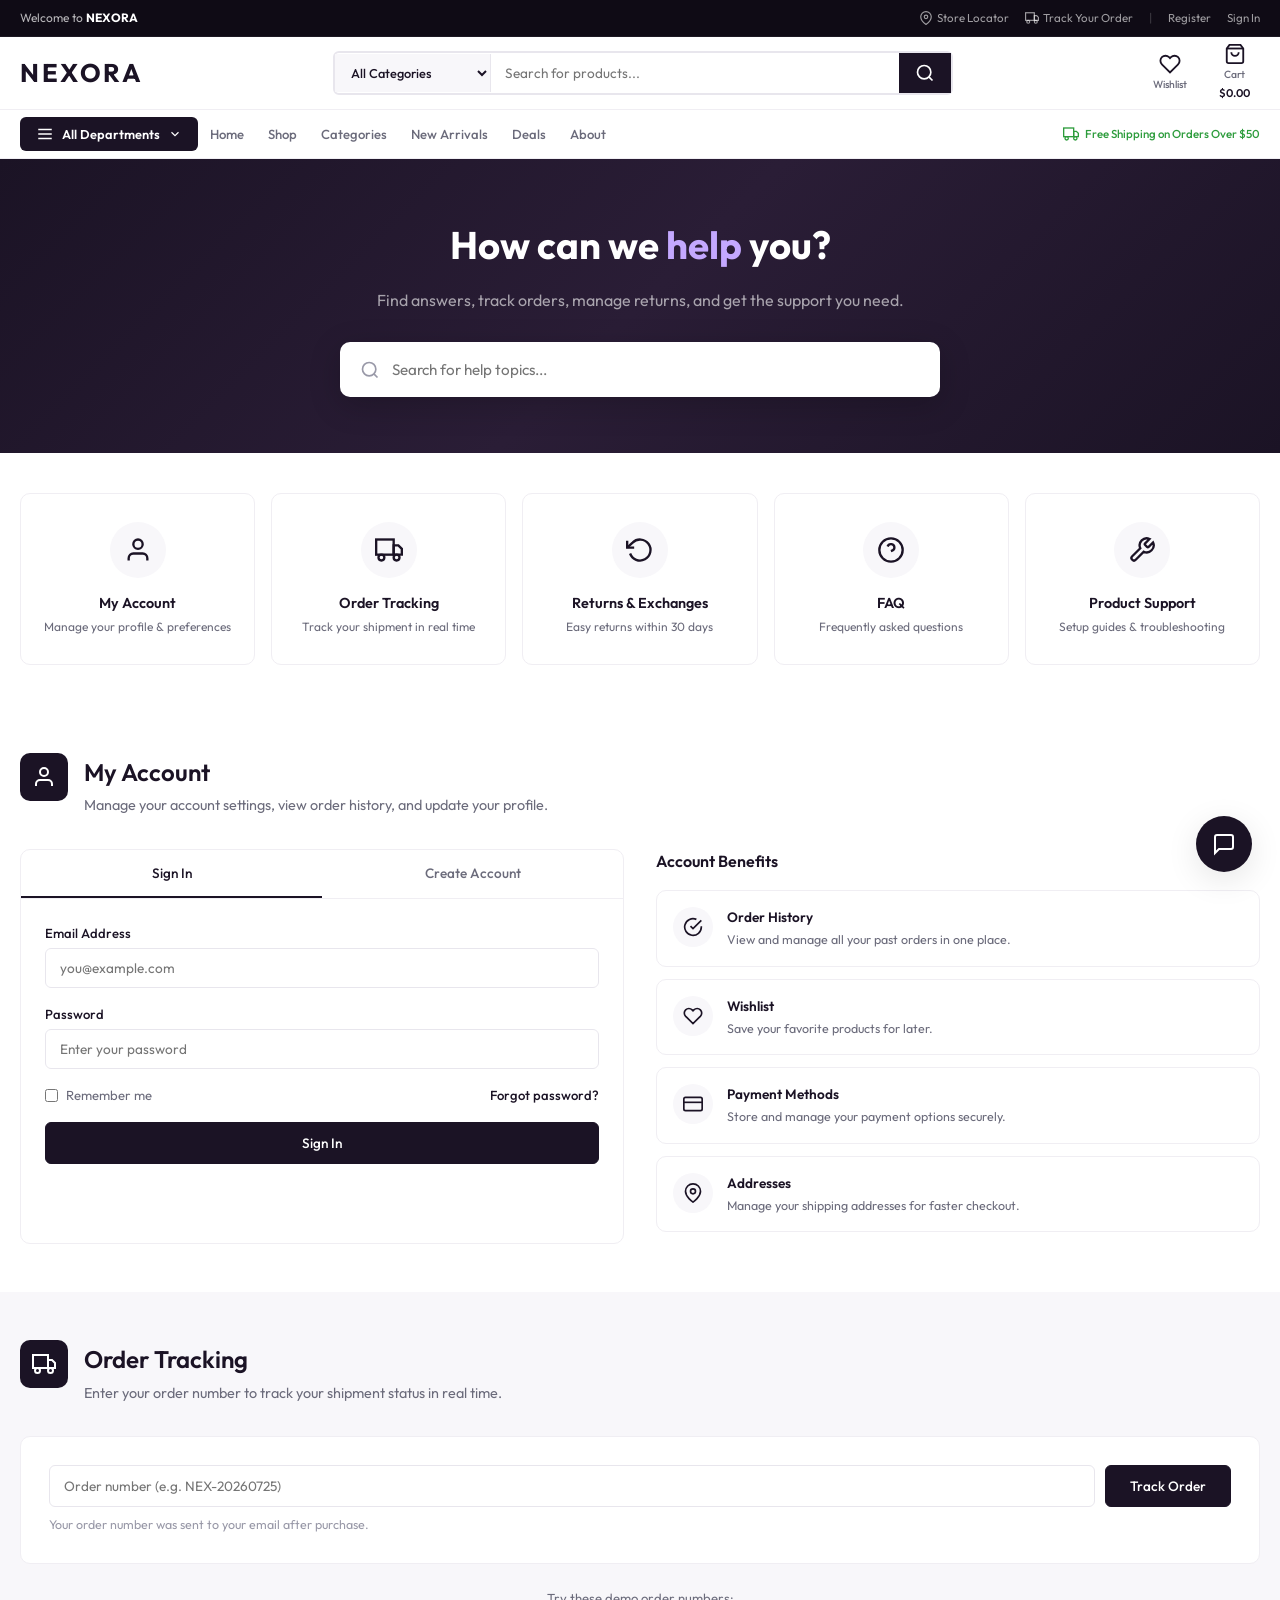
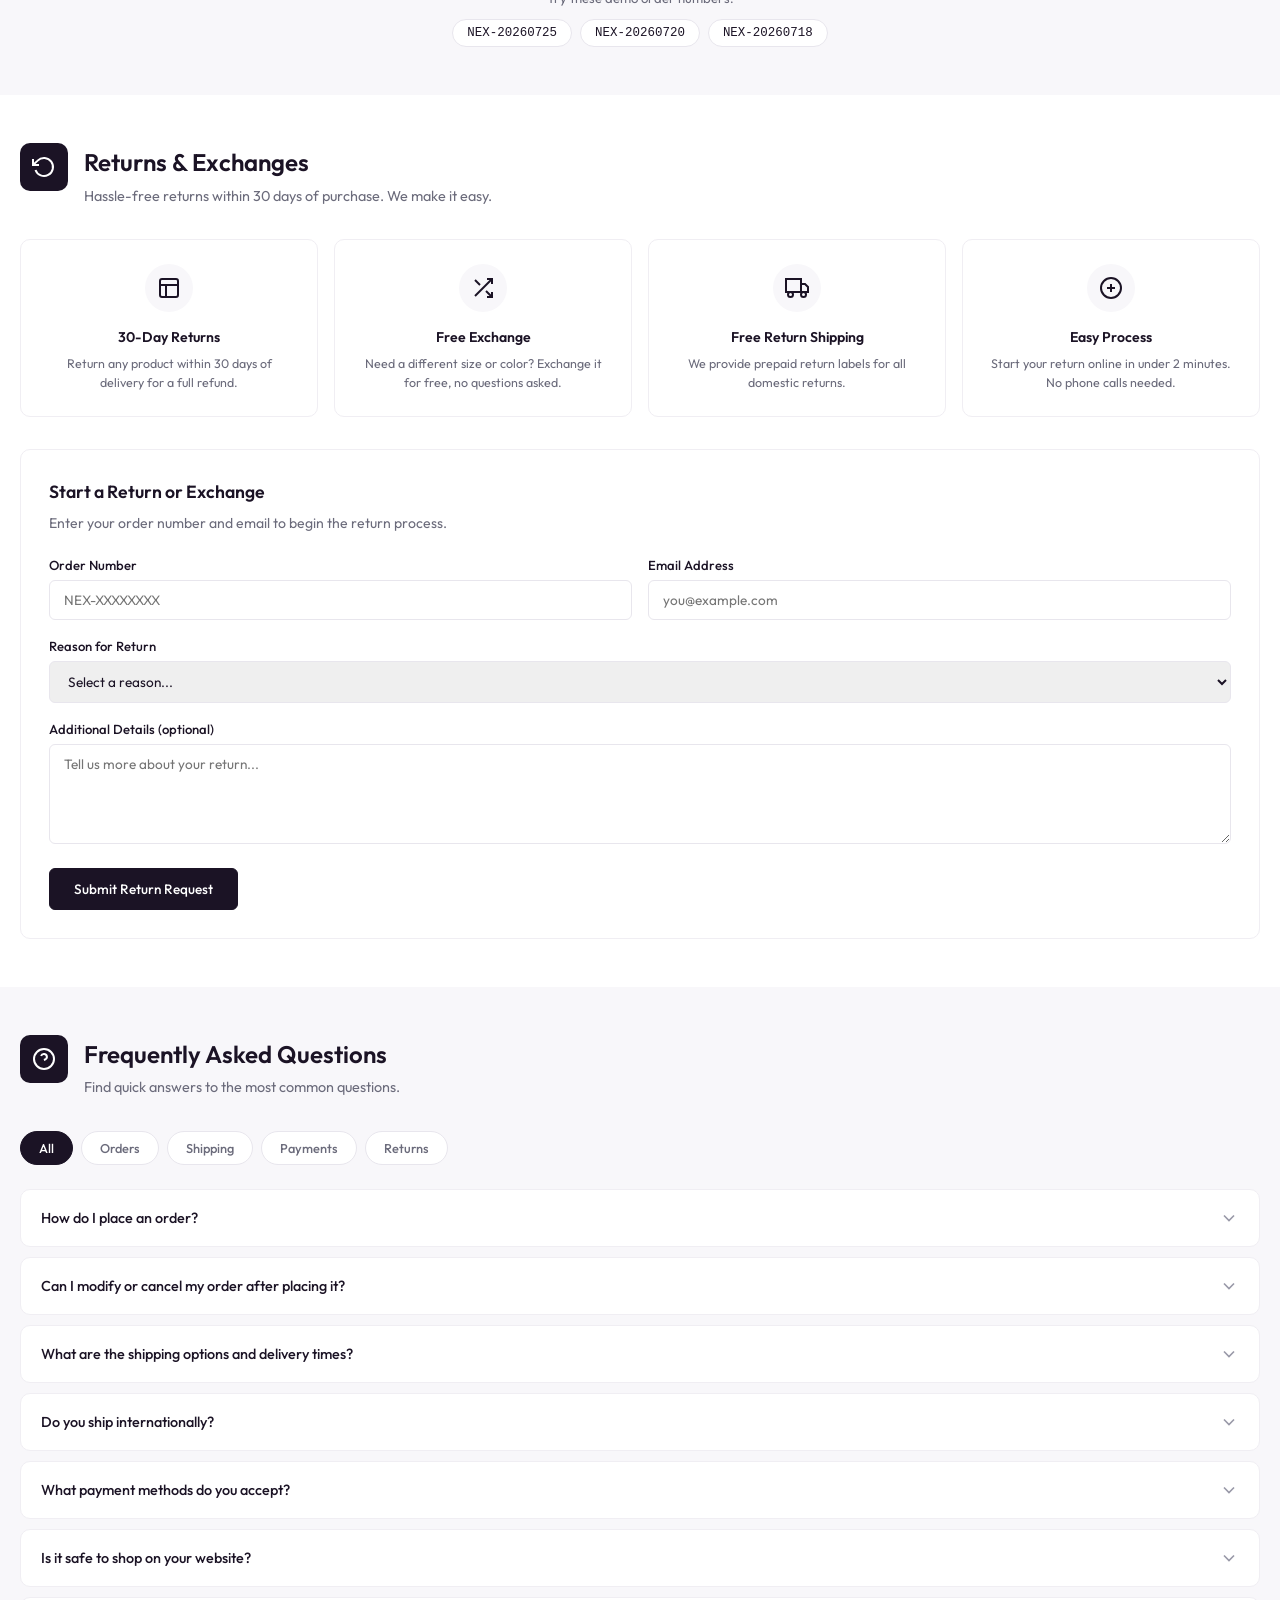
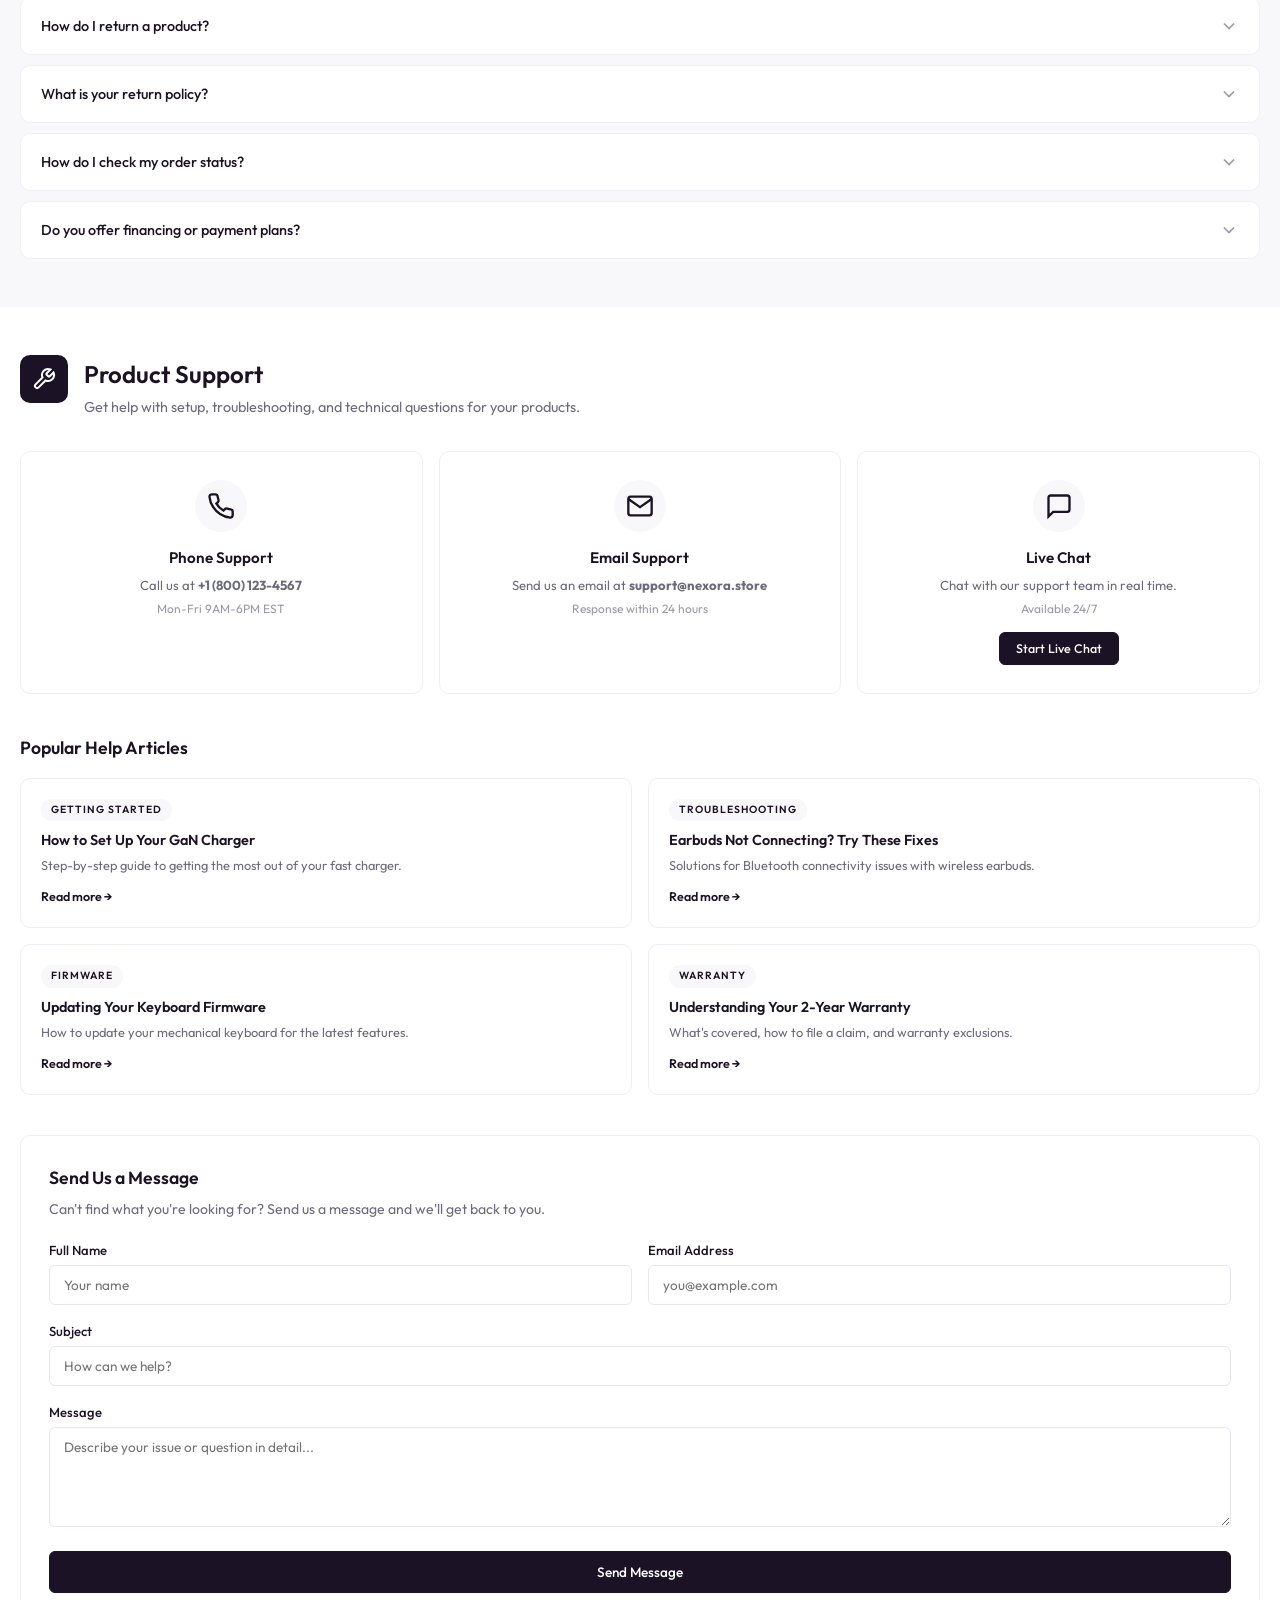
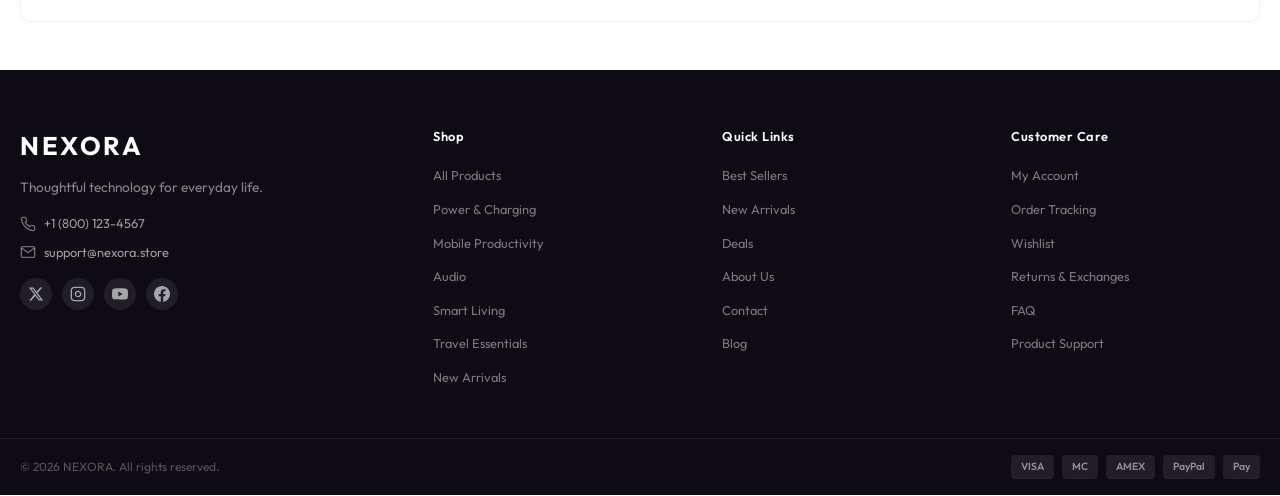
<file: support.html>
<!DOCTYPE html>
<html lang="en">
<head>
  <meta charset="UTF-8">
  <meta name="viewport" content="width=device-width, initial-scale=1.0">
  <meta name="description" content="NEXORA - Customer Support. My Account, Order Tracking, Returns & Exchanges, FAQ, Product Support.">
  <title>Customer Support - NEXORA</title>
  <link rel="stylesheet" href="css/style.css">
  <link rel="stylesheet" href="css/components.css">
  <link rel="stylesheet" href="css/support.css">
  <link rel="stylesheet" href="css/responsive.css">
</head>
<body>
  <div class="header-wrapper"></div>

  <main>
    <section class="support-hero">
      <div class="container support-hero-inner">
        <h1 class="support-hero-title">How can we <span class="hero-accent">help</span> you?</h1>
        <p class="support-hero-desc">Find answers, track orders, manage returns, and get the support you need.</p>
        <div class="support-search-bar">
          <svg width="20" height="20" viewBox="0 0 24 24" fill="none" stroke="currentColor" stroke-width="2"><circle cx="11" cy="11" r="8"/><line x1="21" y1="21" x2="16.65" y2="16.65"/></svg>
          <input type="text" id="support-search" placeholder="Search for help topics..." aria-label="Search support">
        </div>
      </div>
    </section>

    <section class="support-quick-links">
      <div class="container">
        <div class="support-quick-grid">
          <a href="#my-account" class="support-quick-card">
            <div class="support-quick-icon">
              <svg width="28" height="28" viewBox="0 0 24 24" fill="none" stroke="currentColor" stroke-width="2"><path d="M20 21v-2a4 4 0 0 0-4-4H8a4 4 0 0 0-4 4v2"/><circle cx="12" cy="7" r="4"/></svg>
            </div>
            <span class="support-quick-label">My Account</span>
            <span class="support-quick-desc">Manage your profile &amp; preferences</span>
          </a>
          <a href="#order-tracking" class="support-quick-card">
            <div class="support-quick-icon">
              <svg width="28" height="28" viewBox="0 0 24 24" fill="none" stroke="currentColor" stroke-width="2"><rect x="1" y="3" width="15" height="13"/><polygon points="16 8 20 8 23 11 23 16 16 16 16 8"/><circle cx="5.5" cy="18.5" r="2.5"/><circle cx="18.5" cy="18.5" r="2.5"/></svg>
            </div>
            <span class="support-quick-label">Order Tracking</span>
            <span class="support-quick-desc">Track your shipment in real time</span>
          </a>
          <a href="#returns" class="support-quick-card">
            <div class="support-quick-icon">
              <svg width="28" height="28" viewBox="0 0 24 24" fill="none" stroke="currentColor" stroke-width="2"><polyline points="1 4 1 10 7 10"/><path d="M3.51 15a9 9 0 1 0 2.13-9.36L1 10"/></svg>
            </div>
            <span class="support-quick-label">Returns &amp; Exchanges</span>
            <span class="support-quick-desc">Easy returns within 30 days</span>
          </a>
          <a href="#faq" class="support-quick-card">
            <div class="support-quick-icon">
              <svg width="28" height="28" viewBox="0 0 24 24" fill="none" stroke="currentColor" stroke-width="2"><circle cx="12" cy="12" r="10"/><path d="M9.09 9a3 3 0 0 1 5.83 1c0 2-3 3-3 3"/><line x1="12" y1="17" x2="12.01" y2="17"/></svg>
            </div>
            <span class="support-quick-label">FAQ</span>
            <span class="support-quick-desc">Frequently asked questions</span>
          </a>
          <a href="#product-support" class="support-quick-card">
            <div class="support-quick-icon">
              <svg width="28" height="28" viewBox="0 0 24 24" fill="none" stroke="currentColor" stroke-width="2"><path d="M14.7 6.3a1 1 0 0 0 0 1.4l1.6 1.6a1 1 0 0 0 1.4 0l3.77-3.77a6 6 0 0 1-7.94 7.94l-6.91 6.91a2.12 2.12 0 0 1-3-3l6.91-6.91a6 6 0 0 1 7.94-7.94l-3.76 3.76z"/></svg>
            </div>
            <span class="support-quick-label">Product Support</span>
            <span class="support-quick-desc">Setup guides &amp; troubleshooting</span>
          </a>
        </div>
      </div>
    </section>

    <section id="my-account" class="support-section">
      <div class="container">
        <div class="support-section-header">
          <div class="support-section-icon">
            <svg width="24" height="24" viewBox="0 0 24 24" fill="none" stroke="currentColor" stroke-width="2"><path d="M20 21v-2a4 4 0 0 0-4-4H8a4 4 0 0 0-4 4v2"/><circle cx="12" cy="7" r="4"/></svg>
          </div>
          <div>
            <h2>My Account</h2>
            <p>Manage your account settings, view order history, and update your profile.</p>
          </div>
        </div>

        <div class="support-account-grid">
          <div class="account-login-card" id="account-card">
            <div class="account-card-tabs">
              <button class="account-tab active" data-account-tab="login">Sign In</button>
              <button class="account-tab" data-account-tab="register">Create Account</button>
            </div>
            <div class="account-tab-content active" id="account-login">
              <form id="login-form" class="support-form" autocomplete="off">
                <div class="form-group">
                  <label for="login-email">Email Address</label>
                  <input type="email" id="login-email" class="form-control" placeholder="you@example.com" required>
                </div>
                <div class="form-group">
                  <label for="login-password">Password</label>
                  <input type="password" id="login-password" class="form-control" placeholder="Enter your password" required>
                </div>
                <div class="support-form-row">
                  <label class="support-checkbox">
                    <input type="checkbox" id="remember-me">
                    <span>Remember me</span>
                  </label>
                  <a href="#" class="support-link">Forgot password?</a>
                </div>
                <button type="submit" class="btn btn-primary btn-full">Sign In</button>
              </form>
            </div>
            <div class="account-tab-content" id="account-register">
              <form id="register-form" class="support-form" autocomplete="off">
                <div class="form-group">
                  <label for="reg-name">Full Name</label>
                  <input type="text" id="reg-name" class="form-control" placeholder="Your full name" required>
                </div>
                <div class="form-group">
                  <label for="reg-email">Email Address</label>
                  <input type="email" id="reg-email" class="form-control" placeholder="you@example.com" required>
                </div>
                <div class="form-group">
                  <label for="reg-password">Password</label>
                  <input type="password" id="reg-password" class="form-control" placeholder="Min. 8 characters" required minlength="8">
                </div>
                <div class="form-group">
                  <label for="reg-password2">Confirm Password</label>
                  <input type="password" id="reg-password2" class="form-control" placeholder="Confirm your password" required>
                </div>
                <button type="submit" class="btn btn-primary btn-full">Create Account</button>
              </form>
            </div>
          </div>

          <div class="account-features">
            <h3>Account Benefits</h3>
            <div class="account-feature">
              <div class="account-feature-icon">
                <svg width="20" height="20" viewBox="0 0 24 24" fill="none" stroke="currentColor" stroke-width="2"><path d="M22 11.08V12a10 10 0 1 1-5.93-9.14"/><polyline points="22 4 12 14.01 9 11.01"/></svg>
              </div>
              <div>
                <h4>Order History</h4>
                <p>View and manage all your past orders in one place.</p>
              </div>
            </div>
            <div class="account-feature">
              <div class="account-feature-icon">
                <svg width="20" height="20" viewBox="0 0 24 24" fill="none" stroke="currentColor" stroke-width="2"><path d="M20.84 4.61a5.5 5.5 0 0 0-7.78 0L12 5.67l-1.06-1.06a5.5 5.5 0 0 0-7.78 7.78l1.06 1.06L12 21.23l7.78-7.78 1.06-1.06a5.5 5.5 0 0 0 0-7.78z"/></svg>
              </div>
              <div>
                <h4>Wishlist</h4>
                <p>Save your favorite products for later.</p>
              </div>
            </div>
            <div class="account-feature">
              <div class="account-feature-icon">
                <svg width="20" height="20" viewBox="0 0 24 24" fill="none" stroke="currentColor" stroke-width="2"><rect x="1" y="4" width="22" height="16" rx="2" ry="2"/><line x1="1" y1="10" x2="23" y2="10"/></svg>
              </div>
              <div>
                <h4>Payment Methods</h4>
                <p>Store and manage your payment options securely.</p>
              </div>
            </div>
            <div class="account-feature">
              <div class="account-feature-icon">
                <svg width="20" height="20" viewBox="0 0 24 24" fill="none" stroke="currentColor" stroke-width="2"><path d="M21 10c0 7-9 13-9 13s-9-6-9-13a9 9 0 0 1 18 0z"/><circle cx="12" cy="10" r="3"/></svg>
              </div>
              <div>
                <h4>Addresses</h4>
                <p>Manage your shipping addresses for faster checkout.</p>
              </div>
            </div>
          </div>
        </div>
      </div>
    </section>

    <section id="order-tracking" class="support-section support-section-alt">
      <div class="container">
        <div class="support-section-header">
          <div class="support-section-icon">
            <svg width="24" height="24" viewBox="0 0 24 24" fill="none" stroke="currentColor" stroke-width="2"><rect x="1" y="3" width="15" height="13"/><polygon points="16 8 20 8 23 11 23 16 16 16 16 8"/><circle cx="5.5" cy="18.5" r="2.5"/><circle cx="18.5" cy="18.5" r="2.5"/></svg>
          </div>
          <div>
            <h2>Order Tracking</h2>
            <p>Enter your order number to track your shipment status in real time.</p>
          </div>
        </div>

        <div class="tracking-lookup-card">
          <form id="tracking-form" class="tracking-form">
            <div class="tracking-input-group">
              <input type="text" id="tracking-input" class="form-control" placeholder="Order number (e.g. NEX-20260725)" required>
              <button type="submit" class="btn btn-primary">Track Order</button>
            </div>
            <p class="tracking-hint">Your order number was sent to your email after purchase.</p>
          </form>
        </div>

        <div class="tracking-result" id="tracking-result" style="display:none;">
          <div class="tracking-result-header">
            <h3 id="tracking-order-id">Order #NEX-20260725</h3>
            <span class="tracking-status-badge" id="tracking-status-badge">In Transit</span>
          </div>
          <div class="tracking-timeline">
            <div class="tracking-step completed">
              <div class="tracking-step-dot"></div>
              <div class="tracking-step-content">
                <h4>Order Confirmed</h4>
                <p>Your order has been placed successfully.</p>
                <span class="tracking-step-time">Jul 20, 2026 — 2:30 PM</span>
              </div>
            </div>
            <div class="tracking-step completed">
              <div class="tracking-step-dot"></div>
              <div class="tracking-step-content">
                <h4>Processing</h4>
                <p>Your order is being prepared for shipment.</p>
                <span class="tracking-step-time">Jul 21, 2026 — 9:15 AM</span>
              </div>
            </div>
            <div class="tracking-step completed active">
              <div class="tracking-step-dot"></div>
              <div class="tracking-step-content">
                <h4>Shipped</h4>
                <p>Your package is on its way to you.</p>
                <span class="tracking-step-time">Jul 22, 2026 — 4:45 PM</span>
              </div>
            </div>
            <div class="tracking-step">
              <div class="tracking-step-dot"></div>
              <div class="tracking-step-content">
                <h4>Out for Delivery</h4>
                <p>Your package is out for delivery today.</p>
              </div>
            </div>
            <div class="tracking-step">
              <div class="tracking-step-dot"></div>
              <div class="tracking-step-content">
                <h4>Delivered</h4>
                <p>Your package has been delivered.</p>
              </div>
            </div>
          </div>
          <div class="tracking-details">
            <div class="tracking-detail-card">
              <h4>Shipping Details</h4>
              <p><strong>Carrier:</strong> FedEx Express</p>
              <p><strong>Tracking #:</strong> 7489 2341 8876</p>
              <p><strong>Estimated Delivery:</strong> Jul 26, 2026</p>
            </div>
            <div class="tracking-detail-card">
              <h4>Shipping Address</h4>
              <p>John Doe<br>123 Main Street<br>San Francisco, CA 94102</p>
            </div>
          </div>
        </div>

        <div class="tracking-samples">
          <p>Try these demo order numbers:</p>
          <div class="tracking-sample-chips">
            <button class="tracking-chip" data-order="NEX-20260725">NEX-20260725</button>
            <button class="tracking-chip" data-order="NEX-20260720">NEX-20260720</button>
            <button class="tracking-chip" data-order="NEX-20260718">NEX-20260718</button>
          </div>
        </div>
      </div>
    </section>

    <section id="returns" class="support-section">
      <div class="container">
        <div class="support-section-header">
          <div class="support-section-icon">
            <svg width="24" height="24" viewBox="0 0 24 24" fill="none" stroke="currentColor" stroke-width="2"><polyline points="1 4 1 10 7 10"/><path d="M3.51 15a9 9 0 1 0 2.13-9.36L1 10"/></svg>
          </div>
          <div>
            <h2>Returns &amp; Exchanges</h2>
            <p>Hassle-free returns within 30 days of purchase. We make it easy.</p>
          </div>
        </div>

        <div class="returns-policy-grid">
          <div class="returns-policy-card">
            <div class="returns-policy-icon">
              <svg width="24" height="24" viewBox="0 0 24 24" fill="none" stroke="currentColor" stroke-width="2"><rect x="3" y="3" width="18" height="18" rx="2" ry="2"/><line x1="3" y1="9" x2="21" y2="9"/><line x1="9" y1="21" x2="9" y2="9"/></svg>
            </div>
            <h4>30-Day Returns</h4>
            <p>Return any product within 30 days of delivery for a full refund.</p>
          </div>
          <div class="returns-policy-card">
            <div class="returns-policy-icon">
              <svg width="24" height="24" viewBox="0 0 24 24" fill="none" stroke="currentColor" stroke-width="2"><polyline points="16 3 21 3 21 8"/><line x1="4" y1="20" x2="21" y2="3"/><polyline points="21 16 21 21 16 21"/><line x1="15" y1="15" x2="21" y2="21"/><line x1="4" y1="4" x2="9" y2="9"/></svg>
            </div>
            <h4>Free Exchange</h4>
            <p>Need a different size or color? Exchange it for free, no questions asked.</p>
          </div>
          <div class="returns-policy-card">
            <div class="returns-policy-icon">
              <svg width="24" height="24" viewBox="0 0 24 24" fill="none" stroke="currentColor" stroke-width="2"><rect x="1" y="3" width="15" height="13"/><polygon points="16 8 20 8 23 11 23 16 16 16 16 8"/><circle cx="5.5" cy="18.5" r="2.5"/><circle cx="18.5" cy="18.5" r="2.5"/></svg>
            </div>
            <h4>Free Return Shipping</h4>
            <p>We provide prepaid return labels for all domestic returns.</p>
          </div>
          <div class="returns-policy-card">
            <div class="returns-policy-icon">
              <svg width="24" height="24" viewBox="0 0 24 24" fill="none" stroke="currentColor" stroke-width="2"><circle cx="12" cy="12" r="10"/><line x1="12" y1="8" x2="12" y2="16"/><line x1="8" y1="12" x2="16" y2="12"/></svg>
            </div>
            <h4>Easy Process</h4>
            <p>Start your return online in under 2 minutes. No phone calls needed.</p>
          </div>
        </div>

        <div class="returns-start-card">
          <h3>Start a Return or Exchange</h3>
          <p>Enter your order number and email to begin the return process.</p>
          <form id="returns-form" class="returns-form">
            <div class="returns-form-grid">
              <div class="form-group">
                <label for="return-order">Order Number</label>
                <input type="text" id="return-order" class="form-control" placeholder="NEX-XXXXXXXX" required>
              </div>
              <div class="form-group">
                <label for="return-email">Email Address</label>
                <input type="email" id="return-email" class="form-control" placeholder="you@example.com" required>
              </div>
            </div>
            <div class="form-group">
              <label for="return-reason">Reason for Return</label>
              <select id="return-reason" class="form-control" required>
                <option value="">Select a reason...</option>
                <option value="wrong-item">Wrong item received</option>
                <option value="defective">Defective or damaged</option>
                <option value="not-as-described">Not as described</option>
                <option value="changed-mind">Changed my mind</option>
                <option value="size-issue">Size or fit issue</option>
                <option value="other">Other</option>
              </select>
            </div>
            <div class="form-group">
              <label for="return-details">Additional Details (optional)</label>
              <textarea id="return-details" class="form-control" rows="3" placeholder="Tell us more about your return..."></textarea>
            </div>
            <button type="submit" class="btn btn-primary">Submit Return Request</button>
          </form>
          <div class="returns-success" id="returns-success" style="display:none;">
            <div class="returns-success-icon">
              <svg width="48" height="48" viewBox="0 0 24 24" fill="none" stroke="currentColor" stroke-width="2"><path d="M22 11.08V12a10 10 0 1 1-5.93-9.14"/><polyline points="22 4 12 14.01 9 11.01"/></svg>
            </div>
            <h3>Return Request Submitted!</h3>
            <p>We've sent a return label to your email. You'll receive tracking updates as we process your return.</p>
            <button class="btn btn-outline" onclick="document.getElementById('returns-success').style.display='none';document.getElementById('returns-form').style.display='block';">Submit Another Return</button>
          </div>
        </div>
      </div>
    </section>

    <section id="faq" class="support-section support-section-alt">
      <div class="container">
        <div class="support-section-header">
          <div class="support-section-icon">
            <svg width="24" height="24" viewBox="0 0 24 24" fill="none" stroke="currentColor" stroke-width="2"><circle cx="12" cy="12" r="10"/><path d="M9.09 9a3 3 0 0 1 5.83 1c0 2-3 3-3 3"/><line x1="12" y1="17" x2="12.01" y2="17"/></svg>
          </div>
          <div>
            <h2>Frequently Asked Questions</h2>
            <p>Find quick answers to the most common questions.</p>
          </div>
        </div>

        <div class="faq-filter">
          <button class="faq-filter-btn active" data-faq-filter="all">All</button>
          <button class="faq-filter-btn" data-faq-filter="orders">Orders</button>
          <button class="faq-filter-btn" data-faq-filter="shipping">Shipping</button>
          <button class="faq-filter-btn" data-faq-filter="payments">Payments</button>
          <button class="faq-filter-btn" data-faq-filter="returns">Returns</button>
        </div>

        <div class="faq-list" id="faq-list">
          <div class="faq-item" data-faq-category="orders">
            <button class="faq-question" aria-expanded="false">
              <span>How do I place an order?</span>
              <svg width="20" height="20" viewBox="0 0 24 24" fill="none" stroke="currentColor" stroke-width="2"><polyline points="6 9 12 15 18 9"/></svg>
            </button>
            <div class="faq-answer">
              <p>Browse our shop, add products to your cart, and proceed to checkout. You can pay with credit/debit cards, PayPal, or Apple Pay. After placing your order, you'll receive a confirmation email with your order details.</p>
            </div>
          </div>
          <div class="faq-item" data-faq-category="orders">
            <button class="faq-question" aria-expanded="false">
              <span>Can I modify or cancel my order after placing it?</span>
              <svg width="20" height="20" viewBox="0 0 24 24" fill="none" stroke="currentColor" stroke-width="2"><polyline points="6 9 12 15 18 9"/></svg>
            </button>
            <div class="faq-answer">
              <p>Orders can be modified or cancelled within 1 hour of placement. After that, orders enter processing and cannot be changed. Please contact our support team immediately if you need to make changes.</p>
            </div>
          </div>
          <div class="faq-item" data-faq-category="shipping">
            <button class="faq-question" aria-expanded="false">
              <span>What are the shipping options and delivery times?</span>
              <svg width="20" height="20" viewBox="0 0 24 24" fill="none" stroke="currentColor" stroke-width="2"><polyline points="6 9 12 15 18 9"/></svg>
            </button>
            <div class="faq-answer">
              <p>We offer Standard (5-7 business days), Express (2-3 business days), and Next-Day delivery. Free standard shipping on orders over $50. Express shipping starts at $9.99. Next-day delivery is $19.99.</p>
            </div>
          </div>
          <div class="faq-item" data-faq-category="shipping">
            <button class="faq-question" aria-expanded="false">
              <span>Do you ship internationally?</span>
              <svg width="20" height="20" viewBox="0 0 24 24" fill="none" stroke="currentColor" stroke-width="2"><polyline points="6 9 12 15 18 9"/></svg>
            </button>
            <div class="faq-answer">
              <p>Yes! We ship to over 50 countries worldwide. International shipping rates and delivery times vary by destination. You can see shipping costs at checkout before completing your order. Note that customs duties may apply for international orders.</p>
            </div>
          </div>
          <div class="faq-item" data-faq-category="payments">
            <button class="faq-question" aria-expanded="false">
              <span>What payment methods do you accept?</span>
              <svg width="20" height="20" viewBox="0 0 24 24" fill="none" stroke="currentColor" stroke-width="2"><polyline points="6 9 12 15 18 9"/></svg>
            </button>
            <div class="faq-answer">
              <p>We accept Visa, Mastercard, American Express, Discover, PayPal, and Apple Pay. All transactions are encrypted and processed securely. We never store your full card details on our servers.</p>
            </div>
          </div>
          <div class="faq-item" data-faq-category="payments">
            <button class="faq-question" aria-expanded="false">
              <span>Is it safe to shop on your website?</span>
              <svg width="20" height="20" viewBox="0 0 24 24" fill="none" stroke="currentColor" stroke-width="2"><polyline points="6 9 12 15 18 9"/></svg>
            </button>
            <div class="faq-answer">
              <p>Absolutely. We use SSL encryption for all pages, PCI DSS compliant payment processing, and never store credit card information. Your personal data is protected under our strict privacy policy.</p>
            </div>
          </div>
          <div class="faq-item" data-faq-category="returns">
            <button class="faq-question" aria-expanded="false">
              <span>How do I return a product?</span>
              <svg width="20" height="20" viewBox="0 0 24 24" fill="none" stroke="currentColor" stroke-width="2"><polyline points="6 9 12 15 18 9"/></svg>
            </button>
            <div class="faq-answer">
              <p>Go to the Returns section above, enter your order number and email, select a reason, and submit. We'll email you a prepaid return label. Pack the item securely and drop it off at any authorized shipping location. Refunds are processed within 3-5 business days of receipt.</p>
            </div>
          </div>
          <div class="faq-item" data-faq-category="returns">
            <button class="faq-question" aria-expanded="false">
              <span>What is your return policy?</span>
              <svg width="20" height="20" viewBox="0 0 24 24" fill="none" stroke="currentColor" stroke-width="2"><polyline points="6 9 12 15 18 9"/></svg>
            </button>
            <div class="faq-answer">
              <p>We offer a 30-day return policy from the date of delivery. Items must be in their original condition with all packaging. Some items like opened software, personal care products, and custom orders are final sale. Sale items can be returned for store credit.</p>
            </div>
          </div>
          <div class="faq-item" data-faq-category="orders">
            <button class="faq-question" aria-expanded="false">
              <span>How do I check my order status?</span>
              <svg width="20" height="20" viewBox="0 0 24 24" fill="none" stroke="currentColor" stroke-width="2"><polyline points="6 9 12 15 18 9"/></svg>
            </button>
            <div class="faq-answer">
              <p>You can track your order using the Order Tracking section above. Simply enter your order number to see real-time status updates. You can also log into your account and view all your orders under "Order History."</p>
            </div>
          </div>
          <div class="faq-item" data-faq-category="payments">
            <button class="faq-question" aria-expanded="false">
              <span>Do you offer financing or payment plans?</span>
              <svg width="20" height="20" viewBox="0 0 24 24" fill="none" stroke="currentColor" stroke-width="2"><polyline points="6 9 12 15 18 9"/></svg>
            </button>
            <div class="faq-answer">
              <p>Yes! We partner with Klarna and Afterpay to offer flexible payment plans. Split your purchase into 4 interest-free payments. Select your preferred payment plan at checkout. Orders must be between $35 and $10,000 to qualify.</p>
            </div>
          </div>
        </div>
      </div>
    </section>

    <section id="product-support" class="support-section">
      <div class="container">
        <div class="support-section-header">
          <div class="support-section-icon">
            <svg width="24" height="24" viewBox="0 0 24 24" fill="none" stroke="currentColor" stroke-width="2"><path d="M14.7 6.3a1 1 0 0 0 0 1.4l1.6 1.6a1 1 0 0 0 1.4 0l3.77-3.77a6 6 0 0 1-7.94 7.94l-6.91 6.91a2.12 2.12 0 0 1-3-3l6.91-6.91a6 6 0 0 1 7.94-7.94l-3.76 3.76z"/></svg>
          </div>
          <div>
            <h2>Product Support</h2>
            <p>Get help with setup, troubleshooting, and technical questions for your products.</p>
          </div>
        </div>

        <div class="support-contact-grid">
          <div class="support-contact-card">
            <div class="support-contact-icon">
              <svg width="28" height="28" viewBox="0 0 24 24" fill="none" stroke="currentColor" stroke-width="2"><path d="M22 16.92v3a2 2 0 0 1-2.18 2 19.79 19.79 0 0 1-8.63-3.07 19.5 19.5 0 0 1-6-6 19.79 19.79 0 0 1-3.07-8.67A2 2 0 0 1 4.11 2h3a2 2 0 0 1 2 1.72c.127.96.361 1.903.7 2.81a2 2 0 0 1-.45 2.11L8.09 9.91a16 16 0 0 0 6 6l1.27-1.27a2 2 0 0 1 2.11-.45c.907.339 1.85.573 2.81.7A2 2 0 0 1 22 16.92z"/></svg>
            </div>
            <h4>Phone Support</h4>
            <p>Call us at <strong>+1 (800) 123-4567</strong></p>
            <p class="support-contact-hours">Mon-Fri 9AM-6PM EST</p>
          </div>
          <div class="support-contact-card">
            <div class="support-contact-icon">
              <svg width="28" height="28" viewBox="0 0 24 24" fill="none" stroke="currentColor" stroke-width="2"><path d="M4 4h16c1.1 0 2 .9 2 2v12c0 1.1-.9 2-2 2H4c-1.1 0-2-.9-2-2V6c0-1.1.9-2 2-2z"/><polyline points="22,6 12,13 2,6"/></svg>
            </div>
            <h4>Email Support</h4>
            <p>Send us an email at <strong>support@nexora.store</strong></p>
            <p class="support-contact-hours">Response within 24 hours</p>
          </div>
          <div class="support-contact-card">
            <div class="support-contact-icon">
              <svg width="28" height="28" viewBox="0 0 24 24" fill="none" stroke="currentColor" stroke-width="2"><path d="M21 15a2 2 0 0 1-2 2H7l-4 4V5a2 2 0 0 1 2-2h14a2 2 0 0 1 2 2z"/></svg>
            </div>
            <h4>Live Chat</h4>
            <p>Chat with our support team in real time.</p>
            <p class="support-contact-hours">Available 24/7</p>
            <button class="btn btn-primary btn-sm support-live-chat-btn" id="live-chat-btn">Start Live Chat</button>
          </div>
        </div>

        <div class="support-articles">
          <h3>Popular Help Articles</h3>
          <div class="support-articles-grid">
            <a href="#" class="support-article">
              <div class="support-article-category">Getting Started</div>
              <h4>How to Set Up Your GaN Charger</h4>
              <p>Step-by-step guide to getting the most out of your fast charger.</p>
              <span class="support-article-link">Read more →</span>
            </a>
            <a href="#" class="support-article">
              <div class="support-article-category">Troubleshooting</div>
              <h4>Earbuds Not Connecting? Try These Fixes</h4>
              <p>Solutions for Bluetooth connectivity issues with wireless earbuds.</p>
              <span class="support-article-link">Read more →</span>
            </a>
            <a href="#" class="support-article">
              <div class="support-article-category">Firmware</div>
              <h4>Updating Your Keyboard Firmware</h4>
              <p>How to update your mechanical keyboard for the latest features.</p>
              <span class="support-article-link">Read more →</span>
            </a>
            <a href="#" class="support-article">
              <div class="support-article-category">Warranty</div>
              <h4>Understanding Your 2-Year Warranty</h4>
              <p>What's covered, how to file a claim, and warranty exclusions.</p>
              <span class="support-article-link">Read more →</span>
            </a>
          </div>
        </div>

        <div class="support-contact-form-card">
          <h3>Send Us a Message</h3>
          <p>Can't find what you're looking for? Send us a message and we'll get back to you.</p>
          <form id="contact-support-form" class="support-form">
            <div class="returns-form-grid">
              <div class="form-group">
                <label for="contact-name">Full Name</label>
                <input type="text" id="contact-name" class="form-control" placeholder="Your name" required>
              </div>
              <div class="form-group">
                <label for="contact-email">Email Address</label>
                <input type="email" id="contact-email" class="form-control" placeholder="you@example.com" required>
              </div>
            </div>
            <div class="form-group">
              <label for="contact-subject">Subject</label>
              <input type="text" id="contact-subject" class="form-control" placeholder="How can we help?" required>
            </div>
            <div class="form-group">
              <label for="contact-message">Message</label>
              <textarea id="contact-message" class="form-control" rows="4" placeholder="Describe your issue or question in detail..." required></textarea>
            </div>
            <button type="submit" class="btn btn-primary">Send Message</button>
          </form>
          <div class="contact-success" id="contact-success" style="display:none;">
            <div class="returns-success-icon">
              <svg width="48" height="48" viewBox="0 0 24 24" fill="none" stroke="currentColor" stroke-width="2"><path d="M22 11.08V12a10 10 0 1 1-5.93-9.14"/><polyline points="22 4 12 14.01 9 11.01"/></svg>
            </div>
            <h3>Message Sent!</h3>
            <p>Our support team will get back to you within 24 hours. Check your email for a confirmation.</p>
          </div>
        </div>
      </div>
    </section>
  </main>

  <div class="footer-wrapper"></div>

  <script src="js/config.js"></script>
  <script src="js/data/categories.js"></script>
  <script src="js/data/products.js"></script>
  <script src="js/data/blogs.js"></script>
  <script src="js/services/productService.js"></script>
  <script src="js/services/blogService.js"></script>
  <script src="js/services/cartService.js"></script>
  <script src="js/services/wishlistService.js"></script>
  <script src="js/services/authService.js"></script>
  <script src="js/services/orderService.js"></script>
  <script src="js/components/toast.js"></script>
  <script src="js/components/modal.js"></script>
  <script src="js/components/productCard.js"></script>
  <script src="js/components/header.js"></script>
  <script src="js/app.js"></script>
  <script src="js/pages/support.js"></script>
</body>
</html>
</file>
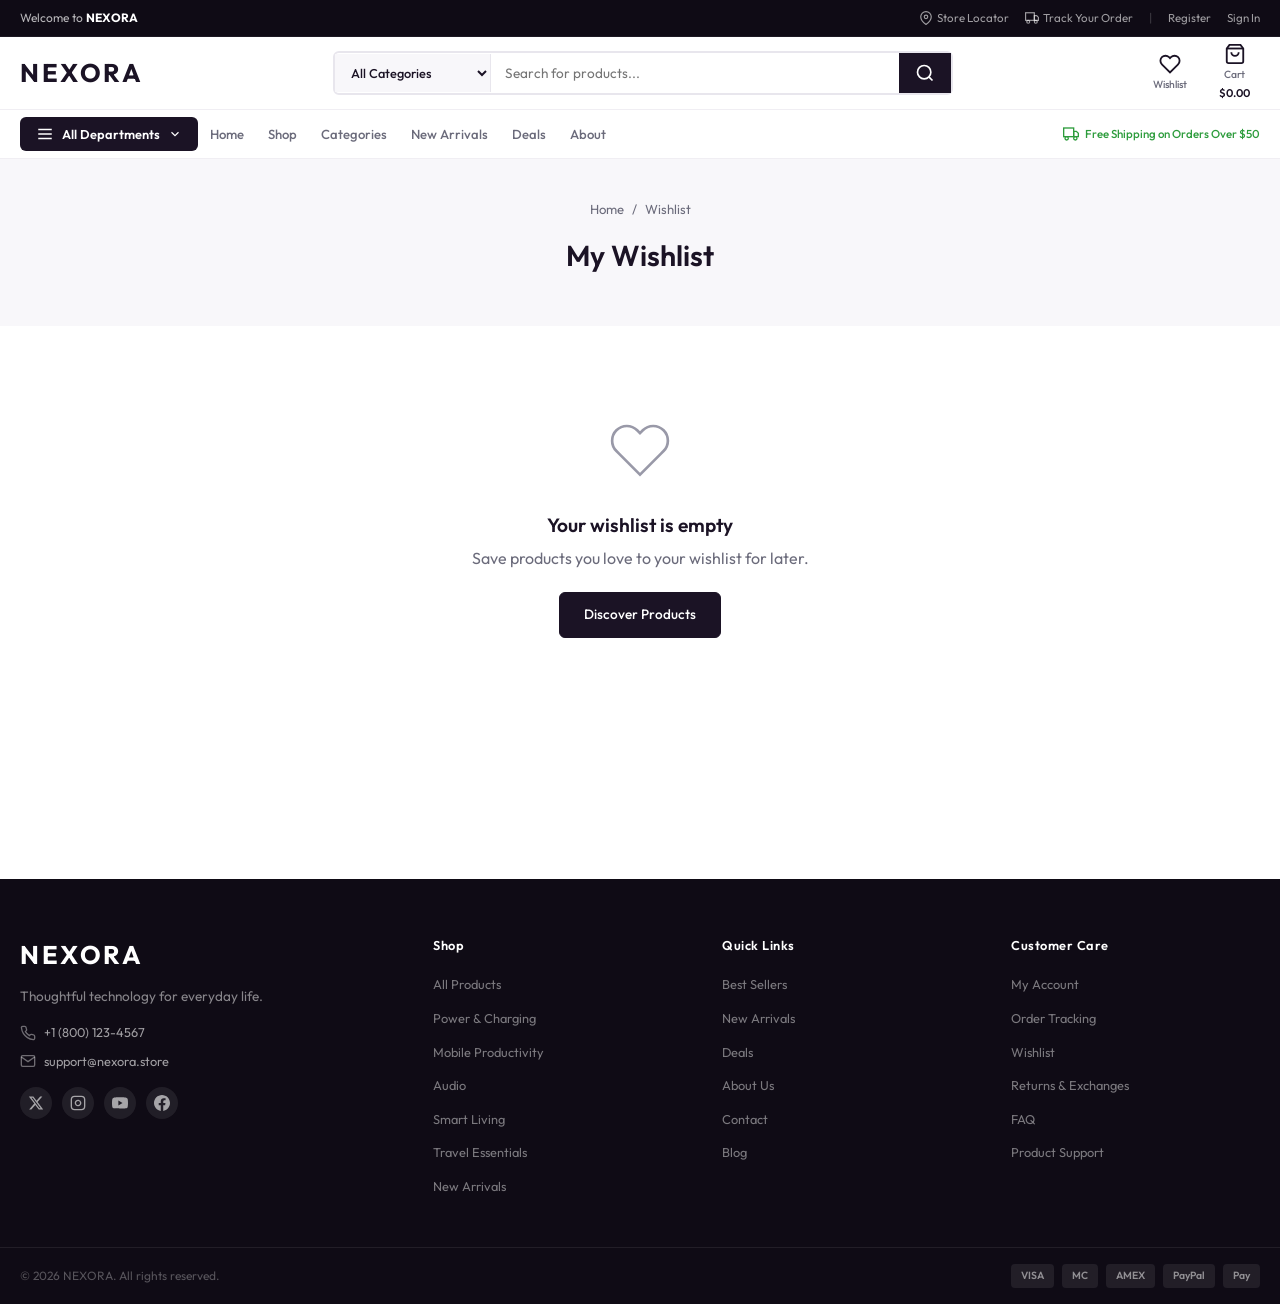
<file: wishlist.html>
<!DOCTYPE html>
<html lang="en">
<head>
  <meta charset="UTF-8">
  <meta name="viewport" content="width=device-width, initial-scale=1.0">
  <meta name="description" content="Your saved products at NEXORA. Review and purchase your favorite items.">
  <title>Wishlist - NEXORA</title>
  <link rel="stylesheet" href="css/style.css">
  <link rel="stylesheet" href="css/components.css">
  <link rel="stylesheet" href="css/responsive.css">
</head>
<body>
  <div class="header-wrapper"></div>

  <main class="page">
    <div class="page-header">
      <nav class="breadcrumb" aria-label="Breadcrumb">
        <a href="index.html">Home</a>
        <span aria-hidden="true">/</span>
        <span>Wishlist</span>
      </nav>
      <h1>My Wishlist</h1>
    </div>
    <div class="container wishlist-grid" id="wishlist-container"></div>
  </main>

  <div class="footer-wrapper"></div>

  <script src="js/config.js"></script>
  <script src="js/data/categories.js"></script>
  <script src="js/data/products.js"></script>
  <script src="js/services/productService.js"></script>
  <script src="js/services/cartService.js"></script>
  <script src="js/services/wishlistService.js"></script>
  <script src="js/services/authService.js"></script>
  <script src="js/services/orderService.js"></script>
  <script src="js/components/toast.js"></script>
  <script src="js/components/modal.js"></script>
  <script src="js/components/productCard.js"></script>
  <script src="js/components/header.js"></script>
  <script src="js/app.js"></script>
  <script src="js/pages/wishlist.js"></script>
</body>
</html>
</file>
<file: css/style.css>
@import url('https://fonts.googleapis.com/css2?family=Outfit:wght@300;400;500;600;700&display=swap');

*, *::before, *::after {
  margin: 0;
  padding: 0;
  box-sizing: border-box;
}

:root {
  --primary: #1B1325;
  --deep-dark: #0F0B15;
  --bg: #FFFFFF;
  --bg-alt: #F8F7FA;
  --text: #1B1325;
  --text-muted: #6B6B7B;
  --text-light: #9999A8;
  --border: #E8E6ED;
  --border-light: #F0EEF3;
  --accent: #1B1325;
  --success: #2D9C3C;
  --error: #D94040;
  --warning: #E6A817;
  --radius: 10px;
  --radius-sm: 6px;
  --radius-lg: 14px;
  --shadow: 0 1px 3px rgba(0,0,0,0.06);
  --shadow-md: 0 4px 16px rgba(0,0,0,0.08);
  --shadow-lg: 0 8px 32px rgba(0,0,0,0.1);
  --transition: 0.2s ease;
  --max-width: 1400px;
}

html {
  font-size: 16px;
  scroll-behavior: smooth;
  -webkit-text-size-adjust: 100%;
}

body {
  font-family: 'Outfit', 'Inter', system-ui, -apple-system, sans-serif;
  color: var(--text);
  background: var(--bg);
  line-height: 1.6;
  overflow-x: hidden;
  -webkit-font-smoothing: antialiased;
  -moz-osx-font-smoothing: grayscale;
}

body.modal-open {
  overflow: hidden;
}

img {
  max-width: 100%;
  height: auto;
  display: block;
}

a {
  text-decoration: none;
  color: inherit;
  transition: color var(--transition);
}

ul, ol {
  list-style: none;
}

button {
  cursor: pointer;
  border: none;
  background: none;
  font-family: inherit;
  font-size: inherit;
  color: inherit;
}

input, textarea, select {
  font-family: inherit;
  font-size: inherit;
  color: inherit;
}

.container {
  width: 100%;
  max-width: var(--max-width);
  margin: 0 auto;
  padding: 0 20px;
}

/* ==============================
   UTILITY BAR (Level 1)
   ============================== */
.utility-bar {
  background: var(--deep-dark);
  color: rgba(255,255,255,0.7);
  font-size: 0.75rem;
  border-bottom: 1px solid rgba(255,255,255,0.06);
}

.utility-bar-inner {
  display: flex;
  align-items: center;
  justify-content: space-between;
  height: 36px;
}

.utility-welcome {
  font-size: 0.75rem;
}

.utility-welcome strong {
  color: #fff;
}

.utility-links {
  display: flex;
  align-items: center;
  gap: 16px;
}

.utility-link {
  display: flex;
  align-items: center;
  gap: 4px;
  color: rgba(255,255,255,0.6);
  font-size: 0.72rem;
  transition: color var(--transition);
}

.utility-link:hover {
  color: #fff;
}

.utility-sep {
  color: rgba(255,255,255,0.2);
}

/* ==============================
   HEADER (Level 2)
   ============================== */
.header {
  position: sticky;
  top: 0;
  z-index: 1000;
  background: rgba(255,255,255,0.97);
  backdrop-filter: blur(12px);
  border-bottom: 1px solid var(--border-light);
}

.header-inner {
  display: flex;
  align-items: center;
  justify-content: space-between;
  height: 72px;
  gap: 24px;
}

.logo {
  display: flex;
  align-items: center;
  flex-shrink: 0;
}

.logo-text {
  font-size: 1.6rem;
  font-weight: 700;
  letter-spacing: 2.5px;
  color: var(--primary);
}

.header-search {
  flex: 1;
  max-width: 620px;
  display: flex;
  align-items: center;
  border: 2px solid var(--border);
  border-radius: var(--radius-sm);
  overflow: visible;
  transition: border-color var(--transition);
  position: relative;
}

.header-search:focus-within {
  border-color: var(--primary);
}

.search-category-select {
  padding: 10px 12px;
  border: none;
  border-right: 1px solid var(--border);
  background: var(--bg-alt);
  font-size: 0.8rem;
  font-weight: 500;
  color: var(--text);
  outline: none;
  cursor: pointer;
  max-width: 160px;
  appearance: auto;
}

.header-search-input {
  flex: 1;
  border: none;
  outline: none;
  padding: 10px 14px;
  font-size: 0.85rem;
  background: transparent;
  min-width: 0;
}

.header-search-btn {
  padding: 10px 16px;
  background: var(--primary);
  color: #fff;
  border: none;
  display: flex;
  align-items: center;
  justify-content: center;
  cursor: pointer;
  transition: background var(--transition);
}

.header-search-btn:hover {
  background: #2a1d36;
}

.header-actions {
  display: flex;
  align-items: center;
  gap: 12px;
  flex-shrink: 0;
}

.header-action-link {
  position: relative;
  display: flex;
  flex-direction: column;
  align-items: center;
  gap: 2px;
  padding: 6px 10px;
  border-radius: var(--radius-sm);
  transition: background var(--transition);
  text-decoration: none;
}

.header-action-link:hover {
  background: var(--bg-alt);
}

.header-action-label {
  font-size: 0.65rem;
  font-weight: 500;
  color: var(--text-muted);
}

.header-cart-total {
  font-size: 0.7rem;
  font-weight: 600;
  color: var(--primary);
}

.badge {
  position: absolute;
  top: 2px;
  right: 4px;
  min-width: 16px;
  height: 16px;
  background: var(--primary);
  color: #fff;
  border-radius: 8px;
  font-size: 0.6rem;
  font-weight: 600;
  display: flex;
  align-items: center;
  justify-content: center;
  padding: 0 4px;
}

/* Search Results Dropdown */
.search-results-dropdown {
  position: absolute;
  top: 100%;
  left: 0;
  width: 100%;
  max-width: 620px;
  background: #fff;
  border: 1px solid var(--border);
  border-radius: 0 0 var(--radius-sm) var(--radius-sm);
  box-shadow: var(--shadow-lg);
  max-height: 400px;
  overflow-y: auto;
  display: none;
  z-index: 1001;
  opacity: 0;
  transform: translateY(-6px);
  transition: opacity 0.2s ease, transform 0.2s ease;
}

.search-results-dropdown.active {
  display: block;
  opacity: 1;
  transform: translateY(0);
}

.search-dd-item {
  display: flex;
  align-items: center;
  gap: 12px;
  padding: 10px 16px;
  transition: background var(--transition), opacity 0.15s ease, transform 0.15s ease;
  opacity: 0;
  transform: translateX(-8px);
  animation: search-dd-slide-in 0.2s ease forwards;
}

.search-dd-item:nth-child(1) { animation-delay: 0.03s; }
.search-dd-item:nth-child(2) { animation-delay: 0.06s; }
.search-dd-item:nth-child(3) { animation-delay: 0.09s; }
.search-dd-item:nth-child(4) { animation-delay: 0.12s; }
.search-dd-item:nth-child(5) { animation-delay: 0.15s; }
.search-dd-item:nth-child(6) { animation-delay: 0.18s; }
.search-dd-item:nth-child(7) { animation-delay: 0.21s; }
.search-dd-item:nth-child(8) { animation-delay: 0.24s; }

@keyframes search-dd-slide-in {
  to {
    opacity: 1;
    transform: translateX(0);
  }
}

.search-dd-img {
  width: 40px;
  height: 40px;
  object-fit: contain;
  border-radius: var(--radius-sm);
  background: var(--bg-alt);
  padding: 4px;
}

.search-dd-info {
  flex: 1;
  min-width: 0;
}

.search-dd-name {
  display: block;
  font-size: 0.85rem;
  font-weight: 500;
  white-space: nowrap;
  overflow: hidden;
  text-overflow: ellipsis;
}

.search-dd-cat {
  font-size: 0.7rem;
  color: var(--text-light);
}

.search-dd-price {
  font-weight: 600;
  font-size: 0.85rem;
  color: var(--primary);
  white-space: nowrap;
}

.search-dd-viewall {
  display: block;
  text-align: center;
  padding: 10px;
  font-size: 0.8rem;
  font-weight: 500;
  color: var(--primary);
  border-top: 1px solid var(--border-light);
  opacity: 0;
  animation: search-dd-slide-in 0.25s ease forwards;
  animation-delay: 0.28s;
}

.search-dd-viewall:hover {
  background: var(--bg-alt);
  color: var(--primary);
}

.search-dd-empty {
  padding: 20px;
  text-align: center;
  color: var(--text-muted);
  font-size: 0.85rem;
  animation: search-empty-fade 0.25s ease;
}

@keyframes search-empty-fade {
  from { opacity: 0; transform: translateY(-4px); }
  to { opacity: 1; transform: translateY(0); }
}

/* Search Loading Overlay */
.search-loading-overlay {
  display: flex;
  align-items: center;
  justify-content: center;
  padding: 28px 0;
}

.search-spinner {
  display: flex;
  flex-direction: column;
  align-items: center;
  gap: 14px;
}

.spinner-ring {
  position: absolute;
  width: 28px;
  height: 28px;
  border-radius: 50%;
  border: 2.5px solid transparent;
  animation: spinner-rotate 1.2s cubic-bezier(0.5, 0, 0.5, 1) infinite;
}

.spinner-ring:nth-child(1) {
  border-top-color: var(--primary);
  animation-delay: -0.45s;
}

.spinner-ring:nth-child(2) {
  width: 22px;
  height: 22px;
  border-right-color: var(--primary);
  animation-delay: -0.3s;
  animation-direction: reverse;
}

.spinner-ring:nth-child(3) {
  width: 16px;
  height: 16px;
  border-bottom-color: var(--primary);
  animation-delay: -0.15s;
}

.spinner-text {
  margin-top: 36px;
  font-size: 0.75rem;
  color: var(--text-muted);
  letter-spacing: 0.5px;
  animation: spinner-pulse 1.5s ease-in-out infinite;
}

@keyframes spinner-rotate {
  0% { transform: rotate(0deg); }
  100% { transform: rotate(360deg); }
}

@keyframes spinner-pulse {
  0%, 100% { opacity: 0.4; }
  50% { opacity: 1; }
}

/* ==============================
   NAV BAR (Level 3)
   ============================== */
.nav-bar {
  background: #fff;
  border-bottom: 1px solid var(--border-light);
}

.nav-bar-inner {
  display: flex;
  align-items: center;
  height: 48px;
  gap: 4px;
}

.dept-dropdown-wrap {
  position: relative;
  margin-right: 8px;
  flex-shrink: 0;
}

.dept-trigger {
  display: flex;
  align-items: center;
  gap: 8px;
  padding: 8px 16px;
  background: var(--primary);
  color: #fff;
  border-radius: var(--radius-sm);
  font-size: 0.8rem;
  font-weight: 600;
  white-space: nowrap;
  cursor: pointer;
  transition: background var(--transition);
}

.dept-trigger:hover {
  background: #2a1d36;
}

.dept-menu {
  position: absolute;
  top: calc(100% + 6px);
  left: 0;
  width: 260px;
  background: #fff;
  border: 1px solid var(--border);
  border-radius: var(--radius);
  box-shadow: var(--shadow-lg);
  z-index: 1100;
  display: none;
  overflow: hidden;
}

.dept-menu.active {
  display: block;
}

.dept-menu-item {
  display: flex;
  align-items: center;
  gap: 10px;
  padding: 10px 16px;
  font-size: 0.82rem;
  font-weight: 500;
  color: var(--text);
  transition: background var(--transition);
}

.dept-menu-item:hover {
  background: var(--bg-alt);
  color: var(--primary);
}

.dept-menu-item span {
  flex: 1;
}

.dept-menu-item svg:last-child {
  color: var(--text-light);
  flex-shrink: 0;
}

.dept-menu-item.dept-all {
  border-bottom: 1px solid var(--border-light);
  font-weight: 600;
  color: var(--primary);
}

.dept-menu-icon {
  width: 32px;
  height: 32px;
  background: var(--bg-alt);
  border-radius: 50%;
  display: flex;
  align-items: center;
  justify-content: center;
  overflow: hidden;
  padding: 4px;
  flex-shrink: 0;
}

.dept-menu-icon img {
  width: 100%;
  height: 100%;
  object-fit: contain;
}

.dept-menu-item--has-sub {
  flex-direction: column;
  align-items: stretch;
  padding: 0;
}

.dept-menu-item-link {
  display: flex;
  align-items: center;
  gap: 10px;
  padding: 10px 16px;
  color: inherit;
  text-decoration: none;
}

.dept-menu-item--has-sub:hover .dept-menu-item-link {
  background: var(--bg-alt);
  color: var(--primary);
}

.dept-menu-chevron {
  transition: transform var(--transition);
}

.dept-menu-item--has-sub:hover .dept-menu-chevron {
  transform: rotate(90deg);
}

.dept-sub-menu {
  display: none;
  background: var(--bg);
  border-top: 1px solid var(--border-light);
}

.dept-menu-item--has-sub:hover .dept-sub-menu {
  display: block;
}

.dept-sub-menu-item {
  display: block;
  padding: 8px 16px 8px 58px;
  font-size: 0.78rem;
  color: var(--text-muted);
  text-decoration: none;
  transition: all var(--transition);
}

.dept-sub-menu-item:hover {
  color: var(--primary);
  background: var(--bg-alt);
}

.dept-sub-menu-item--all {
  font-weight: 600;
  color: var(--text);
  border-bottom: 1px solid var(--border-light);
}

.main-nav {
  display: flex;
  align-items: center;
  gap: 24px;
  flex: 1;
}

.nav-link {
  font-size: 0.82rem;
  font-weight: 500;
  color: var(--text-muted);
  padding: 4px 0;
  position: relative;
  transition: color var(--transition);
  white-space: nowrap;
}

.nav-link:hover,
.nav-link.active {
  color: var(--primary);
}

.nav-link::after {
  content: '';
  position: absolute;
  bottom: -2px;
  left: 0;
  width: 0;
  height: 2px;
  background: var(--primary);
  transition: width var(--transition);
}

.nav-link:hover::after,
.nav-link.active::after {
  width: 100%;
}

.nav-shipping-msg {
  display: flex;
  align-items: center;
  gap: 6px;
  margin-left: auto;
  font-size: 0.72rem;
  font-weight: 500;
  color: var(--success);
  white-space: nowrap;
  flex-shrink: 0;
}

/* ==============================
   MEGA MENU OVERLAY
   ============================== */
.nav-link[data-mega-trigger] {
  cursor: pointer;
}

.nav-link[data-mega-trigger]::after {
  display: none;
}

.mega-menu-panel {
  position: fixed;
  top: 0;
  left: 0;
  width: 100%;
  z-index: 999;
  background: #fff;
  border-top: 1px solid var(--border-light);
  box-shadow: 0 12px 40px rgba(0, 0, 0, 0.12);
  opacity: 0;
  visibility: hidden;
  transform: translateY(-8px);
  transition: opacity 0.25s ease, transform 0.25s ease, visibility 0.25s ease;
  pointer-events: none;
}

.mega-menu-panel.is-open {
  opacity: 1;
  visibility: visible;
  transform: translateY(0);
  pointer-events: auto;
}

.mega-menu-inner {
  max-width: var(--max-width);
  margin: 0 auto;
  padding: 24px 20px;
  display: grid;
  grid-template-columns: 220px 1fr 260px;
  gap: 24px;
  min-height: 380px;
}

.mega-menu-nav {
  display: flex;
  flex-direction: column;
  border-right: 1px solid var(--border-light);
  padding-right: 20px;
}

.mega-menu-nav-item {
  display: flex;
  align-items: center;
  gap: 10px;
  padding: 9px 12px;
  font-size: 0.82rem;
  font-weight: 500;
  color: var(--text);
  border-radius: var(--radius-sm);
  transition: all var(--transition);
  text-decoration: none;
}

.mega-menu-nav-item:hover {
  background: var(--bg-alt);
  color: var(--primary);
}

.mega-menu-nav-item--all {
  font-weight: 600;
  color: var(--primary);
  margin-bottom: 4px;
  padding-bottom: 10px;
  border-bottom: 1px solid var(--border-light);
}

.mega-menu-nav-icon {
  width: 28px;
  height: 28px;
  border-radius: 50%;
  object-fit: contain;
  background: var(--bg-alt);
  padding: 3px;
  flex-shrink: 0;
}

.mega-menu-columns {
  display: grid;
  grid-template-columns: repeat(auto-fit, minmax(180px, 1fr));
  gap: 8px;
}

.mega-menu-col {
  padding: 0 8px;
}

.mega-menu-col-heading {
  display: block;
  font-size: 0.8rem;
  font-weight: 600;
  color: var(--primary);
  padding: 8px 10px;
  text-decoration: none;
  border-bottom: 1px solid var(--border-light);
  margin-bottom: 4px;
  transition: color var(--transition);
}

.mega-menu-col-heading:hover {
  color: var(--accent);
}

.mega-menu-col-links {
  display: flex;
  flex-direction: column;
}

.mega-menu-link {
  display: block;
  padding: 7px 10px;
  font-size: 0.78rem;
  color: var(--text-muted);
  text-decoration: none;
  border-radius: var(--radius-sm);
  transition: all var(--transition);
}

.mega-menu-link:hover {
  color: var(--primary);
  background: var(--bg-alt);
}

.mega-menu-link--viewall {
  font-weight: 600;
  color: var(--primary);
}

.mega-menu-promo {
  background: var(--bg-alt);
  border-radius: var(--radius);
  padding: 20px;
  display: flex;
  flex-direction: column;
  border-left: 1px solid var(--border-light);
}

.mega-menu-promo-badge {
  display: inline-block;
  background: var(--primary);
  color: #fff;
  font-size: 0.65rem;
  font-weight: 600;
  padding: 3px 10px;
  border-radius: 20px;
  text-transform: uppercase;
  letter-spacing: 0.5px;
  width: fit-content;
  margin-bottom: 10px;
}

.mega-menu-promo-title {
  font-size: 0.9rem;
  font-weight: 600;
  color: var(--text);
  margin-bottom: 14px;
}

.mega-menu-promo-products {
  display: flex;
  flex-direction: column;
  gap: 10px;
  flex: 1;
}

.mega-menu-promo-item {
  display: flex;
  align-items: center;
  gap: 10px;
  text-decoration: none;
  padding: 6px;
  border-radius: var(--radius-sm);
  transition: background var(--transition);
}

.mega-menu-promo-item:hover {
  background: #fff;
}

.mega-menu-promo-item img {
  width: 44px;
  height: 44px;
  object-fit: contain;
  background: #fff;
  border-radius: var(--radius-sm);
  padding: 4px;
  flex-shrink: 0;
}

.mega-menu-promo-info {
  display: flex;
  flex-direction: column;
  min-width: 0;
}

.mega-menu-promo-name {
  font-size: 0.75rem;
  font-weight: 500;
  color: var(--text);
  white-space: nowrap;
  overflow: hidden;
  text-overflow: ellipsis;
}

.mega-menu-promo-price {
  font-size: 0.75rem;
  font-weight: 600;
  color: var(--primary);
}

.mega-menu-promo-cta {
  display: block;
  text-align: center;
  padding: 9px 16px;
  background: var(--primary);
  color: #fff;
  font-size: 0.78rem;
  font-weight: 600;
  border-radius: var(--radius-sm);
  text-decoration: none;
  margin-top: 14px;
  transition: background var(--transition);
}

.mega-menu-promo-cta:hover {
  background: #2a1d36;
}

/* ==============================
   HERO SECTION
   ============================== */
.hero-section {
  background: var(--bg-alt);
  padding: 16px 0 0;
}

.hero-layout {
  display: grid;
  grid-template-columns: 220px 1fr;
  gap: 16px;
  min-height: 400px;
}

.hero-sidebar {
  background: #fff;
  border-radius: var(--radius) 0 0 var(--radius);
  border: 1px solid var(--border-light);
  border-right: none;
  position: relative;
  z-index: 10;
}

.dept-sidebar-item {
  display: flex;
  align-items: center;
  gap: 10px;
  padding: 10px 14px;
  font-size: 0.8rem;
  font-weight: 500;
  color: var(--text);
  transition: all var(--transition);
  border-left: 3px solid transparent;
}

.dept-sidebar-item:hover,
.dept-sidebar-item.active {
  background: var(--bg-alt);
  color: var(--primary);
  border-left-color: var(--primary);
}

.dept-sidebar-icon {
  display: flex;
  align-items: center;
  justify-content: center;
  color: var(--text-muted);
  flex-shrink: 0;
}

.dept-sidebar-item:hover .dept-sidebar-icon,
.dept-sidebar-item.active .dept-sidebar-icon {
  color: var(--primary);
}

.hero-mega-trigger:hover .dept-sidebar-icon,
.hero-mega-item.is-open .dept-sidebar-icon,
.hero-mega-item--simple:hover .dept-sidebar-icon {
  color: var(--primary);
}

.dept-sidebar-name {
  flex: 1;
  min-width: 0;
}

.dept-sidebar-item svg:last-child {
  color: var(--text-light);
  flex-shrink: 0;
}

/* Hero Mega Item (sidebar trigger) */
.hero-mega-item {
  position: relative;
}

.hero-mega-item--simple {
  display: flex;
  align-items: center;
  gap: 10px;
  padding: 10px 14px;
  font-size: 0.8rem;
  font-weight: 500;
  color: var(--text);
  transition: all var(--transition);
  border-left: 3px solid transparent;
  text-decoration: none;
}

.hero-mega-item--simple:hover {
  background: var(--bg-alt);
  color: var(--primary);
  border-left-color: var(--primary);
}

.hero-mega-item--simple svg:last-child {
  color: var(--text-light);
  flex-shrink: 0;
}

.hero-mega-trigger {
  display: flex;
  align-items: center;
  gap: 10px;
  padding: 10px 14px;
  font-size: 0.8rem;
  font-weight: 500;
  color: var(--text);
  transition: all var(--transition);
  border-left: 3px solid transparent;
  text-decoration: none;
  cursor: pointer;
}

.hero-mega-trigger:hover,
.hero-mega-item.is-open .hero-mega-trigger {
  background: var(--bg-alt);
  color: var(--primary);
  border-left-color: var(--primary);
}

.hero-mega-arrow {
  margin-left: auto;
  color: var(--text-light);
  flex-shrink: 0;
  transition: transform var(--transition);
}

.hero-mega-item.is-open .hero-mega-arrow {
  transform: rotate(90deg);
}

/* Hero Mega Panel (flyout) */
.hero-mega-panel {
  position: absolute;
  left: 100%;
  top: 0;
  width: 420px;
  background: #fff;
  border: 1px solid var(--border-light);
  border-radius: 0 var(--radius) var(--radius) 0;
  box-shadow: var(--shadow-lg);
  z-index: 1100;
  opacity: 0;
  visibility: hidden;
  transform: translateX(-6px);
  transition: opacity 0.2s ease, transform 0.2s ease, visibility 0.2s ease;
  pointer-events: none;
}

.hero-mega-item.is-open .hero-mega-panel {
  opacity: 1;
  visibility: visible;
  transform: translateX(0);
  pointer-events: auto;
}

.hero-mega-panel-inner {
  display: grid;
  grid-template-columns: 1fr 160px;
  grid-template-rows: auto 1fr;
  gap: 0;
  min-height: 200px;
}

.hero-mega-panel-head {
  grid-column: 1 / -1;
  padding: 16px 20px 12px;
  border-bottom: 1px solid var(--border-light);
}

.hero-mega-panel-head h4 {
  font-size: 0.9rem;
  font-weight: 600;
  color: var(--primary);
  margin-bottom: 4px;
}

.hero-mega-panel-head p {
  font-size: 0.75rem;
  color: var(--text-muted);
  line-height: 1.5;
}

.hero-mega-panel-links {
  display: flex;
  flex-direction: column;
  padding: 10px 12px;
  border-right: 1px solid var(--border-light);
}

.mega-sub-link {
  display: block;
  padding: 8px 12px;
  font-size: 0.78rem;
  color: var(--text-muted);
  text-decoration: none;
  border-radius: var(--radius-sm);
  transition: all var(--transition);
}

.mega-sub-link:hover {
  color: var(--primary);
  background: var(--bg-alt);
}

.mega-sub-link--all {
  font-weight: 600;
  color: var(--primary);
  margin-bottom: 2px;
  padding-bottom: 8px;
  border-bottom: 1px solid var(--border-light);
}

.hero-mega-panel-image {
  display: flex;
  align-items: center;
  justify-content: center;
  padding: 16px;
  background: var(--bg-alt);
  border-radius: 0 0 var(--radius) 0;
}

.hero-mega-panel-image img {
  max-width: 100%;
  max-height: 140px;
  object-fit: contain;
}

.hero-main {
  background: linear-gradient(135deg, #1B1325 0%, #2a1d36 50%, #1B1325 100%);
  border-radius: 0 var(--radius) var(--radius) 0;
  position: relative;
  overflow: hidden;
}

.hero-banner {
  position: relative;
  min-height: 384px;
}

.hero-slide {
  display: none;
  align-items: center;
  padding: 40px 48px;
  min-height: 384px;
}

.hero-slide.active {
  display: flex;
}

.hero-slide-content {
  flex: 1;
  z-index: 2;
}

.hero-slide-eyebrow {
  font-size: 0.72rem;
  font-weight: 600;
  letter-spacing: 3px;
  text-transform: uppercase;
  color: rgba(255,255,255,0.5);
  margin-bottom: 12px;
}

.hero-slide-title {
  font-size: 2.4rem;
  font-weight: 700;
  color: #fff;
  line-height: 1.15;
  margin-bottom: 12px;
}

.hero-accent {
  color: #c4a8ff;
}

.hero-slide-desc {
  font-size: 0.9rem;
  color: rgba(255,255,255,0.6);
  line-height: 1.6;
  margin-bottom: 12px;
  max-width: 400px;
}

.hero-slide-price {
  font-size: 1.1rem;
  color: rgba(255,255,255,0.8);
  margin-bottom: 20px;
}

.hero-slide-price strong {
  font-size: 1.5rem;
  color: #fff;
}

.hero-slide-content .btn {
  background: #fff;
  color: var(--primary);
  border-color: #fff;
}

.hero-slide-content .btn:hover {
  background: rgba(255,255,255,0.9);
  border-color: rgba(255,255,255,0.9);
}

.hero-slide-visual {
  flex: 0 0 300px;
  display: flex;
  align-items: center;
  justify-content: center;
  z-index: 2;
}

.hero-slide-visual img {
  max-height: 260px;
  object-fit: contain;
  filter: drop-shadow(0 20px 40px rgba(0,0,0,0.3));
}

.hero-dots {
  position: absolute;
  bottom: 16px;
  left: 50%;
  transform: translateX(-50%);
  display: flex;
  gap: 8px;
  z-index: 5;
}

.hero-dot {
  width: 8px;
  height: 8px;
  border-radius: 50%;
  background: rgba(255,255,255,0.3);
  border: none;
  cursor: pointer;
  transition: all var(--transition);
}

.hero-dot.active {
  background: #fff;
  width: 24px;
  border-radius: 4px;
}

/* ==============================
   PROMO CARDS
   ============================== */
.promo-cards-section {
  padding: 24px 0;
}

.promo-cards-grid {
  display: grid;
  grid-template-columns: repeat(4, 1fr);
  gap: 16px;
}

.promo-card {
  display: flex;
  align-items: center;
  justify-content: space-between;
  background: var(--bg-alt);
  border-radius: var(--radius);
  padding: 20px;
  gap: 12px;
  transition: all var(--transition);
  border: 1px solid transparent;
  text-decoration: none;
}

.promo-card:hover {
  border-color: var(--primary);
  box-shadow: var(--shadow-md);
  transform: translateY(-2px);
}

.promo-card-text {
  flex: 1;
  min-width: 0;
}

.promo-card-eyebrow {
  font-size: 0.6rem;
  font-weight: 700;
  letter-spacing: 1.5px;
  text-transform: uppercase;
  color: var(--primary);
  margin-bottom: 4px;
}

.promo-card-title {
  font-size: 0.9rem;
  font-weight: 600;
  color: var(--text);
  margin-bottom: 4px;
}

.promo-card-desc {
  font-size: 0.72rem;
  color: var(--text-muted);
  margin-bottom: 8px;
}

.promo-card-cta {
  font-size: 0.75rem;
  font-weight: 600;
  color: var(--primary);
}

.promo-card:hover .promo-card-cta {
  text-decoration: underline;
}

.promo-card-img {
  width: 72px;
  height: 72px;
  flex-shrink: 0;
  display: flex;
  align-items: center;
  justify-content: center;
  background: #fff;
  border-radius: var(--radius-sm);
  padding: 8px;
}

.promo-card-img img {
  width: 100%;
  height: 100%;
  object-fit: contain;
}

/* ==============================
   SECTION
   ============================== */
.section {
  padding: 48px 0;
}

.section-header {
  text-align: center;
  margin-bottom: 32px;
}

.section-label {
  font-size: 0.7rem;
  font-weight: 600;
  letter-spacing: 2px;
  text-transform: uppercase;
  color: var(--text-light);
  margin-bottom: 6px;
}

.section-title {
  font-size: 1.6rem;
  font-weight: 600;
  color: var(--primary);
  margin-bottom: 8px;
  line-height: 1.2;
}

.section-desc {
  font-size: 0.9rem;
  color: var(--text-muted);
  max-width: 500px;
  margin: 0 auto;
}

/* ==============================
   FEATURED LAYOUT
   ============================== */
.featured-layout {
  display: grid;
  grid-template-columns: 280px 1fr;
  gap: 24px;
}

.featured-tabs-header {
  display: flex;
  align-items: center;
  justify-content: space-between;
  margin-bottom: 20px;
}

.featured-tabs {
  display: flex;
  gap: 0;
  border-bottom: 2px solid var(--border-light);
}

.featured-tab {
  padding: 10px 20px;
  font-size: 0.85rem;
  font-weight: 500;
  color: var(--text-muted);
  border-bottom: 2px solid transparent;
  margin-bottom: -2px;
  transition: all var(--transition);
  cursor: pointer;
}

.featured-tab.active,
.featured-tab:hover {
  color: var(--primary);
  border-bottom-color: var(--primary);
}

.featured-products-grid {
  display: grid;
  grid-template-columns: repeat(4, 1fr);
  gap: 16px;
}

/* ==============================
   SPECIAL OFFER PANEL
   ============================== */
.special-offer-card {
  background: var(--deep-dark);
  color: #fff;
  border-radius: var(--radius);
  padding: 20px;
  display: flex;
  flex-direction: column;
  gap: 12px;
}

.so-eyebrow {
  font-size: 0.7rem;
  font-weight: 600;
  letter-spacing: 2px;
  text-transform: uppercase;
  color: rgba(255,255,255,0.5);
}

.so-save-badge {
  display: inline-flex;
}

.so-save-amount {
  background: var(--error);
  color: #fff;
  padding: 4px 10px;
  border-radius: var(--radius-sm);
  font-size: 0.75rem;
  font-weight: 600;
  display: inline-block;
}

.so-image {
  background: rgba(255,255,255,0.05);
  border-radius: var(--radius-sm);
  display: flex;
  align-items: center;
  justify-content: center;
  padding: 16px;
  aspect-ratio: 1;
}

.so-image img {
  max-height: 140px;
  object-fit: contain;
}

.so-name {
  font-size: 0.9rem;
  font-weight: 600;
  line-height: 1.3;
}

.so-prices {
  display: flex;
  align-items: baseline;
  gap: 8px;
}

.so-price-current {
  font-size: 1.2rem;
  font-weight: 700;
}

.so-price-old {
  font-size: 0.85rem;
  color: rgba(255,255,255,0.4);
  text-decoration: line-through;
}

.so-stock {
  width: 100%;
}

.so-stock-info {
  display: flex;
  justify-content: space-between;
  font-size: 0.7rem;
  color: rgba(255,255,255,0.6);
  margin-bottom: 6px;
}

.so-progress-bar {
  width: 100%;
  height: 4px;
  background: rgba(255,255,255,0.1);
  border-radius: 2px;
  overflow: hidden;
}

.so-progress-fill {
  height: 100%;
  background: var(--error);
  border-radius: 2px;
  transition: width 0.6s ease;
}

.so-countdown p {
  font-size: 0.7rem;
  color: rgba(255,255,255,0.5);
  margin-bottom: 8px;
}

.countdown-timer {
  display: flex;
  align-items: center;
  gap: 4px;
}

.cd-block {
  display: flex;
  flex-direction: column;
  align-items: center;
  background: rgba(255,255,255,0.08);
  border-radius: var(--radius-sm);
  padding: 6px 8px;
  min-width: 42px;
}

.cd-num {
  font-size: 1rem;
  font-weight: 700;
  line-height: 1;
}

.cd-label {
  font-size: 0.55rem;
  color: rgba(255,255,255,0.4);
  margin-top: 2px;
}

.cd-sep {
  font-size: 1.1rem;
  font-weight: 700;
  color: rgba(255,255,255,0.4);
}

/* ==============================
   THREE COLUMN PRODUCTS
   ============================== */
.three-col-layout {
  display: grid;
  grid-template-columns: 1fr 1fr 1fr 280px;
  gap: 24px;
}

.product-list-col {
  min-width: 0;
}

.product-list-header {
  display: flex;
  align-items: center;
  justify-content: space-between;
  padding-bottom: 12px;
  border-bottom: 2px solid var(--primary);
  margin-bottom: 16px;
}

.product-list-header h3 {
  font-size: 0.9rem;
  font-weight: 600;
  color: var(--primary);
}

.product-list-more {
  font-size: 0.75rem;
  font-weight: 500;
  color: var(--text-muted);
}

.product-list-more:hover {
  color: var(--primary);
}

.product-list-items {
  display: flex;
  flex-direction: column;
  gap: 0;
}

/* Side Ad Banner */
.side-ad-banner {
  background: linear-gradient(135deg, #1B1325, #2a1d36);
  border-radius: var(--radius);
  padding: 24px;
  display: flex;
  flex-direction: column;
  justify-content: center;
  align-items: center;
  text-align: center;
  color: #fff;
  position: relative;
  overflow: hidden;
}

.ad-banner-eyebrow {
  font-size: 0.65rem;
  font-weight: 700;
  letter-spacing: 2px;
  text-transform: uppercase;
  color: rgba(255,255,255,0.5);
  margin-bottom: 8px;
}

.ad-banner-content h3 {
  font-size: 1.2rem;
  font-weight: 700;
  margin-bottom: 8px;
}

.ad-banner-content h3 strong {
  color: #c4a8ff;
}

.ad-banner-content p {
  font-size: 0.78rem;
  color: rgba(255,255,255,0.6);
  margin-bottom: 16px;
}

.ad-banner-visual {
  margin-top: 16px;
}

.ad-banner-visual img {
  max-height: 120px;
  object-fit: contain;
  filter: drop-shadow(0 10px 20px rgba(0,0,0,0.3));
}

/* ==============================
   SHOWCASE GRID (4-Column)
   ============================== */
.showcase-grid {
  display: grid;
  grid-template-columns: repeat(4, 1fr);
  gap: 24px;
}

.showcase-col {
  min-width: 0;
}

.showcase-col-header {
  display: flex;
  align-items: center;
  justify-content: space-between;
  padding-bottom: 12px;
  border-bottom: 2px solid var(--primary);
  margin-bottom: 16px;
}

.showcase-col-header h3 {
  font-size: 0.9rem;
  font-weight: 600;
  color: var(--primary);
}

.showcase-viewall {
  font-size: 0.75rem;
  font-weight: 500;
  color: var(--text-muted);
}

.showcase-viewall:hover {
  color: var(--primary);
}

.showcase-col-items {
  display: flex;
  flex-direction: column;
  gap: 0;
}

/* ==============================
   SHOWCASE AD BANNER
   ============================== */
.showcase-ad {
  background: linear-gradient(135deg, #1B1325, #2a1d36);
  border-radius: var(--radius);
  padding: 24px;
  display: flex;
  flex-direction: column;
  justify-content: center;
  align-items: center;
  text-align: center;
  color: #fff;
  position: relative;
  overflow: hidden;
}

.showcase-ad-eyebrow {
  font-size: 0.65rem;
  font-weight: 700;
  letter-spacing: 2px;
  text-transform: uppercase;
  color: rgba(255,255,255,0.5);
  margin-bottom: 8px;
}

.showcase-ad-title {
  font-size: 1.2rem;
  font-weight: 700;
  margin-bottom: 8px;
  line-height: 1.3;
}

.showcase-ad-title strong {
  color: #c4a8ff;
}

.showcase-ad-desc {
  font-size: 0.78rem;
  color: rgba(255,255,255,0.6);
  margin-bottom: 16px;
}

.showcase-ad-visual {
  margin-top: 16px;
}

.showcase-ad-visual img {
  max-height: 120px;
  object-fit: contain;
  filter: drop-shadow(0 10px 20px rgba(0,0,0,0.3));
}

/* Compact Product Row */
.compact-row {
  display: flex;
  gap: 10px;
  padding: 10px 0;
  border-bottom: 1px solid var(--border-light);
  transition: background var(--transition);
}

.compact-row:last-child {
  border-bottom: none;
}

.compact-row:hover {
  background: var(--bg-alt);
}

.compact-row-img {
  width: 56px;
  height: 56px;
  flex-shrink: 0;
  background: var(--bg-alt);
  border-radius: var(--radius-sm);
  overflow: hidden;
  display: flex;
  align-items: center;
  justify-content: center;
  padding: 4px;
}

.compact-row-img img {
  width: 100%;
  height: 100%;
  object-fit: contain;
}

.compact-row-info {
  flex: 1;
  min-width: 0;
}

.compact-row-cat {
  font-size: 0.6rem;
  font-weight: 500;
  color: var(--text-light);
  text-transform: uppercase;
  letter-spacing: 0.5px;
}

.compact-row-name {
  font-size: 0.78rem;
  font-weight: 500;
  line-height: 1.3;
  margin: 2px 0;
  white-space: nowrap;
  overflow: hidden;
  text-overflow: ellipsis;
}

.compact-row-name a {
  color: var(--text);
}

.compact-row-name a:hover {
  color: var(--primary);
}

.compact-row-rating {
  display: flex;
  align-items: center;
  gap: 4px;
  margin-bottom: 2px;
}

.stars-sm {
  display: flex;
  gap: 0;
}

.star-sm {
  font-size: 0.65rem;
  color: var(--border);
}

.star-sm.filled {
  color: #F59E0B;
}

.compact-row-price {
  display: flex;
  align-items: baseline;
  gap: 6px;
  flex-wrap: wrap;
}

.compact-discount {
  font-size: 0.65rem;
  font-weight: 600;
  color: var(--error);
  background: rgba(217,64,64,0.08);
  padding: 1px 5px;
  border-radius: 3px;
}

/* ==============================
   PRODUCT CARD (Standard)
   ============================== */
.products-grid {
  display: grid;
  grid-template-columns: repeat(4, 1fr);
  gap: 20px;
}

.product-card {
  background: #fff;
  border-radius: var(--radius);
  overflow: hidden;
  border: 1px solid var(--border-light);
  transition: all var(--transition);
  display: flex;
  flex-direction: column;
}

.product-card:hover {
  box-shadow: var(--shadow-md);
  border-color: transparent;
  transform: translateY(-2px);
}

.product-card-image {
  position: relative;
  background: var(--bg-alt);
  aspect-ratio: 1;
  overflow: hidden;
}

.product-card-img {
  width: 100%;
  height: 100%;
  object-fit: contain;
  padding: 16px;
  transition: transform 0.4s ease;
}

.product-card:hover .product-card-img {
  transform: scale(1.05);
}

.product-badge {
  position: absolute;
  top: 10px;
  left: 10px;
  background: var(--primary);
  color: #fff;
  padding: 3px 8px;
  border-radius: 3px;
  font-size: 0.65rem;
  font-weight: 600;
  letter-spacing: 0.5px;
  text-transform: uppercase;
}

.product-discount-badge {
  position: absolute;
  top: 10px;
  right: 10px;
  background: var(--error);
  color: #fff;
  padding: 3px 6px;
  border-radius: 3px;
  font-size: 0.65rem;
  font-weight: 600;
}

.product-card-actions {
  position: absolute;
  top: 10px;
  right: 10px;
  display: flex;
  flex-direction: column;
  gap: 6px;
  opacity: 0;
  transform: translateX(8px);
  transition: all 0.3s ease;
}

.product-card:hover .product-card-actions {
  opacity: 1;
  transform: translateX(0);
}

.product-action-btn {
  width: 32px;
  height: 32px;
  background: #fff;
  border-radius: 50%;
  display: flex;
  align-items: center;
  justify-content: center;
  box-shadow: var(--shadow-md);
  transition: all var(--transition);
  border: none;
  cursor: pointer;
}

.product-action-btn:hover {
  background: var(--primary);
  color: #fff;
}

.product-action-btn.active {
  background: var(--primary);
  color: #fff;
}

.product-action-btn.active svg {
  fill: #fff;
}

.product-card-info {
  padding: 14px;
  display: flex;
  flex-direction: column;
  flex: 1;
}

.product-card-category {
  font-size: 0.65rem;
  font-weight: 500;
  color: var(--text-light);
  text-transform: uppercase;
  letter-spacing: 0.5px;
  margin-bottom: 4px;
}

.product-card-name {
  font-size: 0.82rem;
  font-weight: 500;
  margin-bottom: 6px;
  line-height: 1.3;
  display: -webkit-box;
  -webkit-line-clamp: 2;
  -webkit-box-orient: vertical;
  overflow: hidden;
}

.product-card-name a {
  color: inherit;
}

.product-card-name a:hover {
  color: var(--primary);
}

.product-card-rating {
  display: flex;
  align-items: center;
  gap: 4px;
  margin-bottom: 6px;
}

.stars {
  display: flex;
  gap: 1px;
}

.star {
  color: var(--border);
  font-size: 0.75rem;
}

.star.filled {
  color: #F59E0B;
}

.rating-count {
  font-size: 0.7rem;
  color: var(--text-light);
}

.product-card-price {
  display: flex;
  align-items: baseline;
  gap: 8px;
  margin-bottom: 10px;
  margin-top: auto;
}

.price-current {
  font-size: 0.95rem;
  font-weight: 600;
  color: var(--primary);
}

.price-current.large {
  font-size: 1.3rem;
}

.price-compare {
  font-size: 0.8rem;
  color: var(--text-light);
  text-decoration: line-through;
}

.btn-add-to-cart {
  width: 100%;
  padding: 8px 12px;
  border: 1px solid var(--border);
  border-radius: var(--radius-sm);
  font-size: 0.75rem;
  font-weight: 500;
  background: #fff;
  color: var(--primary);
  cursor: pointer;
  transition: all var(--transition);
  display: inline-flex;
  align-items: center;
  justify-content: center;
  gap: 6px;
}

.btn-add-to-cart:hover {
  background: var(--primary);
  color: #fff;
  border-color: var(--primary);
}

/* ==============================
   NEWSLETTER STRIP
   ============================== */
.newsletter-strip {
  background: var(--bg-alt);
  border-top: 1px solid var(--border-light);
  border-bottom: 1px solid var(--border-light);
}

.newsletter-strip-inner {
  display: flex;
  align-items: center;
  justify-content: space-between;
  padding: 20px 0;
  gap: 24px;
}

.newsletter-strip-left {
  display: flex;
  align-items: center;
  gap: 14px;
  flex-shrink: 0;
}

.newsletter-strip-left svg {
  color: var(--primary);
  flex-shrink: 0;
}

.newsletter-strip-left h3 {
  font-size: 0.95rem;
  font-weight: 600;
  color: var(--primary);
  margin-bottom: 2px;
}

.newsletter-strip-left p {
  font-size: 0.78rem;
  color: var(--text-muted);
}

.newsletter-strip-form {
  display: flex;
  gap: 8px;
  flex: 1;
  max-width: 420px;
}

.newsletter-strip-form input {
  flex: 1;
  padding: 10px 14px;
  border: 1px solid var(--border);
  border-radius: var(--radius-sm);
  outline: none;
  font-size: 0.85rem;
  transition: border-color var(--transition);
}

.newsletter-strip-form input:focus {
  border-color: var(--primary);
}

.newsletter-success {
  display: none;
  text-align: center;
  padding: 12px 20px;
  color: var(--success);
  font-weight: 500;
  font-size: 0.85rem;
}

/* ==============================
   BLOG SECTION
   ============================== */
.blog-grid {
  display: grid;
  grid-template-columns: repeat(3, 1fr);
  gap: 24px;
}

.blog-card {
  display: flex;
  flex-direction: column;
  background: #fff;
  border-radius: var(--radius);
  border: 1px solid var(--border-light);
  overflow: hidden;
  text-decoration: none;
  color: inherit;
  transition: all var(--transition);
}

.blog-card:hover {
  box-shadow: var(--shadow-md);
  border-color: transparent;
  transform: translateY(-3px);
}

.blog-card-image {
  position: relative;
  aspect-ratio: 16 / 10;
  background: var(--bg-alt);
  overflow: hidden;
}

.blog-card-image img {
  width: 100%;
  height: 100%;
  object-fit: contain;
  padding: 20px;
  transition: transform 0.4s ease;
}

.blog-card:hover .blog-card-image img {
  transform: scale(1.05);
}

.blog-card-category {
  position: absolute;
  top: 12px;
  left: 12px;
  background: var(--primary);
  color: #fff;
  font-size: 0.62rem;
  font-weight: 600;
  letter-spacing: 0.5px;
  text-transform: uppercase;
  padding: 3px 10px;
  border-radius: 3px;
}

.blog-card-body {
  padding: 18px;
  display: flex;
  flex-direction: column;
  flex: 1;
}

.blog-card-date {
  font-size: 0.7rem;
  font-weight: 500;
  color: var(--text-light);
  margin-bottom: 8px;
}

.blog-card-title {
  font-size: 0.92rem;
  font-weight: 600;
  color: var(--primary);
  line-height: 1.35;
  margin-bottom: 8px;
}

.blog-card-excerpt {
  font-size: 0.8rem;
  color: var(--text-muted);
  line-height: 1.6;
  margin-bottom: 14px;
  flex: 1;
}

.blog-card-cta {
  display: inline-flex;
  align-items: center;
  gap: 6px;
  font-size: 0.78rem;
  font-weight: 600;
  color: var(--primary);
  transition: gap var(--transition);
}

.blog-card:hover .blog-card-cta {
  gap: 10px;
}

.blog-card-cta svg {
  transition: transform var(--transition);
}

.blog-card:hover .blog-card-cta svg {
  transform: translateX(2px);
}

.blog-viewall-wrap {
  text-align: center;
  margin-top: 28px;
}

/* ==============================
   FOOTER
   ============================== */
.footer {
  background: var(--deep-dark);
  color: #fff;
  padding: 56px 0 0;
}

.footer-main {
  display: grid;
  grid-template-columns: 1.5fr 1fr 1fr 1fr;
  gap: 40px;
  padding-bottom: 40px;
}

.footer-logo .logo-text {
  color: #fff;
}

.footer-tagline {
  color: rgba(255,255,255,0.5);
  font-size: 0.85rem;
  margin-top: 10px;
  margin-bottom: 16px;
  line-height: 1.5;
}

.footer-contact {
  display: flex;
  flex-direction: column;
  gap: 8px;
  margin-bottom: 16px;
}

.footer-contact-item {
  display: flex;
  align-items: center;
  gap: 8px;
  font-size: 0.8rem;
  color: rgba(255,255,255,0.6);
}

.footer-contact-item svg {
  color: rgba(255,255,255,0.4);
  flex-shrink: 0;
}

.footer-social {
  display: flex;
  gap: 10px;
}

.social-link {
  width: 32px;
  height: 32px;
  border-radius: 50%;
  background: rgba(255,255,255,0.08);
  display: flex;
  align-items: center;
  justify-content: center;
  color: rgba(255,255,255,0.6);
  transition: all var(--transition);
}

.social-link:hover {
  background: rgba(255,255,255,0.15);
  color: #fff;
}

.footer-heading {
  font-size: 0.8rem;
  font-weight: 600;
  margin-bottom: 16px;
  letter-spacing: 0.5px;
  color: #fff;
}

.footer-links li {
  margin-bottom: 8px;
}

.footer-links a {
  color: rgba(255,255,255,0.45);
  font-size: 0.8rem;
  transition: color var(--transition);
}

.footer-links a:hover {
  color: #fff;
}

.footer-bottom {
  border-top: 1px solid rgba(255,255,255,0.08);
  padding: 16px 0;
}

.footer-bottom-inner {
  display: flex;
  align-items: center;
  justify-content: space-between;
}

.footer-bottom p {
  font-size: 0.75rem;
  color: rgba(255,255,255,0.3);
}

.footer-payments {
  display: flex;
  gap: 8px;
}

.payment-icon {
  background: rgba(255,255,255,0.08);
  color: rgba(255,255,255,0.5);
  padding: 4px 10px;
  border-radius: 4px;
  font-size: 0.65rem;
  font-weight: 600;
}

/* ==============================
   BUTTONS
   ============================== */
.btn {
  display: inline-flex;
  align-items: center;
  justify-content: center;
  gap: 8px;
  padding: 11px 24px;
  border-radius: var(--radius-sm);
  font-weight: 500;
  font-size: 0.85rem;
  transition: all var(--transition);
  white-space: nowrap;
  cursor: pointer;
  border: 1px solid transparent;
}

.btn-primary {
  background: var(--primary);
  color: #fff;
  border-color: var(--primary);
}

.btn-primary:hover {
  background: #2a1d36;
  border-color: #2a1d36;
}

.btn-outline {
  background: transparent;
  color: var(--primary);
  border-color: var(--border);
}

.btn-outline:hover {
  border-color: var(--primary);
  background: var(--bg-alt);
}

.btn-sm {
  padding: 8px 16px;
  font-size: 0.78rem;
}

.btn-full {
  width: 100%;
}

.btn-icon {
  padding: 10px;
  border-radius: var(--radius-sm);
}

.btn-icon:hover {
  background: var(--bg-alt);
}

/* ==============================
   QUANTITY CONTROL
   ============================== */
.quantity-control {
  display: flex;
  align-items: center;
  border: 1px solid var(--border);
  border-radius: var(--radius-sm);
  overflow: hidden;
}

.qty-btn {
  width: 34px;
  height: 34px;
  display: flex;
  align-items: center;
  justify-content: center;
  font-size: 0.9rem;
  color: var(--text-muted);
  transition: all var(--transition);
}

.qty-btn:hover {
  background: var(--bg-alt);
  color: var(--primary);
}

.qty-value {
  width: 36px;
  text-align: center;
  font-weight: 500;
  font-size: 0.85rem;
}

/* ==============================
   QUICKVIEW
   ============================== */
.quickview {
  display: grid;
  grid-template-columns: 1fr 1fr;
  gap: 0;
  min-width: 320px;
}

.quickview-image {
  position: relative;
  background: var(--bg-alt);
  display: flex;
  align-items: center;
  justify-content: center;
  overflow: hidden;
}

.quickview-img {
  width: 100%;
  height: 100%;
  object-fit: contain;
  padding: 24px;
}

.quickview-info {
  padding: 28px;
  display: flex;
  flex-direction: column;
  gap: 10px;
}

.quickview-name {
  font-size: 1.2rem;
  font-weight: 600;
  color: var(--primary);
}

.quickview-desc {
  font-size: 0.82rem;
  color: var(--text-muted);
  line-height: 1.6;
}

.quickview-actions {
  display: flex;
  align-items: center;
  gap: 10px;
  margin: 6px 0;
}

/* ==============================
   PAGE HEADERS
   ============================== */
.page {
  min-height: 80vh;
}

.page-header {
  background: var(--bg-alt);
  padding: 40px 0;
  text-align: center;
}

.page-header h1 {
  font-size: 1.8rem;
  font-weight: 600;
  color: var(--primary);
  margin-bottom: 8px;
}

.breadcrumb {
  display: flex;
  align-items: center;
  justify-content: center;
  gap: 8px;
  font-size: 0.82rem;
  color: var(--text-muted);
  margin-bottom: 12px;
}

.breadcrumb a {
  color: var(--text-muted);
}

.breadcrumb a:hover {
  color: var(--primary);
}

.page-subtitle {
  color: var(--text-muted);
  font-size: 0.9rem;
  margin-top: 4px;
}

/* ==============================
   MOBILE MENU
   ============================== */
.mobile-menu-btn {
  display: none;
  flex-direction: column;
  justify-content: center;
  align-items: center;
  gap: 5px;
  width: 44px;
  height: 44px;
  padding: 10px;
  flex-shrink: 0;
}

.hamburger-line {
  width: 22px;
  height: 2px;
  background: var(--primary);
  border-radius: 2px;
  transition: all 0.3s ease;
}

.mobile-menu {
  display: none;
}

.mobile-menu-overlay,
.mobile-drawer,
.mobile-drawer-header,
.mobile-drawer-body,
.mobile-drawer-nav,
.mobile-drawer-link,
.mobile-drawer-sep,
.mobile-drawer-cats,
.mobile-drawer-cat,
.mobile-drawer-cat-btn,
.mobile-drawer-chevron,
.mobile-drawer-sub,
.mobile-drawer-sub-link,
.mobile-drawer-footer,
.mobile-drawer-wave,
.mobile-drawer-dots,
.mobile-drawer-dot,
.mobile-drawer-footer-links,
.mobile-drawer-footer-link,
.mobile-drawer-close {
  display: none;
}

.mobile-search-link {
  display: none;
}

/* ==============================
   SCROLL TO TOP
   ============================== */
.scroll-top {
  position: fixed;
  bottom: 28px;
  right: 28px;
  width: 42px;
  height: 42px;
  background: var(--primary);
  color: #fff;
  border-radius: 50%;
  display: flex;
  align-items: center;
  justify-content: center;
  box-shadow: var(--shadow-md);
  opacity: 0;
  transform: translateY(16px);
  transition: all 0.3s ease;
  pointer-events: none;
  z-index: 999;
}

.scroll-top.visible {
  opacity: 1;
  transform: translateY(0);
  pointer-events: all;
}

.scroll-top:hover {
  background: #2a1d36;
}

/* ==============================
   TOAST
   ============================== */
.toast {
  position: fixed;
  bottom: 28px;
  left: 50%;
  transform: translateX(-50%) translateY(20px);
  padding: 10px 22px;
  border-radius: var(--radius-sm);
  font-size: 0.82rem;
  font-weight: 500;
  display: flex;
  align-items: center;
  gap: 8px;
  z-index: 3000;
  opacity: 0;
  transition: all 0.3s ease;
  box-shadow: var(--shadow-lg);
}

.toast-show {
  opacity: 1;
  transform: translateX(-50%) translateY(0);
}

.toast-success {
  background: var(--primary);
  color: #fff;
}

.toast-error {
  background: var(--error);
  color: #fff;
}

.toast-info {
  background: #333;
  color: #fff;
}

/* ==============================
   MODAL
   ============================== */
.modal-overlay {
  position: fixed;
  top: 0;
  left: 0;
  width: 100%;
  height: 100%;
  background: rgba(0,0,0,0.5);
  display: flex;
  align-items: center;
  justify-content: center;
  z-index: 2500;
  padding: 24px;
  opacity: 1;
  transition: opacity 0.2s ease;
}

.modal-overlay.modal-closing {
  opacity: 0;
}

.modal {
  background: #fff;
  border-radius: var(--radius-lg);
  max-width: 800px;
  width: 100%;
  max-height: 90vh;
  overflow-y: auto;
  position: relative;
  animation: modalIn 0.3s ease;
}

@keyframes modalIn {
  from { transform: scale(0.95); opacity: 0; }
  to { transform: scale(1); opacity: 1; }
}

.modal-close {
  position: absolute;
  top: 14px;
  right: 14px;
  width: 30px;
  height: 30px;
  display: flex;
  align-items: center;
  justify-content: center;
  font-size: 1.4rem;
  color: var(--text-muted);
  border-radius: 50%;
  z-index: 1;
  transition: all var(--transition);
}

.modal-close:hover {
  background: var(--bg-alt);
  color: var(--primary);
}

/* ==============================
   EMPTY STATE
   ============================== */
.empty-state {
  text-align: center;
  padding: 64px 20px;
}

.empty-state-icon {
  margin-bottom: 20px;
  color: var(--text-light);
}

.empty-state h2 {
  font-size: 1.2rem;
  font-weight: 600;
  margin-bottom: 6px;
  color: var(--primary);
}

.empty-state p {
  color: var(--text-muted);
  margin-bottom: 20px;
}

/* ==============================
   FORM
   ============================== */
.form-group {
  margin-bottom: 16px;
}

.form-group label {
  display: block;
  font-size: 0.82rem;
  font-weight: 500;
  margin-bottom: 4px;
  color: var(--text);
}

.form-control {
  width: 100%;
  padding: 10px 14px;
  border: 1px solid var(--border);
  border-radius: var(--radius-sm);
  outline: none;
  transition: border-color var(--transition);
  font-size: 0.85rem;
}

.form-control:focus {
  border-color: var(--primary);
}

textarea.form-control {
  resize: vertical;
  min-height: 100px;
}

/* ==============================
   PROMO POPUP
   ============================== */
.promo-popup-overlay {
  position: fixed;
  top: 0;
  left: 0;
  width: 100%;
  height: 100%;
  background: rgba(0,0,0,0.55);
  z-index: 5000;
  display: flex;
  align-items: center;
  justify-content: center;
  padding: 24px;
  opacity: 0;
  transition: opacity 0.3s ease;
  pointer-events: none;
}

.promo-popup-overlay.active {
  opacity: 1;
  pointer-events: all;
}

.promo-popup {
  background: #fff;
  border-radius: var(--radius-lg);
  max-width: 680px;
  width: 100%;
  position: relative;
  overflow: hidden;
  box-shadow: var(--shadow-lg);
  animation: modalIn 0.3s ease;
}

.promo-popup-close {
  position: absolute;
  top: 14px;
  right: 14px;
  width: 30px;
  height: 30px;
  display: flex;
  align-items: center;
  justify-content: center;
  font-size: 1.4rem;
  color: var(--text-muted);
  border-radius: 50%;
  z-index: 1;
  background: rgba(255,255,255,0.8);
  transition: all var(--transition);
}

.promo-popup-close:hover {
  background: #fff;
  color: var(--primary);
}

.promo-popup-content {
  display: grid;
  grid-template-columns: 1.2fr 1fr;
  min-height: 340px;
}

.promo-popup-text {
  padding: 36px 28px;
  display: flex;
  flex-direction: column;
  justify-content: center;
  gap: 10px;
}

.promo-popup-label {
  font-size: 0.7rem;
  font-weight: 700;
  letter-spacing: 2px;
  text-transform: uppercase;
  color: var(--error);
}

.promo-popup-title {
  font-size: 1.6rem;
  font-weight: 700;
  color: var(--primary);
  line-height: 1.2;
}

.promo-popup-desc {
  font-size: 0.85rem;
  color: var(--text-muted);
  line-height: 1.5;
}

.promo-popup-form {
  display: flex;
  gap: 8px;
  margin-top: 4px;
}

.promo-popup-form input {
  flex: 1;
  padding: 10px 14px;
  border: 1px solid var(--border);
  border-radius: var(--radius-sm);
  outline: none;
  font-size: 0.85rem;
}

.promo-popup-form input:focus {
  border-color: var(--primary);
}

.popup-dontshow {
  display: flex;
  align-items: center;
  gap: 6px;
  font-size: 0.75rem;
  color: var(--text-muted);
  cursor: pointer;
  margin-top: 4px;
}

.popup-dontshow input {
  accent-color: var(--primary);
}

.promo-popup-image {
  background: var(--bg-alt);
  display: flex;
  align-items: center;
  justify-content: center;
  padding: 28px;
  overflow: hidden;
}

.promo-popup-image img {
  width: 100%;
  max-width: 200px;
  object-fit: contain;
}

/* ==============================
   UTILITIES
   ============================== */
.mt-24 { margin-top: 24px; }
</file>
<file: css/components.css>
/* Mobile Filter Toggle */
.mobile-filter-toggle {
  display: none;
  margin-bottom: 16px;
}

/* Active Filter Tags */
.active-filters {
  display: flex;
  flex-wrap: wrap;
  gap: 8px;
  margin-bottom: 16px;
}

.active-filter-tag {
  display: inline-flex;
  align-items: center;
  gap: 6px;
  padding: 5px 10px;
  background: var(--bg-alt);
  border: 1px solid var(--border);
  border-radius: 20px;
  font-size: 0.75rem;
  font-weight: 500;
  color: var(--primary);
}

.active-filter-remove {
  display: flex;
  align-items: center;
  justify-content: center;
  width: 16px;
  height: 16px;
  border-radius: 50%;
  font-size: 0.9rem;
  line-height: 1;
  color: var(--text-muted);
  transition: all var(--transition);
}

.active-filter-remove:hover {
  background: var(--error);
  color: #fff;
}

/* Shop Sidebar Header */
.shop-sidebar-header {
  display: none;
  align-items: center;
  justify-content: space-between;
  padding-bottom: 12px;
  margin-bottom: 16px;
  border-bottom: 1px solid var(--border-light);
}

.shop-sidebar-header h3 {
  font-size: 1rem;
  font-weight: 600;
  color: var(--primary);
}

.shop-sidebar-close {
  display: flex;
  align-items: center;
  justify-content: center;
  width: 32px;
  height: 32px;
  border-radius: var(--radius-sm);
  color: var(--text-muted);
  transition: all var(--transition);
}

.shop-sidebar-close:hover {
  background: var(--bg-alt);
  color: var(--primary);
}

/* Shop Page */
.shop-layout {
  display: grid;
  grid-template-columns: 240px 1fr;
  gap: 28px;
  padding: 24px 0;
}

.shop-sidebar {
  position: sticky;
  top: 160px;
  align-self: start;
}

.filter-group {
  margin-bottom: 24px;
}

.filter-group h3 {
  font-size: 0.82rem;
  font-weight: 600;
  margin-bottom: 10px;
  color: var(--primary);
}

.filter-option {
  display: flex;
  align-items: center;
  gap: 8px;
  padding: 5px 0;
  cursor: pointer;
  font-size: 0.82rem;
  color: var(--text-muted);
}

.filter-option:hover {
  color: var(--primary);
}

.filter-option input[type="checkbox"],
.filter-option input[type="radio"] {
  accent-color: var(--primary);
  width: 15px;
  height: 15px;
}

.shop-toolbar {
  display: flex;
  align-items: center;
  justify-content: space-between;
  padding: 12px 0;
  margin-bottom: 12px;
  border-bottom: 1px solid var(--border-light);
}

.shop-result-count {
  font-size: 0.82rem;
  color: var(--text-muted);
}

.shop-sort select {
  padding: 7px 28px 7px 10px;
  border: 1px solid var(--border);
  border-radius: var(--radius-sm);
  font-size: 0.82rem;
  background: #fff;
  color: var(--primary);
  outline: none;
  cursor: pointer;
  appearance: auto;
}

.shop-sort select:focus {
  border-color: var(--primary);
}

.price-range-inputs {
  display: flex;
  gap: 6px;
  align-items: center;
}

.price-range-inputs input {
  width: 72px;
  padding: 7px;
  border: 1px solid var(--border);
  border-radius: var(--radius-sm);
  font-size: 0.82rem;
  outline: none;
}

.price-range-inputs input:focus {
  border-color: var(--primary);
}

.price-range-inputs span {
  color: var(--text-light);
}

/* Product Detail */
.product-detail {
  padding: 28px 0 56px;
}

.product-detail-grid {
  display: grid;
  grid-template-columns: 1fr 1fr;
  gap: 40px;
  margin-bottom: 56px;
}

.product-gallery {
  position: sticky;
  top: 180px;
  align-self: start;
}

.product-main-image {
  width: 100%;
  aspect-ratio: 1;
  background: var(--bg-alt);
  border-radius: var(--radius);
  display: flex;
  align-items: center;
  justify-content: center;
  color: var(--text-light);
  overflow: hidden;
}

.product-thumbnails {
  display: flex;
  gap: 8px;
  margin-top: 10px;
}

.product-thumb {
  width: 56px;
  height: 56px;
  background: var(--bg-alt);
  border-radius: var(--radius-sm);
  display: flex;
  align-items: center;
  justify-content: center;
  border: 2px solid transparent;
  cursor: pointer;
  transition: border-color var(--transition);
}

.product-thumb.active,
.product-thumb:hover {
  border-color: var(--primary);
}

.product-info {
  display: flex;
  flex-direction: column;
  gap: 14px;
}

.product-info-category {
  font-size: 0.72rem;
  font-weight: 500;
  color: var(--text-light);
  text-transform: uppercase;
  letter-spacing: 1px;
}

.product-info h1 {
  font-size: 1.6rem;
  font-weight: 600;
  color: var(--primary);
  line-height: 1.2;
}

.product-info-rating {
  display: flex;
  align-items: center;
  gap: 8px;
}

.product-info-price {
  display: flex;
  align-items: baseline;
  gap: 10px;
  padding: 14px 0;
  border-top: 1px solid var(--border-light);
  border-bottom: 1px solid var(--border-light);
}

.product-info-price .price-current {
  font-size: 1.4rem;
}

.product-info-desc {
  font-size: 0.88rem;
  color: var(--text-muted);
  line-height: 1.7;
}

.product-info-features {
  margin: 6px 0;
}

.product-info-features h3 {
  font-size: 0.82rem;
  font-weight: 600;
  margin-bottom: 6px;
}

.product-info-features ul {
  padding-left: 18px;
}

.product-info-features li {
  font-size: 0.82rem;
  color: var(--text-muted);
  margin-bottom: 4px;
  line-height: 1.5;
  list-style: disc;
}

.product-actions {
  display: flex;
  gap: 10px;
  align-items: center;
  margin-top: 6px;
}

.product-actions .quantity-control {
  flex-shrink: 0;
}

.stock-info {
  font-size: 0.78rem;
  color: var(--success);
  font-weight: 500;
}

.stock-info.low {
  color: var(--warning);
}

/* Tabs */
.product-tabs {
  margin-top: 40px;
}

.tabs-nav {
  display: flex;
  gap: 0;
  border-bottom: 1px solid var(--border);
  margin-bottom: 20px;
}

.tab-btn {
  padding: 10px 20px;
  font-size: 0.85rem;
  font-weight: 500;
  color: var(--text-muted);
  border-bottom: 2px solid transparent;
  transition: all var(--transition);
  cursor: pointer;
}

.tab-btn.active,
.tab-btn:hover {
  color: var(--primary);
  border-bottom-color: var(--primary);
}

.tab-content {
  display: none;
}

.tab-content.active {
  display: block;
}

.specs-table {
  width: 100%;
  border-collapse: collapse;
}

.specs-table tr {
  border-bottom: 1px solid var(--border-light);
}

.specs-table td {
  padding: 10px 0;
  font-size: 0.82rem;
}

.specs-table td:first-child {
  font-weight: 500;
  color: var(--primary);
  width: 180px;
}

.specs-table td:last-child {
  color: var(--text-muted);
}

.shipping-info,
.return-info {
  display: flex;
  flex-direction: column;
  gap: 14px;
}

.shipping-item,
.return-item {
  display: flex;
  gap: 10px;
  align-items: flex-start;
}

.shipping-icon,
.return-icon {
  width: 36px;
  height: 36px;
  background: var(--bg-alt);
  border-radius: 50%;
  display: flex;
  align-items: center;
  justify-content: center;
  flex-shrink: 0;
  color: var(--primary);
}

.shipping-text h4,
.return-text h4 {
  font-size: 0.82rem;
  font-weight: 600;
  margin-bottom: 2px;
}

.shipping-text p,
.return-text p {
  font-size: 0.78rem;
  color: var(--text-muted);
}

/* Cart Page */
.cart-layout {
  padding: 28px 0 56px;
}

.cart-empty {
  text-align: center;
  padding: 64px 20px;
}

.cart-items {
  margin-bottom: 28px;
}

.cart-item {
  display: grid;
  grid-template-columns: 72px 1fr auto;
  gap: 16px;
  align-items: center;
  padding: 16px 0;
  border-bottom: 1px solid var(--border-light);
}

.cart-item-image {
  width: 72px;
  height: 72px;
  background: var(--bg-alt);
  border-radius: var(--radius-sm);
  display: flex;
  align-items: center;
  justify-content: center;
  color: var(--text-light);
  overflow: hidden;
  flex-shrink: 0;
}

.cart-item-image img {
  width: 100%;
  height: 100%;
  object-fit: cover;
}

.cart-item-info h3 {
  font-size: 0.85rem;
  font-weight: 500;
  margin-bottom: 4px;
}

.cart-item-info h3 a:hover {
  color: var(--primary);
}

.cart-item-info .product-card-category {
  margin-bottom: 4px;
}

.cart-item-price {
  font-weight: 600;
  font-size: 0.85rem;
  color: var(--primary);
}

.cart-item-actions {
  display: flex;
  align-items: center;
  gap: 14px;
}

.cart-item-remove {
  font-size: 0.78rem;
  color: var(--text-light);
  cursor: pointer;
  transition: color var(--transition);
}

.cart-item-remove:hover {
  color: var(--error);
}

.cart-summary {
  background: var(--bg-alt);
  border-radius: var(--radius);
  padding: 20px;
  max-width: 380px;
  margin-left: auto;
}

.cart-summary h2 {
  font-size: 1rem;
  font-weight: 600;
  margin-bottom: 16px;
  color: var(--primary);
}

.cart-summary-row {
  display: flex;
  justify-content: space-between;
  padding: 6px 0;
  font-size: 0.85rem;
}

.cart-summary-row.total {
  border-top: 1px solid var(--border);
  padding-top: 12px;
  margin-top: 6px;
  font-weight: 600;
  font-size: 0.95rem;
  color: var(--primary);
}

.cart-summary .btn {
  margin-top: 16px;
}

/* Wishlist */
.wishlist-grid {
  padding: 28px 0 56px;
}

/* New Arrivals Page */
.new-arrivals-hero {
  margin-bottom: 8px;
}

.na-hero-card {
  display: grid;
  grid-template-columns: 1fr 1fr;
  background: linear-gradient(135deg, #1B1325 0%, #2a1d36 50%, #1B1325 100%);
  border-radius: var(--radius-lg);
  overflow: hidden;
  min-height: 320px;
}

.na-hero-content {
  padding: 40px;
  display: flex;
  flex-direction: column;
  justify-content: center;
  color: #fff;
}

.na-hero-badge {
  display: inline-block;
  background: var(--error);
  color: #fff;
  font-size: 0.65rem;
  font-weight: 600;
  letter-spacing: 1px;
  text-transform: uppercase;
  padding: 4px 12px;
  border-radius: 20px;
  width: fit-content;
  margin-bottom: 16px;
}

.na-hero-content h2 {
  font-size: 1.8rem;
  font-weight: 700;
  margin-bottom: 10px;
  line-height: 1.2;
}

.na-hero-content p {
  font-size: 0.9rem;
  color: rgba(255,255,255,0.6);
  line-height: 1.6;
  margin-bottom: 16px;
  max-width: 400px;
}

.na-hero-price {
  display: flex;
  align-items: baseline;
  gap: 10px;
  margin-bottom: 20px;
}

.na-hero-price .price-current {
  color: #fff;
}

.na-hero-price .price-compare {
  color: rgba(255,255,255,0.4);
}

.na-hero-actions {
  display: flex;
  gap: 10px;
}

.na-hero-actions .btn-primary {
  background: #fff;
  color: var(--primary);
  border-color: #fff;
}

.na-hero-actions .btn-primary:hover {
  background: rgba(255,255,255,0.9);
}

.na-hero-actions .btn-outline {
  border-color: rgba(255,255,255,0.3);
  color: #fff;
  background: transparent;
}

.na-hero-actions .btn-outline:hover {
  border-color: #fff;
  background: rgba(255,255,255,0.1);
}

.na-hero-image {
  display: flex;
  align-items: center;
  justify-content: center;
  padding: 32px;
  position: relative;
}

.na-hero-image img {
  max-height: 240px;
  object-fit: contain;
  filter: drop-shadow(0 20px 40px rgba(0,0,0,0.3));
}

.new-arrivals-categories,
.deals-categories {
  display: flex;
  flex-wrap: wrap;
  gap: 8px;
  margin-bottom: 24px;
}

.na-cat-btn {
  display: inline-flex;
  align-items: center;
  gap: 6px;
  padding: 8px 16px;
  border: 1px solid var(--border);
  border-radius: 20px;
  font-size: 0.8rem;
  font-weight: 500;
  color: var(--text-muted);
  background: #fff;
  cursor: pointer;
  transition: all var(--transition);
}

.na-cat-btn:hover {
  border-color: var(--primary);
  color: var(--primary);
}

.na-cat-btn.active {
  background: var(--primary);
  color: #fff;
  border-color: var(--primary);
}

.na-cat-btn span {
  font-size: 0.7rem;
  opacity: 0.7;
}

/* Deals Page */
.deals-banner {
  margin-bottom: 8px;
}

.deals-banner-card {
  display: grid;
  grid-template-columns: 1.2fr 1fr;
  background: linear-gradient(135deg, #1B1325 0%, #2a1d36 50%, #1B1325 100%);
  border-radius: var(--radius-lg);
  overflow: hidden;
  min-height: 300px;
}

.deals-banner-content {
  padding: 40px;
  display: flex;
  flex-direction: column;
  justify-content: center;
  color: #fff;
}

.deals-banner-eyebrow {
  font-size: 0.7rem;
  font-weight: 600;
  letter-spacing: 2px;
  text-transform: uppercase;
  color: var(--error);
  margin-bottom: 12px;
}

.deals-banner-content h2 {
  font-size: 1.8rem;
  font-weight: 700;
  margin-bottom: 10px;
  line-height: 1.2;
}

.deals-banner-desc {
  font-size: 0.88rem;
  color: rgba(255,255,255,0.6);
  line-height: 1.6;
  margin-bottom: 16px;
  max-width: 420px;
}

.deals-banner-prices {
  display: flex;
  align-items: baseline;
  gap: 10px;
  margin-bottom: 16px;
}

.deals-banner-price {
  font-size: 1.8rem;
  font-weight: 700;
  color: #fff;
}

.deals-banner-old-price {
  font-size: 1rem;
  color: rgba(255,255,255,0.4);
  text-decoration: line-through;
}

.deals-banner-savings {
  background: var(--error);
  color: #fff;
  padding: 3px 10px;
  border-radius: var(--radius-sm);
  font-size: 0.75rem;
  font-weight: 600;
}

.deals-banner-countdown {
  margin-bottom: 20px;
}

.deals-banner-countdown p {
  font-size: 0.75rem;
  color: rgba(255,255,255,0.5);
  margin-bottom: 8px;
}

.deals-banner-image {
  display: flex;
  align-items: center;
  justify-content: center;
  padding: 32px;
  position: relative;
}

.deals-banner-image img {
  max-height: 220px;
  object-fit: contain;
  filter: drop-shadow(0 20px 40px rgba(0,0,0,0.3));
}

.deals-banner-discount {
  position: absolute;
  top: 24px;
  right: 24px;
  background: var(--error);
  color: #fff;
  padding: 8px 16px;
  border-radius: var(--radius-sm);
  font-size: 1.1rem;
  font-weight: 700;
}

/* Categories Page */
.categories-page-grid {
  display: grid;
  grid-template-columns: repeat(3, 1fr);
  gap: 20px;
  padding: 28px 0 56px;
}

.category-page-card {
  border: 1px solid var(--border-light);
  border-radius: var(--radius);
  overflow: hidden;
  transition: all var(--transition);
}

.category-page-card:hover {
  box-shadow: var(--shadow-md);
  transform: translateY(-3px);
}

.category-page-header {
  background: var(--bg-alt);
  padding: 36px 20px 20px;
  text-align: center;
}

.category-page-icon {
  display: flex;
  align-items: center;
  justify-content: center;
  width: 56px;
  height: 56px;
  background: var(--primary);
  color: #fff;
  border-radius: 50%;
  margin: 0 auto 14px;
}

.category-page-header h2 {
  font-size: 1.1rem;
  font-weight: 600;
  color: var(--primary);
  margin-bottom: 6px;
}

.category-page-header p {
  font-size: 0.82rem;
  color: var(--text-muted);
  margin-bottom: 10px;
}

.category-page-stats {
  display: flex;
  align-items: center;
  justify-content: center;
  gap: 6px;
  font-size: 0.72rem;
  font-weight: 500;
  color: var(--text-light);
}

.category-page-dot {
  color: var(--border);
}

.category-page-subcategories {
  display: flex;
  flex-wrap: wrap;
  gap: 6px;
  padding: 12px 14px;
  border-bottom: 1px solid var(--border-light);
}

.category-page-sub-link {
  display: inline-flex;
  align-items: center;
  gap: 4px;
  padding: 4px 10px;
  background: var(--bg-alt);
  border-radius: 20px;
  font-size: 0.7rem;
  font-weight: 500;
  color: var(--text-muted);
  text-decoration: none;
  transition: all var(--transition);
}

.category-page-sub-link:hover {
  background: var(--primary);
  color: #fff;
}

.category-page-sub-count {
  background: rgba(0,0,0,0.08);
  padding: 1px 5px;
  border-radius: 10px;
  font-size: 0.65rem;
}

.category-page-sub-link:hover .category-page-sub-count {
  background: rgba(255,255,255,0.2);
}

.category-page-products {
  padding: 14px;
}

.category-page-product {
  display: flex;
  justify-content: space-between;
  align-items: center;
  padding: 8px 0;
  border-bottom: 1px solid var(--border-light);
  font-size: 0.82rem;
}

.category-page-product:last-child {
  border-bottom: none;
}

.category-page-product a {
  color: var(--text);
  font-weight: 500;
}

.category-page-product a:hover {
  color: var(--primary);
}

.category-page-product-right {
  display: flex;
  align-items: center;
  gap: 6px;
  flex-shrink: 0;
}

.category-page-product-discount {
  font-size: 0.65rem;
  font-weight: 600;
  color: var(--error);
  background: rgba(217,64,64,0.08);
  padding: 1px 5px;
  border-radius: 3px;
}

.category-page-product-price {
  color: var(--text-muted);
  font-weight: 500;
}

.category-page-more {
  text-align: center;
  padding: 8px 0;
  font-size: 0.75rem;
  color: var(--text-light);
  font-style: italic;
}

.category-page-footer {
  padding: 0 14px 14px;
}

.category-page-link {
  display: block;
  padding: 10px;
  text-align: center;
  border-top: 1px solid var(--border-light);
  font-size: 0.82rem;
  font-weight: 500;
  color: var(--primary);
  transition: background var(--transition);
}

.category-page-link:hover {
  background: var(--bg-alt);
}

/* About Page */
.about-content {
  max-width: 760px;
  margin: 0 auto;
  padding: 40px 20px;
}

.about-content h2 {
  font-size: 1.4rem;
  font-weight: 600;
  color: var(--primary);
  margin-bottom: 14px;
}

.about-content p {
  font-size: 0.9rem;
  color: var(--text-muted);
  line-height: 1.8;
  margin-bottom: 16px;
}

/* About Hero */
.about-hero {
  background: var(--bg-alt);
  padding: 48px 0;
  overflow: hidden;
}

.about-hero-grid {
  display: grid;
  grid-template-columns: 1.2fr 1fr;
  gap: 48px;
  align-items: center;
  overflow: hidden;
}

.about-hero-eyebrow {
  font-size: 0.7rem;
  font-weight: 600;
  letter-spacing: 2px;
  text-transform: uppercase;
  color: var(--text-light);
  margin-bottom: 10px;
}

.about-hero-text h2 {
  font-size: 2rem;
  font-weight: 700;
  color: var(--primary);
  line-height: 1.2;
  margin-bottom: 16px;
}

.about-hero-text p {
  font-size: 0.9rem;
  color: var(--text-muted);
  line-height: 1.8;
  margin-bottom: 12px;
}

.about-hero-stats {
  display: grid;
  grid-template-columns: 1fr 1fr;
  gap: 16px;
}

.about-stat {
  background: #fff;
  border: 1px solid var(--border-light);
  border-radius: var(--radius);
  padding: 24px;
  text-align: center;
  transition: all var(--transition);
}

.about-stat:hover {
  box-shadow: var(--shadow-md);
  border-color: transparent;
}

.about-stat-number {
  display: block;
  font-size: 2rem;
  font-weight: 700;
  color: var(--primary);
  line-height: 1;
  margin-bottom: 4px;
}

.about-stat-label {
  font-size: 0.78rem;
  color: var(--text-muted);
  font-weight: 500;
}

/* About Mission */
.about-mission {
  padding: 48px 0;
}

.about-mission-grid {
  display: grid;
  grid-template-columns: repeat(3, 1fr);
  gap: 24px;
}

.about-mission-card {
  background: var(--bg-alt);
  border-radius: var(--radius);
  padding: 28px;
  text-align: center;
  transition: all var(--transition);
}

.about-mission-card:hover {
  box-shadow: var(--shadow-md);
  transform: translateY(-2px);
}

.about-mission-icon {
  display: flex;
  align-items: center;
  justify-content: center;
  width: 56px;
  height: 56px;
  background: var(--primary);
  color: #fff;
  border-radius: 50%;
  margin: 0 auto 16px;
}

.about-mission-card h3 {
  font-size: 1rem;
  font-weight: 600;
  color: var(--primary);
  margin-bottom: 8px;
}

.about-mission-card p {
  font-size: 0.82rem;
  color: var(--text-muted);
  line-height: 1.7;
}

/* About Values */
.about-values {
  background: var(--bg-alt);
  padding: 48px 0;
}

.about-values-grid {
  display: grid;
  grid-template-columns: repeat(4, 1fr);
  gap: 20px;
}

.about-value-card {
  background: #fff;
  border-radius: var(--radius);
  padding: 24px;
  text-align: center;
  transition: all var(--transition);
}

.about-value-card:hover {
  box-shadow: var(--shadow-md);
  transform: translateY(-2px);
}

.about-value-icon {
  display: flex;
  align-items: center;
  justify-content: center;
  width: 48px;
  height: 48px;
  background: var(--bg-alt);
  border-radius: 50%;
  margin: 0 auto 14px;
  color: var(--primary);
}

.about-value-card h3 {
  font-size: 0.9rem;
  font-weight: 600;
  color: var(--primary);
  margin-bottom: 6px;
}

.about-value-card p {
  font-size: 0.78rem;
  color: var(--text-muted);
  line-height: 1.6;
  margin-bottom: 0;
}

/* About Story */
.about-story {
  padding: 48px 0;
}

.about-story-grid {
  display: grid;
  grid-template-columns: 1fr 1fr;
  gap: 48px;
  align-items: center;
}

.about-story-content h2 {
  font-size: 1.6rem;
  font-weight: 600;
  color: var(--primary);
  margin-bottom: 14px;
}

.about-story-content > p {
  font-size: 0.9rem;
  color: var(--text-muted);
  line-height: 1.8;
  margin-bottom: 12px;
}

.about-story-highlights {
  display: flex;
  flex-direction: column;
  gap: 10px;
  margin-top: 20px;
}

.about-highlight {
  display: flex;
  align-items: center;
  gap: 10px;
  font-size: 0.85rem;
  color: var(--text);
  font-weight: 500;
}

.about-highlight svg {
  color: var(--success);
  flex-shrink: 0;
}

.about-category-showcase {
  display: flex;
  flex-direction: column;
  gap: 10px;
}

.about-showcase-item {
  display: flex;
  align-items: center;
  gap: 14px;
  padding: 14px;
  background: var(--bg-alt);
  border-radius: var(--radius);
  text-decoration: none;
  transition: all var(--transition);
}

.about-showcase-item:hover {
  background: #fff;
  box-shadow: var(--shadow-md);
}

.about-showcase-item img {
  width: 48px;
  height: 48px;
  object-fit: contain;
  background: #fff;
  border-radius: var(--radius-sm);
  padding: 6px;
  flex-shrink: 0;
}

.about-showcase-name {
  display: block;
  font-size: 0.85rem;
  font-weight: 600;
  color: var(--primary);
  margin-bottom: 2px;
}

.about-showcase-count {
  display: block;
  font-size: 0.72rem;
  color: var(--text-muted);
}

.about-values-grid {
  grid-template-columns: 1fr;
}

/* Contact Page */
.contact-layout {
  display: grid;
  grid-template-columns: 1fr 1fr;
  gap: 40px;
  padding: 40px 0 56px;
}

.contact-info h2 {
  font-size: 1.4rem;
  font-weight: 600;
  color: var(--primary);
  margin-bottom: 14px;
}

.contact-info p {
  color: var(--text-muted);
  margin-bottom: 20px;
  line-height: 1.7;
}

.contact-method {
  display: flex;
  gap: 10px;
  align-items: center;
  margin-bottom: 14px;
}

.contact-method-icon {
  width: 36px;
  height: 36px;
  background: var(--bg-alt);
  border-radius: 50%;
  display: flex;
  align-items: center;
  justify-content: center;
  color: var(--primary);
  flex-shrink: 0;
}

.contact-method-text h4 {
  font-size: 0.82rem;
  font-weight: 600;
}

.contact-method-text p {
  font-size: 0.78rem;
  color: var(--text-muted);
  margin: 0;
}

.contact-form h2 {
  font-size: 1.4rem;
  font-weight: 600;
  color: var(--primary);
  margin-bottom: 20px;
}

/* 404 */
.not-found {
  display: flex;
  flex-direction: column;
  align-items: center;
  justify-content: center;
  min-height: 60vh;
  text-align: center;
  padding: 40px 20px;
}

.not-found h1 {
  font-size: 5rem;
  font-weight: 700;
  color: var(--primary);
  opacity: 0.15;
  line-height: 1;
  margin-bottom: 14px;
}

.not-found h2 {
  font-size: 1.2rem;
  font-weight: 600;
  color: var(--primary);
  margin-bottom: 6px;
}

.not-found p {
  color: var(--text-muted);
  margin-bottom: 20px;
}

/* ==============================
   COMPONENT RESPONSIVE
   ============================== */
@media (max-width: 768px) {
  .mobile-filter-toggle {
    display: inline-flex;
  }

  .shop-layout {
    grid-template-columns: 1fr;
  }

  .shop-sidebar {
    position: fixed;
    top: 0;
    left: 0;
    width: 300px;
    max-width: 85vw;
    height: 100vh;
    background: #fff;
    z-index: 2000;
    padding: 20px;
    overflow-y: auto;
    transform: translateX(-100%);
    transition: transform 0.3s ease;
    box-shadow: 4px 0 24px rgba(0,0,0,0.15);
  }

  .shop-sidebar.open {
    transform: translateX(0);
  }

  .shop-sidebar-header {
    display: flex;
  }

  .product-detail-grid {
    grid-template-columns: 1fr;
    gap: 20px;
  }

  .product-gallery {
    position: static;
  }

  .cart-item {
    grid-template-columns: 60px 1fr;
    gap: 10px;
  }

  .cart-item-actions {
    grid-column: 1 / -1;
    justify-content: space-between;
  }

  .cart-summary {
    max-width: 100%;
  }

  .categories-page-grid {
    grid-template-columns: 1fr;
  }

  .about-values {
    grid-template-columns: 1fr;
  }

  .contact-layout {
    grid-template-columns: 1fr;
    gap: 28px;
  }

  .tabs-nav {
    overflow-x: auto;
    -webkit-overflow-scrolling: touch;
  }

  .tab-btn {
    white-space: nowrap;
    padding: 10px 14px;
    font-size: 0.78rem;
  }

  .specs-table td:first-child {
    width: 110px;
  }

  .product-actions {
    flex-wrap: wrap;
  }
}

/* Cart & Wishlist Clear / Remove Buttons */
.cart-items-header {
  display: flex;
  align-items: center;
  justify-content: space-between;
  margin-bottom: 8px;
  padding-bottom: 12px;
  border-bottom: 1px solid var(--border-light);
}

.cart-items-header h2 {
  font-size: 1rem;
  font-weight: 600;
}

.cart-clear-btn,
.wishlist-clear-btn {
  display: inline-flex;
  align-items: center;
  gap: 6px;
  padding: 6px 14px;
  border: 1px solid var(--border);
  border-radius: var(--radius-sm);
  background: transparent;
  color: var(--text-light);
  font-size: 0.78rem;
  font-weight: 500;
  cursor: pointer;
  transition: all var(--transition);
}

.cart-clear-btn:hover,
.wishlist-clear-btn:hover {
  color: var(--error);
  border-color: var(--error);
  background: rgba(234, 67, 53, 0.06);
}

.cart-clear-btn svg,
.wishlist-clear-btn svg {
  flex-shrink: 0;
}

.section-header {
  display: flex;
  align-items: center;
  justify-content: space-between;
  flex-wrap: wrap;
  gap: 8px;
  margin-bottom: 20px;
}

.cart-item-delete {
  display: flex;
  align-items: center;
  justify-content: center;
  width: 32px;
  height: 32px;
  border: none;
  border-radius: var(--radius-sm);
  background: transparent;
  color: var(--text-light);
  cursor: pointer;
  transition: all var(--transition);
}

.cart-item-delete:hover {
  color: var(--error);
  background: rgba(234, 67, 53, 0.08);
}

.cart-item-unit-price {
  display: flex;
  align-items: center;
  gap: 8px;
}

.cart-item-discount-badge {
  font-size: 0.7rem;
  font-weight: 600;
  color: var(--error);
  background: rgba(234, 67, 53, 0.1);
  padding: 2px 6px;
  border-radius: var(--radius-xs);
}

.cart-item-compare {
  font-size: 0.8rem;
  color: var(--text-light);
  text-decoration: line-through;
}

.cart-item-total {
  font-weight: 600;
  font-size: 0.85rem;
  color: var(--text);
  min-width: 70px;
  text-align: right;
}

.wishlist-remove-btn {
  background: rgba(255,255,255,0.9) !important;
  color: var(--error) !important;
}

.wishlist-remove-btn:hover {
  background: var(--error) !important;
  color: #fff !important;
}

/* ==============================
   MY ACCOUNT PAGE
   ============================== */
.account-layout {
  display: grid;
  grid-template-columns: 240px 1fr;
  gap: 28px;
  padding: 28px 0 56px;
}

.account-sidebar {
  position: sticky;
  top: 160px;
  align-self: start;
}

.account-user-card {
  display: flex;
  flex-direction: column;
  align-items: center;
  gap: 10px;
  padding: 24px;
  background: var(--bg-alt);
  border-radius: var(--radius);
  margin-bottom: 16px;
  text-align: center;
}

.account-user-avatar {
  width: 56px;
  height: 56px;
  background: var(--primary);
  color: #fff;
  border-radius: 50%;
  display: flex;
  align-items: center;
  justify-content: center;
  font-size: 1.1rem;
  font-weight: 600;
  flex-shrink: 0;
}

.account-user-avatar.guest {
  background: var(--text-light);
  font-size: 1.4rem;
}

.account-user-info h3 {
  font-size: 0.95rem;
  font-weight: 600;
  color: var(--primary);
  margin-bottom: 2px;
}

.account-user-info p {
  font-size: 0.78rem;
  color: var(--text-muted);
}

.account-nav {
  display: flex;
  flex-direction: column;
  background: #fff;
  border: 1px solid var(--border-light);
  border-radius: var(--radius);
  overflow: hidden;
}

.account-nav-btn {
  display: flex;
  align-items: center;
  gap: 10px;
  padding: 12px 16px;
  font-size: 0.85rem;
  font-weight: 500;
  color: var(--text-muted);
  text-align: left;
  transition: all var(--transition);
  border: none;
  background: none;
  border-left: 3px solid transparent;
}

.account-nav-btn:hover {
  background: var(--bg-alt);
  color: var(--primary);
}

.account-nav-btn.active {
  background: var(--bg-alt);
  color: var(--primary);
  font-weight: 600;
  border-left-color: var(--primary);
}

.account-nav-btn svg {
  flex-shrink: 0;
  color: inherit;
}

.account-main {
  min-height: 300px;
}

.account-section {
  background: #fff;
  border: 1px solid var(--border-light);
  border-radius: var(--radius);
  padding: 24px;
}

.account-section h2 {
  font-size: 1.1rem;
  font-weight: 600;
  color: var(--primary);
  margin-bottom: 16px;
}

.account-form {
  display: flex;
  flex-direction: column;
  gap: 16px;
}

.form-row {
  display: grid;
  grid-template-columns: 1fr 1fr;
  gap: 16px;
}

.form-row .form-group {
  margin-bottom: 0;
}

.account-empty {
  text-align: center;
  padding: 48px 20px;
  color: var(--text-muted);
}

.account-empty svg {
  color: var(--text-light);
  margin-bottom: 16px;
}

.account-empty h3 {
  font-size: 1rem;
  font-weight: 600;
  color: var(--primary);
  margin-bottom: 6px;
}

.account-empty p {
  font-size: 0.85rem;
  color: var(--text-muted);
  margin-bottom: 16px;
}

/* Orders */
.orders-list {
  display: flex;
  flex-direction: column;
  gap: 12px;
}

.order-card {
  border: 1px solid var(--border-light);
  border-radius: var(--radius);
  overflow: hidden;
}

.order-header {
  display: flex;
  align-items: center;
  justify-content: space-between;
  padding: 14px 16px;
  background: var(--bg-alt);
  border-bottom: 1px solid var(--border-light);
}

.order-id {
  font-size: 0.82rem;
  font-weight: 600;
  color: var(--primary);
  font-family: monospace;
}

.order-status {
  font-size: 0.72rem;
  font-weight: 600;
  padding: 3px 10px;
  border-radius: 20px;
  text-transform: capitalize;
}

.order-status--completed,
.order-status--delivered {
  background: rgba(45,156,60,0.1);
  color: var(--success);
}

.order-status--processing,
.order-status--pending {
  background: rgba(230,168,23,0.1);
  color: var(--warning);
}

.order-status--cancelled {
  background: rgba(217,64,64,0.1);
  color: var(--error);
}

.order-items {
  padding: 0 16px;
}

.order-item {
  display: flex;
  align-items: center;
  justify-content: space-between;
  gap: 12px;
  padding: 10px 0;
  border-bottom: 1px solid var(--border-light);
  font-size: 0.82rem;
}

.order-item:last-child {
  border-bottom: none;
}

.order-item span:first-child {
  flex: 1;
  font-weight: 500;
  color: var(--text);
}

.order-item span:nth-child(2) {
  color: var(--text-muted);
  font-size: 0.78rem;
}

.order-item span:last-child {
  font-weight: 600;
  color: var(--primary);
  white-space: nowrap;
}

.order-footer {
  display: flex;
  align-items: center;
  justify-content: space-between;
  padding: 12px 16px;
  background: var(--bg-alt);
  border-top: 1px solid var(--border-light);
}

.order-date {
  font-size: 0.75rem;
  color: var(--text-light);
}

.order-total {
  font-size: 0.85rem;
  font-weight: 600;
  color: var(--primary);
}

/* Danger Zone */
.account-danger-zone {
  border: 1px solid rgba(217,64,64,0.3);
  border-radius: var(--radius);
  padding: 20px;
}

.account-danger-zone h3 {
  font-size: 0.9rem;
  font-weight: 600;
  color: var(--error);
  margin-bottom: 6px;
}

.account-danger-zone p {
  font-size: 0.82rem;
  color: var(--text-muted);
  margin-bottom: 14px;
}

.btn-danger {
  background: var(--error);
  color: #fff;
  border-color: var(--error);
}

.btn-danger:hover {
  background: #c03030;
  border-color: #c03030;
}
</file>
<file: css/responsive.css>
/* ==============================
   RESPONSIVE - 1024px
   ============================== */
@media (max-width: 1024px) {
  .hero-layout {
    grid-template-columns: 1fr;
  }

  .hero-sidebar {
    display: none;
  }

  .hero-mega-panel {
    display: none !important;
  }

  .hero-main {
    border-radius: var(--radius);
  }

  .hero-slide {
    padding: 32px 36px;
    min-height: 340px;
  }

  .hero-banner {
    min-height: 340px;
  }

  .hero-slide-title {
    font-size: 2rem;
  }

  .hero-slide-visual {
    flex: 0 0 220px;
  }

  .products-grid {
    grid-template-columns: repeat(3, 1fr);
  }

  .featured-layout {
    grid-template-columns: 240px 1fr;
  }

  .featured-products-grid {
    grid-template-columns: repeat(3, 1fr);
  }

  .three-col-layout {
    grid-template-columns: 1fr 1fr 220px;
  }

  .three-col-products {
    grid-column: 1 / -1;
    display: grid;
    grid-template-columns: 1fr 1fr 1fr;
    gap: 24px;
  }

  .side-ad-banner {
    grid-column: 1 / -1;
  }

  .showcase-grid {
    grid-template-columns: repeat(2, 1fr);
  }

  .showcase-ad {
    grid-column: 1 / -1;
  }

  .blog-grid {
    grid-template-columns: repeat(2, 1fr);
  }

  .footer-main {
    grid-template-columns: 1fr 1fr 1fr;
    gap: 32px;
  }

  .footer-brand-col {
    grid-column: 1 / -1;
  }

  .promo-cards-grid {
    grid-template-columns: repeat(2, 1fr);
  }

  .nav-shipping-msg {
    display: none;
  }

  .about-hero-grid {
    grid-template-columns: 1fr 1fr;
    gap: 36px;
  }

  .about-mission-grid {
    grid-template-columns: repeat(3, 1fr);
  }

  .about-values-grid {
    grid-template-columns: repeat(2, 1fr);
  }

  .about-story-grid {
    grid-template-columns: 1fr 1fr;
    gap: 36px;
  }

  .contact-layout {
    grid-template-columns: 1fr 1fr;
    gap: 32px;
  }

  .support-contact-grid {
    grid-template-columns: repeat(2, 1fr);
  }

  .support-articles-grid {
    grid-template-columns: 1fr;
  }

  .returns-policy-grid {
    grid-template-columns: repeat(2, 1fr);
  }

  .account-layout {
    grid-template-columns: 220px 1fr;
  }

  .support-account-grid {
    grid-template-columns: 1fr 1fr;
  }

  .support-search-bar {
    flex-direction: column;
    align-items: stretch;
    padding: 12px;
  }

  .support-search-bar input {
    padding: 12px 0;
  }

  .tracking-result-header {
    flex-wrap: wrap;
    gap: 10px;
  }
}

/* ==============================
   RESPONSIVE - 768px
   ============================== */
@media (max-width: 768px) {
  .utility-bar {
    display: none;
  }

  /* ===== MOBILE HEADER ===== */
  .header {
    background: #fff;
    border-bottom: 1px solid var(--border-light);
    position: sticky;
    top: 0;
    z-index: 1000;
    backdrop-filter: none;
    -webkit-backdrop-filter: none;
  }

  .header-inner {
    height: 56px;
    gap: 12px;
    padding: 0;
  }

  .logo-text {
    font-size: 1.3rem;
    color: var(--primary);
  }

  .header-search {
    display: none;
  }

  .header-actions {
    gap: 4px;
    margin-left: auto;
  }

  .header-action-label {
    display: none;
  }

  .header-cart-total {
    display: none;
  }

  .header-action-link {
    padding: 8px;
    color: var(--primary);
  }

  .header-action-link svg {
    stroke: var(--primary);
  }

  .mobile-search-link {
    display: flex;
  }

  .nav-bar {
    display: none;
  }

  .mega-menu-panel {
    display: none !important;
  }

  .mobile-menu-btn {
    display: flex;
    align-items: center;
    justify-content: center;
    width: 44px;
    height: 44px;
    padding: 10px;
    flex-shrink: 0;
  }

  .hamburger-line {
    background: var(--primary);
  }

  /* Hamburger X */
  .header.menu-open .hamburger-line:nth-child(1) {
    transform: rotate(45deg) translate(5px, 5px);
  }
  .header.menu-open .hamburger-line:nth-child(2) {
    opacity: 0;
  }
  .header.menu-open .hamburger-line:nth-child(3) {
    transform: rotate(-45deg) translate(5px, -5px);
  }

  /* ===== MOBILE DRAWER OVERLAY ===== */
  .mobile-menu {
    display: block;
    position: fixed;
    top: 0;
    left: 0;
    width: 100%;
    height: 100%;
    z-index: 2000;
    pointer-events: none;
  }

  .mobile-menu.active {
    pointer-events: all;
  }

  .mobile-menu-overlay {
    display: block;
    position: fixed;
    top: 0;
    left: 0;
    width: 100%;
    height: 100%;
    background: rgba(0, 0, 0, 0.5);
    opacity: 0;
    transition: opacity 0.3s ease;
    z-index: 2000;
  }

  .mobile-menu.active .mobile-menu-overlay {
    opacity: 1;
  }

  /* ===== MOBILE DRAWER ===== */
  .mobile-drawer {
    display: flex;
    flex-direction: column;
    position: fixed;
    top: 0;
    left: 0;
    width: 70vw;
    max-width: 320px;
    height: 100dvh;
    height: 100vh;
    background: #fff;
    z-index: 2001;
    transform: translateX(-100%);
    transition: transform 0.3s cubic-bezier(0.4, 0, 0.2, 1);
    overflow: hidden;
    box-shadow: 4px 0 24px rgba(0, 0, 0, 0.1);
  }

  .mobile-menu.active .mobile-drawer {
    transform: translateX(0);
  }

  /* ===== DRAWER HEADER ===== */
  .mobile-drawer-header {
    display: flex;
    align-items: center;
    justify-content: space-between;
    padding: 0 22px;
    height: 56px;
    min-height: 56px;
    border-bottom: 1px solid var(--border-light);
    flex-shrink: 0;
  }

  .mobile-drawer-header .logo-text {
    font-size: 1.15rem;
    font-weight: 700;
    color: var(--primary);
    letter-spacing: 1.5px;
  }

  .mobile-drawer-close {
    display: flex;
    align-items: center;
    justify-content: center;
    width: 36px;
    height: 36px;
    color: #999;
    border-radius: var(--radius-sm);
    flex-shrink: 0;
    transition: background var(--transition);
  }

  .mobile-drawer-close:hover {
    background: var(--bg-alt);
    color: var(--text);
  }

  /* ===== DRAWER BODY ===== */
  .mobile-drawer-body {
    display: flex;
    flex-direction: column;
    flex: 1;
    overflow-y: auto;
    overflow-x: hidden;
    -webkit-overflow-scrolling: touch;
  }

  /* ===== NAV LINKS ===== */
  .mobile-drawer-nav {
    display: flex;
    flex-direction: column;
    padding: 8px 0;
  }

  .mobile-drawer-link {
    display: block;
    padding: 11px 22px;
    font-size: 0.9rem;
    font-weight: 500;
    color: var(--text);
    transition: background var(--transition);
  }

  .mobile-drawer-link:hover {
    background: var(--bg-alt);
  }

  .mobile-drawer-link--highlight {
    font-weight: 600;
    color: var(--primary);
  }

  .mobile-drawer-sep {
    display: block;
    height: 1px;
    background: var(--border-light);
    margin: 4px 22px;
  }

  /* ===== CATEGORY LIST ===== */
  .mobile-drawer-cats {
    display: flex;
    flex-direction: column;
  }

  .mobile-drawer-cat {
    display: block;
    border-bottom: 1px solid var(--border-light);
  }

  .mobile-drawer-cat:last-child {
    border-bottom: none;
  }

  .mobile-drawer-cat-btn {
    display: flex;
    align-items: center;
    justify-content: space-between;
    width: 100%;
    padding: 11px 22px;
    font-size: 0.88rem;
    font-weight: 500;
    color: var(--text);
    text-align: left;
    transition: background var(--transition);
  }

  .mobile-drawer-cat-btn:hover {
    background: var(--bg-alt);
  }

  .mobile-drawer-chevron {
    display: inline-block;
    flex-shrink: 0;
    color: #bbb;
    transition: transform 0.25s ease;
  }

  .mobile-drawer-cat.open .mobile-drawer-chevron {
    transform: rotate(90deg);
  }

  /* ===== SUBCATEGORY ACCORDION ===== */
  .mobile-drawer-sub {
    display: block;
    max-height: 0;
    overflow: hidden;
    transition: max-height 0.3s ease;
  }

  .mobile-drawer-sub-link {
    display: block;
    padding: 9px 22px 9px 44px;
    font-size: 0.82rem;
    color: var(--text-muted);
    transition: all var(--transition);
  }

  .mobile-drawer-sub-link:hover {
    color: var(--primary);
    background: var(--bg-alt);
  }

  /* ===== DRAWER FOOTER ===== */
  .mobile-drawer-footer {
    display: block;
    flex-shrink: 0;
    position: relative;
    background: var(--primary);
    padding: 28px 22px 18px;
    text-align: center;
  }

  .mobile-drawer-wave {
    position: absolute;
    top: -14px;
    left: 0;
    width: 100%;
    height: 16px;
    display: block;
  }

  .mobile-drawer-dots {
    display: flex;
    justify-content: center;
    gap: 8px;
    margin-bottom: 12px;
  }

  .mobile-drawer-dot {
    width: 10px;
    height: 10px;
    border-radius: 50%;
    display: block;
  }

  .mobile-drawer-dot--red {
    background: #E74C3C;
  }

  .mobile-drawer-dot--green {
    background: #2ECC71;
  }

  .mobile-drawer-dot--yellow {
    background: #F39C12;
  }

  .mobile-drawer-footer-links {
    display: flex;
    justify-content: center;
    gap: 20px;
  }

  .mobile-drawer-footer-link {
    display: inline-block;
    font-size: 0.75rem;
    font-weight: 500;
    color: #fff;
    opacity: 0.7;
    transition: opacity var(--transition);
  }

  .mobile-drawer-footer-link:hover {
    opacity: 1;
  }

  /* ===== HERO ===== */
  .hero-layout {
    grid-template-columns: 1fr;
  }

  .hero-banner {
    min-height: auto;
  }

  .hero-slide {
    flex-direction: row;
    align-items: center;
    justify-content: space-between;
    padding: 28px 20px;
    text-align: left;
    min-height: 220px;
    gap: 16px;
    overflow: hidden;
  }

  .hero-slide-content {
    order: 0;
    flex: 1;
    min-width: 0;
  }

  .hero-slide-visual {
    order: 1;
    flex: 0 0 auto;
    margin-bottom: 0;
  }

  .hero-slide-visual img {
    max-height: 130px;
    width: auto;
  }

  .hero-slide-title {
    font-size: 1.4rem;
    line-height: 1.2;
    margin-bottom: 8px;
  }

  .hero-slide-desc {
    font-size: 0.82rem;
    max-width: 100%;
    margin-bottom: 12px;
  }

  .hero-slide-price {
    font-size: 1rem;
    margin-bottom: 12px;
  }

  .hero-actions {
    justify-content: flex-start;
  }

  .hero-slide-eyebrow {
    font-size: 0.65rem;
    margin-bottom: 6px;
  }

  .hero-dots {
    bottom: 12px;
  }

  /* ===== PRODUCT GRID ===== */
  .products-grid {
    grid-template-columns: repeat(2, 1fr);
    gap: 12px;
  }

  .product-card-image {
    aspect-ratio: 1;
  }

  .product-card-info {
    padding: 12px;
  }

  .product-card-name {
    font-size: 0.78rem;
  }

  .product-card-category {
    font-size: 0.6rem;
  }

  /* ===== PRODUCT DETAIL ===== */
  .product-detail-grid {
    grid-template-columns: 1fr;
    gap: 24px;
    margin-bottom: 32px;
  }

  .product-gallery {
    position: static;
  }

  .product-main-image {
    aspect-ratio: 4/3;
  }

  .product-thumbnails {
    overflow-x: auto;
    -webkit-overflow-scrolling: touch;
    gap: 6px;
  }

  .product-info h1 {
    font-size: 1.3rem;
  }

  .product-tabs {
    margin-top: 24px;
  }

  .tabs-nav {
    overflow-x: auto;
    -webkit-overflow-scrolling: touch;
    flex-wrap: nowrap;
  }

  .tab-btn {
    white-space: nowrap;
    padding: 10px 14px;
    font-size: 0.8rem;
  }

  /* ===== PROMO CARDS ===== */
  .promo-cards-grid {
    grid-template-columns: 1fr;
    gap: 12px;
  }

  .promo-card {
    padding: 16px;
    gap: 14px;
  }

  .promo-card-img {
    width: 64px;
    height: 64px;
  }

  .promo-card-title {
    font-size: 0.85rem;
  }

  .promo-card-desc {
    font-size: 0.7rem;
  }

  /* ===== FEATURED ===== */
  .featured-layout {
    grid-template-columns: 1fr;
  }

  .special-offer-card {
    display: none;
  }

  .featured-products-grid {
    grid-template-columns: repeat(2, 1fr);
    gap: 12px;
  }

  .featured-tab {
    padding: 8px 14px;
    font-size: 0.8rem;
  }

  .featured-tabs-header {
    flex-wrap: wrap;
  }

  /* ===== THREE COL ===== */
  .three-col-layout {
    grid-template-columns: 1fr;
  }

  .three-col-products {
    grid-template-columns: 1fr;
  }

  .side-ad-banner {
    display: none;
  }

  /* ===== SHOWCASE ===== */
  .showcase-grid {
    grid-template-columns: 1fr;
  }

  .showcase-ad {
    display: none;
  }

  /* ===== NEWSLETTER ===== */
  .newsletter-strip-inner {
    flex-direction: column;
    text-align: center;
    gap: 16px;
  }

  .newsletter-strip-left {
    flex-direction: column;
  }

  .newsletter-strip-form {
    max-width: 100%;
    width: 100%;
  }

  /* ===== BLOG ===== */
  .blog-grid {
    grid-template-columns: 1fr;
  }

  /* ===== FOOTER ===== */
  .footer-main {
    grid-template-columns: 1fr;
    gap: 28px;
  }

  .footer-brand-col {
    grid-column: auto;
  }

  .footer-bottom-inner {
    flex-direction: column;
    gap: 12px;
    text-align: center;
  }

  /* ===== SECTIONS ===== */
  .section {
    padding: 36px 0;
  }

  .section-title {
    font-size: 1.3rem;
  }

  .page-header {
    padding: 28px 0;
  }

  .page-header h1 {
    font-size: 1.4rem;
  }

  .breadcrumb {
    font-size: 0.75rem;
  }

  .page-subtitle {
    font-size: 0.8rem;
  }

  /* ===== QUICKVIEW ===== */
  .quickview {
    grid-template-columns: 1fr;
    min-width: auto;
  }

  .quickview-image {
    max-height: 220px;
  }

  /* ===== NEW ARRIVALS ===== */
  .na-hero-card {
    grid-template-columns: 1fr;
  }

  .na-hero-content {
    padding: 28px 20px;
  }

  .na-hero-content h2 {
    font-size: 1.3rem;
  }

  .na-hero-image {
    padding: 20px;
    min-height: 180px;
  }

  .na-hero-image img {
    max-height: 160px;
  }

  .na-hero-actions {
    flex-direction: column;
  }

  .na-hero-actions .btn {
    width: 100%;
  }

  /* ===== DEALS ===== */
  .deals-banner-card {
    grid-template-columns: 1fr;
  }

  .deals-banner-content {
    padding: 28px 20px;
  }

  .deals-banner-content h2 {
    font-size: 1.3rem;
  }

  .deals-banner-image {
    padding: 20px;
    min-height: 180px;
  }

  .deals-banner-image img {
    max-height: 160px;
  }

  .deals-banner-discount {
    top: 12px;
    right: 12px;
    padding: 6px 12px;
    font-size: 0.9rem;
  }

  .new-arrivals-categories,
  .deals-categories {
    overflow-x: auto;
    flex-wrap: nowrap;
    padding-bottom: 8px;
    -webkit-overflow-scrolling: touch;
  }

  .na-cat-btn {
    white-space: nowrap;
    flex-shrink: 0;
  }

  /* ===== CATEGORIES PAGE ===== */
  .categories-page-grid {
    grid-template-columns: repeat(2, 1fr);
  }

  /* ===== ABOUT PAGE ===== */
  .about-hero-grid {
    grid-template-columns: 1fr;
    gap: 28px;
  }

  .about-hero-text h2 {
    font-size: 1.5rem;
  }

  .about-hero-stats {
    grid-template-columns: 1fr 1fr;
  }

  .about-mission-grid {
    grid-template-columns: 1fr;
  }

  .about-values-grid {
    grid-template-columns: 1fr;
  }

  .about-story-grid {
    grid-template-columns: 1fr;
    gap: 28px;
  }

  /* ===== CONTACT PAGE ===== */
  .contact-layout {
    grid-template-columns: 1fr;
    gap: 28px;
  }

  /* ===== CART PAGE ===== */
  .cart-item {
    grid-template-columns: 60px 1fr;
    gap: 10px;
  }

  .cart-item-actions {
    grid-column: 1 / -1;
    justify-content: space-between;
  }

  .cart-summary {
    max-width: 100%;
  }

  /* ===== MODAL ===== */
  .modal {
    margin: 16px;
    max-height: calc(100vh - 32px);
  }

  /* ===== SEARCH DROPDOWN ===== */
  .search-results-dropdown {
    max-width: 100%;
    position: fixed;
    top: auto;
    left: 16px;
    right: 16px;
    width: auto;
  }

  /* ===== TOAST / SCROLL-TOP / CHAT OVERLAP ===== */
  .toast {
    bottom: 80px;
    left: 16px;
    right: 16px;
    transform: translateX(0) translateY(20px);
    max-width: none;
  }

  .toast-show {
    transform: translateX(0) translateY(0);
  }

  .scroll-top {
    bottom: 20px;
    right: 20px;
    width: 40px;
    height: 40px;
  }

  /* ===== ABOUT PAGE ===== */
  .about-content {
    padding: 28px 16px;
  }

  /* ===== PRODUCT SUPPORT (support page) ===== */
  .support-contact-grid {
    grid-template-columns: 1fr;
  }

  .returns-policy-grid {
    grid-template-columns: 1fr;
  }

  .support-quick-grid {
    grid-template-columns: repeat(2, 1fr);
  }

  .tracking-details {
    grid-template-columns: 1fr;
  }

  .returns-form-grid {
    grid-template-columns: 1fr;
  }

  .support-section-header {
    flex-direction: column;
    gap: 12px;
  }

  .support-account-grid {
    grid-template-columns: 1fr;
  }

  .support-form-row {
    flex-direction: column;
    align-items: flex-start;
    gap: 10px;
  }

  .tracking-result-header {
    flex-direction: column;
    gap: 10px;
  }

  .tracking-step {
    gap: 12px;
    padding-bottom: 18px;
  }

  .tracking-step-content h4 {
    font-size: 0.82rem;
  }

  .tracking-step-content p {
    font-size: 0.75rem;
  }

  .support-contact-form-card {
    padding: 20px;
  }

  .support-account-grid .account-login-card {
    overflow: visible;
  }

  .account-card-tabs {
    overflow-x: auto;
    -webkit-overflow-scrolling: touch;
  }

  .account-tab {
    white-space: nowrap;
    flex-shrink: 0;
  }

  /* ===== ACCOUNT LAYOUT (my-account page) ===== */
  .account-layout {
    grid-template-columns: 1fr;
  }

  .account-nav {
    display: flex;
    overflow-x: auto;
    -webkit-overflow-scrolling: touch;
    gap: 0;
    border-bottom: 1px solid var(--border-light);
    padding-bottom: 0;
  }

  .account-nav-btn {
    white-space: nowrap;
    padding: 10px 16px;
    font-size: 0.82rem;
    border-bottom: 2px solid transparent;
    margin-bottom: -1px;
  }

  .account-user-card {
    flex-direction: row;
    align-items: center;
    gap: 14px;
    padding: 16px;
    border-bottom: 1px solid var(--border-light);
    border-right: none;
  }

  .account-section h2 {
    font-size: 1.1rem;
  }

  .form-row {
    grid-template-columns: 1fr;
  }

  .order-card {
    padding: 16px;
  }

  .order-header {
    flex-direction: column;
    gap: 8px;
  }

  .order-item {
    flex-wrap: wrap;
    gap: 6px;
  }

  .order-footer {
    flex-direction: column;
    gap: 6px;
  }

  /* ===== PROMO POPUP ===== */
  .promo-popup-content {
    grid-template-columns: 1fr;
  }

  .promo-popup-image {
    display: none;
  }

  .promo-popup-text {
    padding: 28px 20px;
  }

  /* ===== LIVE CHAT WIDGET ===== */
  .live-chat-widget {
    bottom: 20px;
    right: 20px;
  }

  .live-chat-btn {
    width: 48px;
    height: 48px;
  }

  .live-chat-window {
    width: calc(100vw - 56px);
    right: 0;
    bottom: 64px;
  }
}

/* ==============================
   RESPONSIVE - 480px
   ============================== */
@media (max-width: 480px) {
  .container {
    padding: 0 14px;
  }

  .header-inner {
    height: 52px;
  }

  .logo-text {
    font-size: 1.15rem;
  }

  .mobile-menu-btn {
    width: 40px;
    height: 40px;
  }

  .mobile-drawer {
    width: 75vw;
    max-width: 300px;
  }

  .mobile-drawer-header {
    height: 52px;
    min-height: 52px;
    padding: 0 18px;
  }

  .mobile-drawer-header .logo-text {
    font-size: 1.05rem;
  }

  .mobile-drawer-link {
    padding: 10px 18px;
    font-size: 0.85rem;
  }

  .mobile-drawer-cat-btn {
    padding: 10px 18px;
    font-size: 0.84rem;
  }

  .mobile-drawer-sub-link {
    padding: 8px 18px 8px 40px;
    font-size: 0.78rem;
  }

  .mobile-drawer-sep {
    margin: 4px 18px;
  }

  .mobile-drawer-footer {
    padding: 24px 18px 14px;
  }

  .hero-slide {
    padding: 24px 16px;
    min-height: 200px;
  }

  .hero-slide-title {
    font-size: 1.2rem;
  }

  .hero-slide-desc {
    font-size: 0.78rem;
  }

  .hero-slide-visual img {
    max-height: 100px;
  }

  .hero-slide-price {
    font-size: 0.9rem;
  }

  .hero-slide-content .btn {
    padding: 8px 16px;
    font-size: 0.78rem;
  }

  .products-grid {
    grid-template-columns: repeat(2, 1fr);
    gap: 10px;
  }

  .product-card-info {
    padding: 10px;
  }

  .product-card-name {
    font-size: 0.75rem;
    margin-bottom: 4px;
  }

  .product-card-price {
    flex-direction: column;
    align-items: flex-start;
    gap: 2px;
  }

  .price-current {
    font-size: 0.88rem;
  }

  .btn-add-to-cart {
    padding: 7px 10px;
    font-size: 0.7rem;
  }

  .product-card-actions {
    opacity: 1;
    transform: translateX(0);
  }

  .product-action-btn {
    width: 30px;
    height: 30px;
  }

  .promo-card {
    padding: 14px;
    gap: 12px;
  }

  .promo-card-img {
    width: 56px;
    height: 56px;
  }

  .promo-card-title {
    font-size: 0.8rem;
  }

  .compact-row {
    padding: 8px 0;
  }

  .compact-row-img {
    width: 48px;
    height: 48px;
  }

  .compact-row-name {
    font-size: 0.72rem;
  }

  .three-col-products {
    gap: 16px;
  }

  .product-list-header h3 {
    font-size: 0.82rem;
  }

  .showcase-col-header h3 {
    font-size: 0.82rem;
  }

  .product-detail {
    padding: 16px 0 32px;
  }

  .product-main-image {
    aspect-ratio: 1;
  }

  .product-info h1 {
    font-size: 1.15rem;
  }

  .product-info-price .price-current {
    font-size: 1.2rem;
  }

  .product-actions {
    flex-wrap: wrap;
  }

  .product-actions .btn {
    width: 100%;
  }

  .scroll-top {
    bottom: 18px;
    right: 18px;
    width: 38px;
    height: 38px;
  }

  .quickview {
    min-width: auto;
  }

  .quickview-info {
    padding: 18px;
  }

  .quickview-actions {
    flex-wrap: wrap;
  }

  .newsletter-strip-form {
    flex-direction: column;
  }

  .newsletter-strip-form .btn {
    width: 100%;
  }

  .section {
    padding: 28px 0;
  }

  .section-title {
    font-size: 1.15rem;
  }

  .categories-page-grid {
    grid-template-columns: 1fr;
  }

  .about-hero-stats {
    grid-template-columns: 1fr 1fr;
    gap: 10px;
  }

  .about-stat {
    padding: 16px;
  }

  .about-stat-number {
    font-size: 1.5rem;
  }

  .cart-item {
    grid-template-columns: 56px 1fr;
    gap: 8px;
    padding: 12px 0;
  }

  .cart-item-image {
    width: 56px;
    height: 56px;
  }

  .cart-item-info h3 {
    font-size: 0.8rem;
  }

  .cart-item-price {
    font-size: 0.8rem;
  }

  .cart-item-total {
    font-size: 0.8rem;
    min-width: auto;
  }

  .cart-item-unit-price {
    flex-direction: column;
    align-items: flex-start;
    gap: 4px;
  }

  .footer-payments {
    flex-wrap: wrap;
    justify-content: center;
  }

  .support-hero {
    padding: 32px 0;
  }

  .support-hero-title {
    font-size: 1.6rem;
  }

  .support-hero-desc {
    font-size: 0.88rem;
  }

  .support-quick-grid {
    grid-template-columns: 1fr;
  }

  .support-quick-card {
    flex-direction: row;
    text-align: left;
    padding: 16px;
    gap: 14px;
  }

  .support-quick-icon {
    width: 44px;
    height: 44px;
    margin-bottom: 0;
    flex-shrink: 0;
  }

  .support-search-bar .btn {
    width: 100%;
  }

  .tracking-detail-card {
    padding: 12px;
  }

  .tracking-detail-card h4 {
    font-size: 0.78rem;
  }

  .tracking-detail-card p {
    font-size: 0.75rem;
  }

  .support-contact-card {
    padding: 20px;
  }

  .support-contact-card h4 {
    font-size: 0.88rem;
  }

  .support-contact-card p {
    font-size: 0.78rem;
  }

  .tracking-input-group .btn {
    width: 100%;
  }

  .support-articles-grid {
    grid-template-columns: 1fr;
  }

  .faq-filter {
    overflow-x: auto;
    flex-wrap: nowrap;
    -webkit-overflow-scrolling: touch;
    padding-bottom: 4px;
  }

  .faq-filter-btn {
    white-space: nowrap;
  }

  .faq-question {
    padding: 14px 16px;
    font-size: 0.85rem;
  }

  .faq-answer p {
    padding: 0 16px 14px;
    font-size: 0.82rem;
  }

  .account-section {
    padding: 0;
  }

  .account-form {
    gap: 0;
  }

  .deals-banner-countdown .countdown-timer {
    display: inline-flex;
  }

  .toast {
    bottom: 72px;
    left: 12px;
    right: 12px;
    font-size: 0.78rem;
    padding: 8px 16px;
  }
}
</file>
<file: css/support.css>
/* ==============================
   SUPPORT PAGE
   ============================== */

/* Hero */
.support-hero {
  background: linear-gradient(135deg, #1B1325 0%, #2a1d36 50%, #1B1325 100%);
  padding: 56px 0;
  text-align: center;
}

.support-hero-inner {
  max-width: 640px;
}

.support-hero-title {
  font-size: 2.4rem;
  font-weight: 700;
  color: #fff;
  margin-bottom: 12px;
}

.support-hero-desc {
  font-size: 1rem;
  color: rgba(255,255,255,0.6);
  margin-bottom: 28px;
  line-height: 1.6;
}

.support-search-bar {
  display: flex;
  align-items: center;
  gap: 12px;
  background: #fff;
  border-radius: var(--radius);
  padding: 6px 6px 6px 20px;
  box-shadow: 0 8px 32px rgba(0,0,0,0.2);
}

.support-search-bar svg {
  color: var(--text-light);
  flex-shrink: 0;
}

.support-search-bar input {
  flex: 1;
  border: none;
  outline: none;
  padding: 12px 0;
  font-size: 0.95rem;
  background: transparent;
  color: var(--text);
}

/* Quick Links Grid */
.support-quick-links {
  padding: 40px 0;
}

.support-quick-grid {
  display: grid;
  grid-template-columns: repeat(5, 1fr);
  gap: 16px;
}

.support-quick-card {
  display: flex;
  flex-direction: column;
  align-items: center;
  text-align: center;
  padding: 28px 16px;
  background: #fff;
  border: 1px solid var(--border-light);
  border-radius: var(--radius);
  transition: all var(--transition);
  text-decoration: none;
}

.support-quick-card:hover {
  border-color: var(--primary);
  box-shadow: var(--shadow-md);
  transform: translateY(-3px);
}

.support-quick-icon {
  width: 56px;
  height: 56px;
  background: var(--bg-alt);
  border-radius: 50%;
  display: flex;
  align-items: center;
  justify-content: center;
  color: var(--primary);
  margin-bottom: 14px;
  transition: all var(--transition);
}

.support-quick-card:hover .support-quick-icon {
  background: var(--primary);
  color: #fff;
}

.support-quick-label {
  font-size: 0.9rem;
  font-weight: 600;
  color: var(--primary);
  margin-bottom: 4px;
}

.support-quick-desc {
  font-size: 0.75rem;
  color: var(--text-muted);
  line-height: 1.4;
}

/* Support Sections */
.support-section {
  padding: 48px 0;
}

.support-section-alt {
  background: var(--bg-alt);
}

.support-section-header {
  display: flex;
  align-items: flex-start;
  gap: 16px;
  margin-bottom: 32px;
}

.support-section-icon {
  width: 48px;
  height: 48px;
  background: var(--primary);
  color: #fff;
  border-radius: var(--radius);
  display: flex;
  align-items: center;
  justify-content: center;
  flex-shrink: 0;
}

.support-section-header h2 {
  font-size: 1.5rem;
  font-weight: 600;
  color: var(--primary);
  margin-bottom: 4px;
}

.support-section-header p {
  font-size: 0.9rem;
  color: var(--text-muted);
  line-height: 1.5;
}

/* Support Form */
.support-form {
  display: flex;
  flex-direction: column;
  gap: 0;
}

.support-form-row {
  display: flex;
  align-items: center;
  justify-content: space-between;
  margin-bottom: 16px;
}

.support-checkbox {
  display: flex;
  align-items: center;
  gap: 8px;
  font-size: 0.82rem;
  color: var(--text-muted);
  cursor: pointer;
}

.support-checkbox input {
  accent-color: var(--primary);
}

.support-link {
  font-size: 0.82rem;
  color: var(--primary);
  font-weight: 500;
}

.support-link:hover {
  text-decoration: underline;
}

/* My Account Section */
.support-account-grid {
  display: grid;
  grid-template-columns: 1fr 1fr;
  gap: 32px;
}

.account-login-card {
  background: #fff;
  border: 1px solid var(--border-light);
  border-radius: var(--radius);
  overflow: hidden;
}

.account-card-tabs {
  display: flex;
  border-bottom: 1px solid var(--border-light);
}

.account-tab {
  flex: 1;
  padding: 14px;
  font-size: 0.85rem;
  font-weight: 500;
  color: var(--text-muted);
  border-bottom: 2px solid transparent;
  transition: all var(--transition);
  cursor: pointer;
  background: none;
  border-top: none;
  border-left: none;
  border-right: none;
}

.account-tab.active {
  color: var(--primary);
  border-bottom-color: var(--primary);
}

.account-tab:hover {
  color: var(--primary);
}

.account-tab-content {
  display: none;
  padding: 24px;
}

.account-tab-content.active {
  display: block;
}

.account-features h3 {
  font-size: 1rem;
  font-weight: 600;
  color: var(--primary);
  margin-bottom: 16px;
}

.account-feature {
  display: flex;
  gap: 14px;
  align-items: flex-start;
  padding: 16px;
  background: #fff;
  border: 1px solid var(--border-light);
  border-radius: var(--radius);
  margin-bottom: 12px;
  transition: all var(--transition);
}

.account-feature:hover {
  box-shadow: var(--shadow-md);
  border-color: transparent;
}

.account-feature-icon {
  width: 40px;
  height: 40px;
  background: var(--bg-alt);
  border-radius: 50%;
  display: flex;
  align-items: center;
  justify-content: center;
  color: var(--primary);
  flex-shrink: 0;
}

.account-feature h4 {
  font-size: 0.85rem;
  font-weight: 600;
  color: var(--text);
  margin-bottom: 2px;
}

.account-feature p {
  font-size: 0.78rem;
  color: var(--text-muted);
  line-height: 1.5;
}

/* Order Tracking */
.tracking-lookup-card {
  background: #fff;
  border: 1px solid var(--border-light);
  border-radius: var(--radius);
  padding: 28px;
  margin-bottom: 24px;
}

.tracking-form {
  display: flex;
  flex-direction: column;
  gap: 8px;
}

.tracking-input-group {
  display: flex;
  gap: 10px;
}

.tracking-input-group .form-control {
  flex: 1;
}

.tracking-hint {
  font-size: 0.78rem;
  color: var(--text-light);
}

.tracking-result {
  background: #fff;
  border: 1px solid var(--border-light);
  border-radius: var(--radius);
  padding: 28px;
  margin-bottom: 24px;
}

.tracking-result-header {
  display: flex;
  align-items: center;
  justify-content: space-between;
  margin-bottom: 28px;
  padding-bottom: 16px;
  border-bottom: 1px solid var(--border-light);
}

.tracking-result-header h3 {
  font-size: 1.1rem;
  font-weight: 600;
  color: var(--primary);
}

.tracking-status-badge {
  display: inline-flex;
  align-items: center;
  padding: 5px 14px;
  border-radius: 20px;
  font-size: 0.78rem;
  font-weight: 600;
  background: rgba(45,156,60,0.1);
  color: var(--success);
}

.tracking-status-badge.delivered {
  background: rgba(45,156,60,0.1);
  color: var(--success);
}

.tracking-status-badge.processing {
  background: rgba(230,168,23,0.1);
  color: var(--warning);
}

.tracking-timeline {
  display: flex;
  flex-direction: column;
  gap: 0;
  margin-bottom: 28px;
  position: relative;
  padding-left: 20px;
}

.tracking-timeline::before {
  content: '';
  position: absolute;
  left: 7px;
  top: 8px;
  bottom: 8px;
  width: 2px;
  background: var(--border);
}

.tracking-step {
  display: flex;
  gap: 16px;
  position: relative;
  padding-bottom: 24px;
}

.tracking-step:last-child {
  padding-bottom: 0;
}

.tracking-step-dot {
  width: 16px;
  height: 16px;
  border-radius: 50%;
  background: var(--border);
  border: 3px solid var(--bg);
  flex-shrink: 0;
  position: relative;
  z-index: 1;
  box-shadow: 0 0 0 2px var(--border);
}

.tracking-step.completed .tracking-step-dot {
  background: var(--primary);
  box-shadow: 0 0 0 2px var(--primary);
}

.tracking-step.active .tracking-step-dot {
  background: var(--success);
  box-shadow: 0 0 0 2px var(--success), 0 0 0 6px rgba(45,156,60,0.2);
}

.tracking-step-content h4 {
  font-size: 0.88rem;
  font-weight: 600;
  color: var(--text);
  margin-bottom: 2px;
}

.tracking-step:not(.completed) .tracking-step-content h4 {
  color: var(--text-light);
}

.tracking-step-content p {
  font-size: 0.8rem;
  color: var(--text-muted);
  margin-bottom: 4px;
}

.tracking-step-time {
  font-size: 0.72rem;
  color: var(--text-light);
  font-weight: 500;
}

.tracking-details {
  display: grid;
  grid-template-columns: 1fr 1fr;
  gap: 16px;
}

.tracking-detail-card {
  background: var(--bg-alt);
  border-radius: var(--radius-sm);
  padding: 16px;
}

.tracking-detail-card h4 {
  font-size: 0.82rem;
  font-weight: 600;
  color: var(--primary);
  margin-bottom: 8px;
}

.tracking-detail-card p {
  font-size: 0.8rem;
  color: var(--text-muted);
  line-height: 1.6;
}

.tracking-samples {
  text-align: center;
}

.tracking-samples p {
  font-size: 0.82rem;
  color: var(--text-muted);
  margin-bottom: 10px;
}

.tracking-sample-chips {
  display: flex;
  justify-content: center;
  gap: 8px;
  flex-wrap: wrap;
}

.tracking-chip {
  display: inline-flex;
  align-items: center;
  padding: 6px 14px;
  background: #fff;
  border: 1px solid var(--border);
  border-radius: 20px;
  font-size: 0.78rem;
  font-weight: 500;
  color: var(--primary);
  cursor: pointer;
  transition: all var(--transition);
  font-family: monospace;
}

.tracking-chip:hover {
  background: var(--primary);
  color: #fff;
  border-color: var(--primary);
}

/* Returns Section */
.returns-policy-grid {
  display: grid;
  grid-template-columns: repeat(4, 1fr);
  gap: 16px;
  margin-bottom: 32px;
}

.returns-policy-card {
  background: #fff;
  border: 1px solid var(--border-light);
  border-radius: var(--radius);
  padding: 24px;
  text-align: center;
  transition: all var(--transition);
}

.returns-policy-card:hover {
  box-shadow: var(--shadow-md);
  transform: translateY(-2px);
}

.returns-policy-icon {
  width: 48px;
  height: 48px;
  background: var(--bg-alt);
  border-radius: 50%;
  display: flex;
  align-items: center;
  justify-content: center;
  color: var(--primary);
  margin: 0 auto 14px;
}

.returns-policy-card h4 {
  font-size: 0.88rem;
  font-weight: 600;
  color: var(--primary);
  margin-bottom: 6px;
}

.returns-policy-card p {
  font-size: 0.78rem;
  color: var(--text-muted);
  line-height: 1.5;
}

.returns-start-card {
  background: #fff;
  border: 1px solid var(--border-light);
  border-radius: var(--radius);
  padding: 28px;
}

.returns-start-card h3 {
  font-size: 1.1rem;
  font-weight: 600;
  color: var(--primary);
  margin-bottom: 6px;
}

.returns-start-card > p {
  font-size: 0.88rem;
  color: var(--text-muted);
  margin-bottom: 20px;
}

.returns-form-grid {
  display: grid;
  grid-template-columns: 1fr 1fr;
  gap: 16px;
}

.returns-success,
.contact-success {
  text-align: center;
  padding: 32px;
}

.returns-success-icon {
  color: var(--success);
  margin-bottom: 16px;
}

.returns-success h3,
.contact-success h3 {
  font-size: 1.2rem;
  font-weight: 600;
  color: var(--primary);
  margin-bottom: 8px;
}

.returns-success p,
.contact-success p {
  font-size: 0.88rem;
  color: var(--text-muted);
  margin-bottom: 16px;
}

/* FAQ Section */
.faq-filter {
  display: flex;
  gap: 8px;
  margin-bottom: 24px;
  flex-wrap: wrap;
}

.faq-filter-btn {
  padding: 8px 18px;
  border: 1px solid var(--border);
  border-radius: 20px;
  font-size: 0.8rem;
  font-weight: 500;
  color: var(--text-muted);
  background: #fff;
  cursor: pointer;
  transition: all var(--transition);
}

.faq-filter-btn:hover {
  border-color: var(--primary);
  color: var(--primary);
}

.faq-filter-btn.active {
  background: var(--primary);
  color: #fff;
  border-color: var(--primary);
}

.faq-list {
  display: flex;
  flex-direction: column;
  gap: 10px;
}

.faq-item {
  background: #fff;
  border: 1px solid var(--border-light);
  border-radius: var(--radius);
  overflow: hidden;
  transition: all var(--transition);
}

.faq-item.open {
  border-color: var(--primary);
  box-shadow: var(--shadow-md);
}

.faq-question {
  display: flex;
  align-items: center;
  justify-content: space-between;
  width: 100%;
  padding: 18px 20px;
  text-align: left;
  font-size: 0.9rem;
  font-weight: 500;
  color: var(--text);
  cursor: pointer;
  transition: all var(--transition);
  border: none;
  background: none;
}

.faq-question:hover {
  color: var(--primary);
}

.faq-question svg {
  color: var(--text-light);
  flex-shrink: 0;
  transition: transform var(--transition);
}

.faq-item.open .faq-question svg {
  transform: rotate(180deg);
  color: var(--primary);
}

.faq-answer {
  max-height: 0;
  overflow: hidden;
  transition: max-height 0.35s ease, padding 0.35s ease;
}

.faq-item.open .faq-answer {
  max-height: 400px;
}

.faq-answer p {
  padding: 0 20px 18px;
  font-size: 0.85rem;
  color: var(--text-muted);
  line-height: 1.7;
}

/* Product Support */
.support-contact-grid {
  display: grid;
  grid-template-columns: repeat(3, 1fr);
  gap: 16px;
  margin-bottom: 40px;
}

.support-contact-card {
  background: #fff;
  border: 1px solid var(--border-light);
  border-radius: var(--radius);
  padding: 28px;
  text-align: center;
  transition: all var(--transition);
}

.support-contact-card:hover {
  box-shadow: var(--shadow-md);
  transform: translateY(-2px);
}

.support-contact-icon {
  width: 52px;
  height: 52px;
  background: var(--bg-alt);
  border-radius: 50%;
  display: flex;
  align-items: center;
  justify-content: center;
  color: var(--primary);
  margin: 0 auto 14px;
}

.support-contact-card h4 {
  font-size: 0.95rem;
  font-weight: 600;
  color: var(--primary);
  margin-bottom: 6px;
}

.support-contact-card p {
  font-size: 0.82rem;
  color: var(--text-muted);
  line-height: 1.5;
}

.support-contact-hours {
  font-size: 0.75rem !important;
  color: var(--text-light) !important;
  margin-top: 4px;
}

.support-live-chat-btn {
  margin-top: 14px;
}

.support-articles {
  margin-bottom: 40px;
}

.support-articles h3 {
  font-size: 1.1rem;
  font-weight: 600;
  color: var(--primary);
  margin-bottom: 16px;
}

.support-articles-grid {
  display: grid;
  grid-template-columns: repeat(2, 1fr);
  gap: 16px;
}

.support-article {
  display: flex;
  flex-direction: column;
  background: #fff;
  border: 1px solid var(--border-light);
  border-radius: var(--radius);
  padding: 20px;
  text-decoration: none;
  transition: all var(--transition);
}

.support-article:hover {
  box-shadow: var(--shadow-md);
  border-color: transparent;
  transform: translateY(-2px);
}

.support-article-category {
  display: inline-block;
  font-size: 0.65rem;
  font-weight: 600;
  letter-spacing: 1px;
  text-transform: uppercase;
  color: var(--primary);
  background: var(--bg-alt);
  padding: 3px 10px;
  border-radius: 20px;
  width: fit-content;
  margin-bottom: 10px;
}

.support-article h4 {
  font-size: 0.9rem;
  font-weight: 600;
  color: var(--text);
  margin-bottom: 6px;
  line-height: 1.3;
}

.support-article p {
  font-size: 0.8rem;
  color: var(--text-muted);
  line-height: 1.5;
  margin-bottom: 12px;
  flex: 1;
}

.support-article-link {
  font-size: 0.78rem;
  font-weight: 600;
  color: var(--primary);
}

.support-contact-form-card {
  background: #fff;
  border: 1px solid var(--border-light);
  border-radius: var(--radius);
  padding: 28px;
}

.support-contact-form-card h3 {
  font-size: 1.1rem;
  font-weight: 600;
  color: var(--primary);
  margin-bottom: 6px;
}

.support-contact-form-card > p {
  font-size: 0.88rem;
  color: var(--text-muted);
  margin-bottom: 20px;
}

/* Live Chat Widget */
.live-chat-widget {
  position: fixed;
  bottom: 28px;
  right: 28px;
  z-index: 2500;
}

.live-chat-btn {
  width: 56px;
  height: 56px;
  background: var(--primary);
  color: #fff;
  border-radius: 50%;
  display: flex;
  align-items: center;
  justify-content: center;
  box-shadow: var(--shadow-lg);
  border: none;
  cursor: pointer;
  transition: all var(--transition);
}

.live-chat-btn:hover {
  background: #2a1d36;
  transform: scale(1.05);
}

.live-chat-window {
  position: absolute;
  bottom: 72px;
  right: 0;
  width: 360px;
  max-height: 480px;
  background: #fff;
  border-radius: var(--radius);
  box-shadow: 0 12px 48px rgba(0,0,0,0.18);
  overflow: hidden;
  display: none;
  flex-direction: column;
}

.live-chat-window.open {
  display: flex;
}

.live-chat-header {
  display: flex;
  align-items: center;
  justify-content: space-between;
  padding: 16px 20px;
  background: var(--primary);
  color: #fff;
}

.live-chat-header h4 {
  font-size: 0.9rem;
  font-weight: 600;
}

.live-chat-header p {
  font-size: 0.72rem;
  opacity: 0.7;
}

.live-chat-close {
  color: #fff;
  opacity: 0.7;
  cursor: pointer;
  transition: opacity var(--transition);
  background: none;
  border: none;
}

.live-chat-close:hover {
  opacity: 1;
}

.live-chat-messages {
  flex: 1;
  padding: 16px;
  overflow-y: auto;
  display: flex;
  flex-direction: column;
  gap: 10px;
  min-height: 280px;
  max-height: 320px;
}

.live-chat-msg {
  max-width: 80%;
  padding: 10px 14px;
  border-radius: var(--radius);
  font-size: 0.82rem;
  line-height: 1.5;
}

.live-chat-msg.bot {
  background: var(--bg-alt);
  color: var(--text);
  align-self: flex-start;
}

.live-chat-msg.user {
  background: var(--primary);
  color: #fff;
  align-self: flex-end;
}

.live-chat-input-area {
  display: flex;
  gap: 8px;
  padding: 12px 16px;
  border-top: 1px solid var(--border-light);
}

.live-chat-input-area input {
  flex: 1;
  border: 1px solid var(--border);
  border-radius: var(--radius-sm);
  padding: 8px 12px;
  font-size: 0.82rem;
  outline: none;
}

.live-chat-input-area input:focus {
  border-color: var(--primary);
}

.live-chat-send {
  padding: 8px 14px;
  background: var(--primary);
  color: #fff;
  border: none;
  border-radius: var(--radius-sm);
  cursor: pointer;
  transition: background var(--transition);
}

.live-chat-send:hover {
  background: #2a1d36;
}

/* Responsive rules for support page are in responsive.css */
</file>
